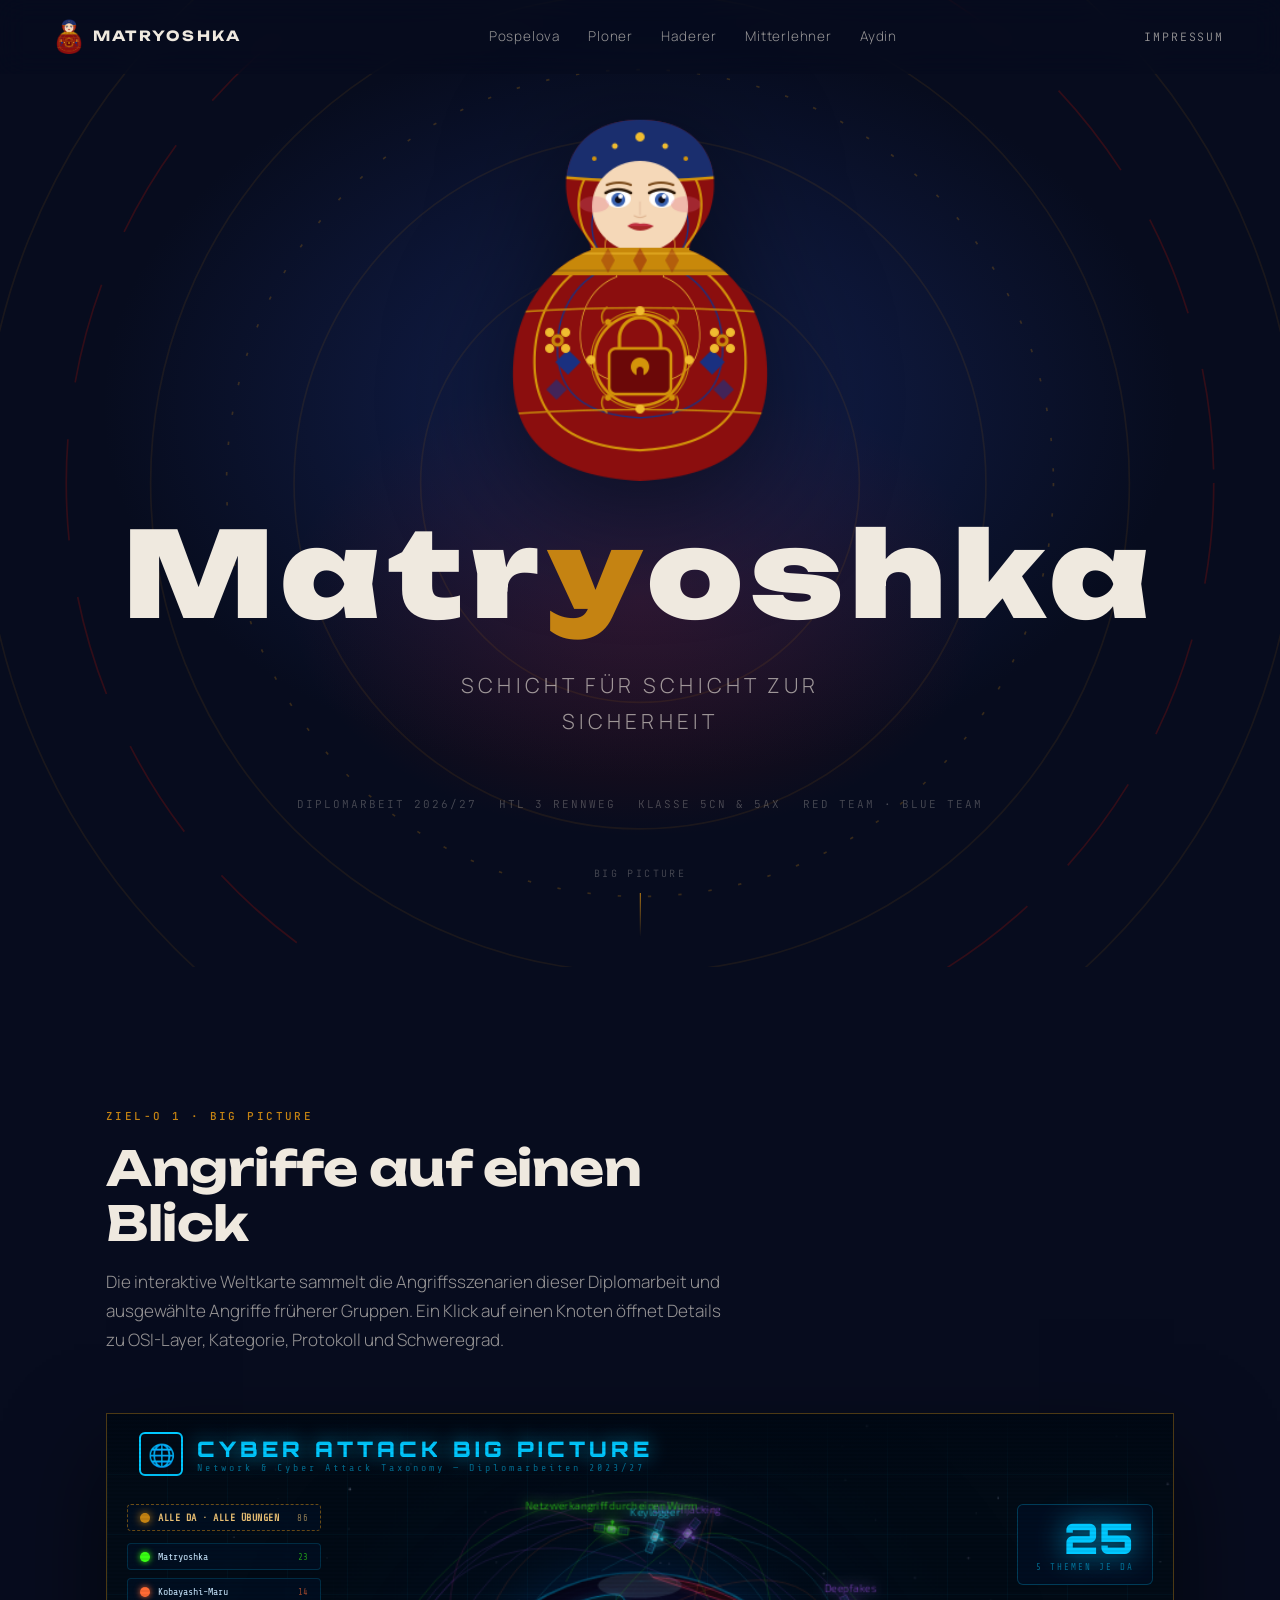
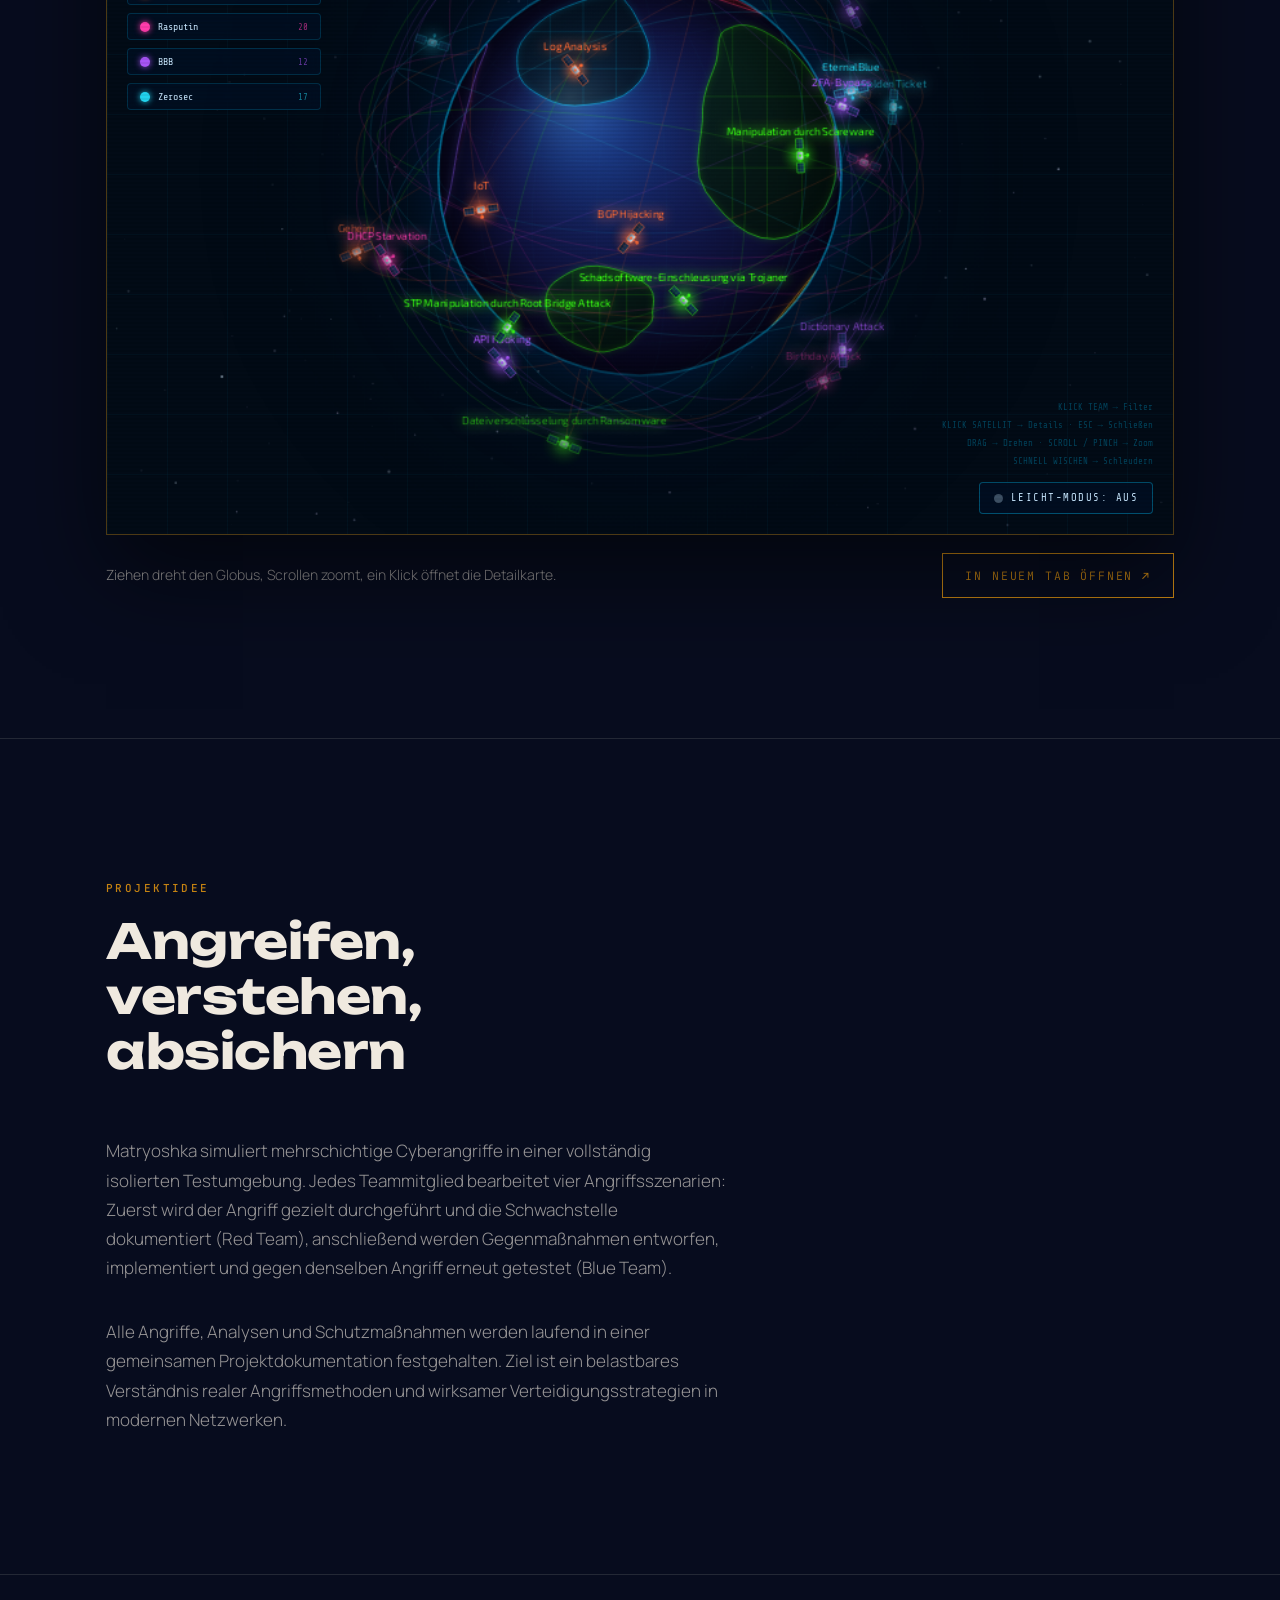
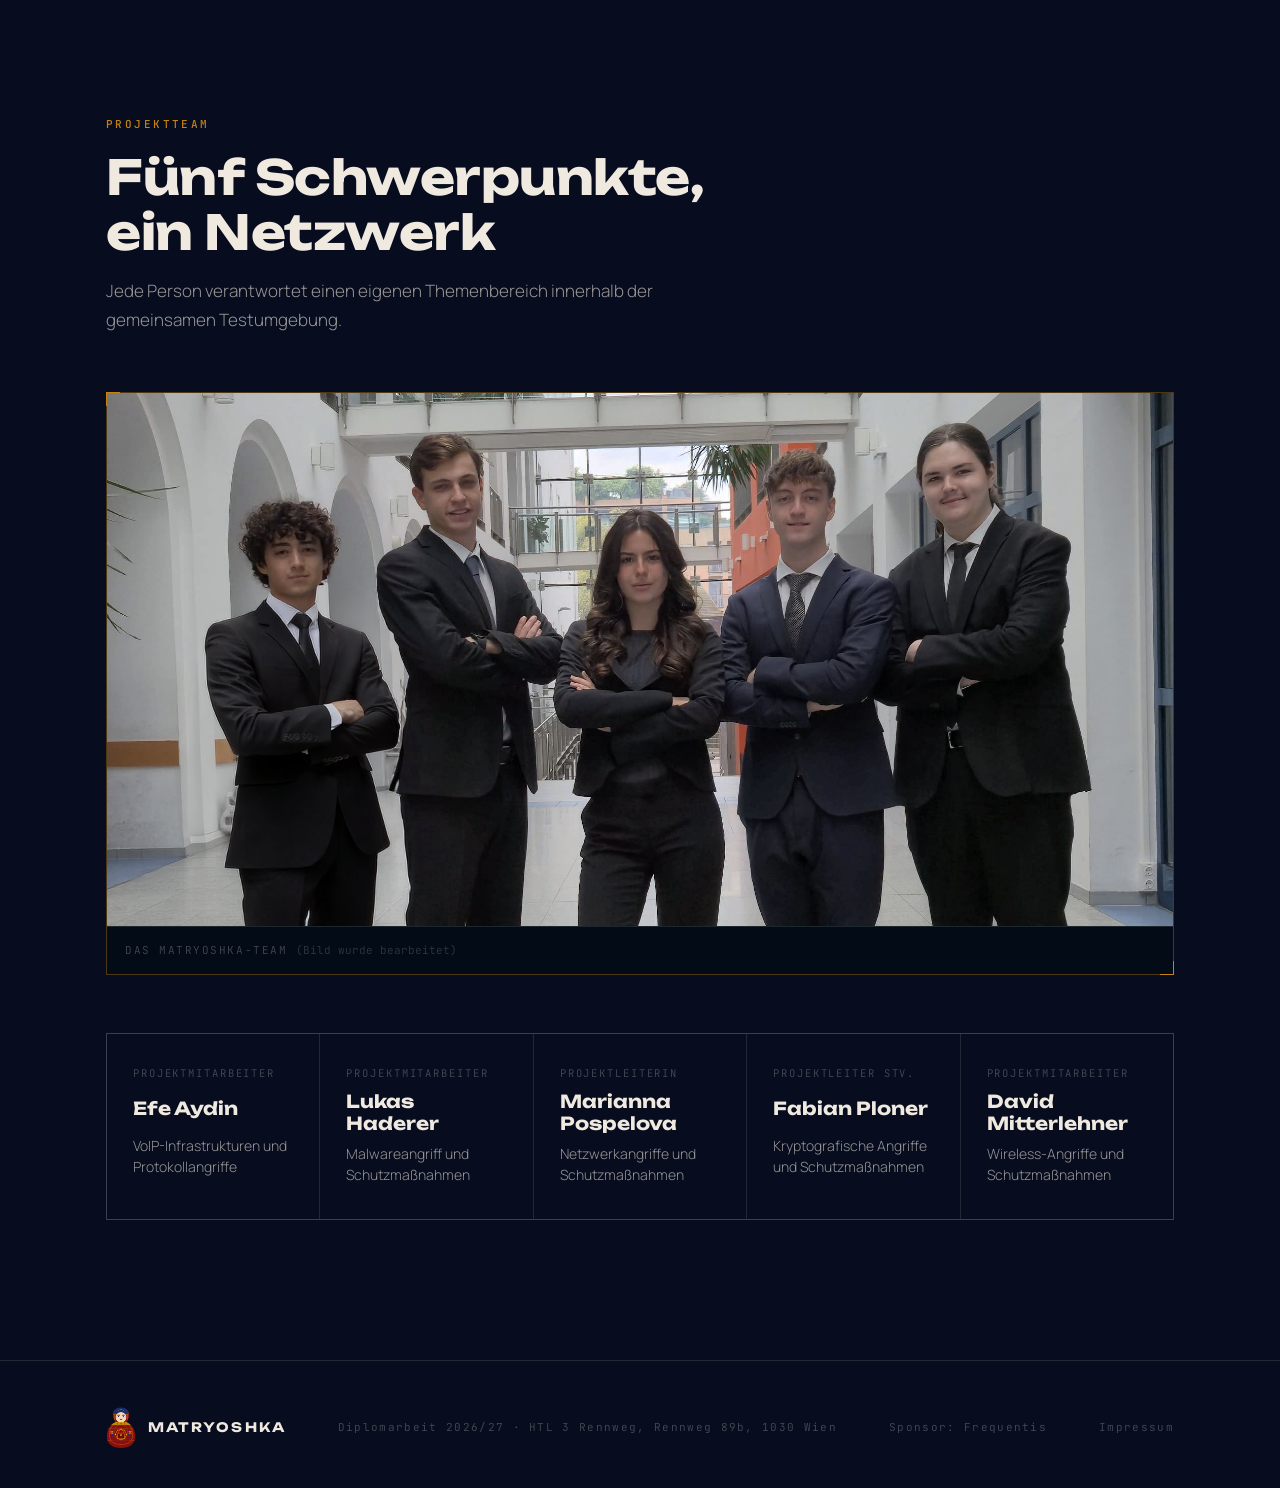
<file: index.html>
<!DOCTYPE html>
<html lang="de">
<head>
<meta charset="UTF-8">
<meta name="viewport" content="width=device-width, initial-scale=1.0">
<title>Matryoshka</title>
<meta name="description" content="Matryoshka: Diplomarbeit der HTL 3 Rennweg zur Simulation und Abwehr mehrschichtiger Cyberangriffe nach dem Red-Blue-Team-Prinzip.">
<link rel="icon" href="assets/logo-mark.png" type="image/png">
<link rel="preconnect" href="https://fonts.googleapis.com">
<link rel="preconnect" href="https://fonts.gstatic.com" crossorigin>
<link href="https://fonts.googleapis.com/css2?family=Unbounded:wght@400;700;900&family=Manrope:wght@300;400;600&family=JetBrains+Mono:wght@400;500&display=swap" rel="stylesheet">
<link rel="stylesheet" href="css/style.css">
</head>
<body>

<a class="skip-link" href="#inhalt">Zum Inhalt springen</a>

<!-- ============ Kopfzeile ============ -->
<header class="topbar">
  <a class="brand" href="index.html">
    <img src="assets/logo-mark.png" alt="Logo Matryoshka">
    <span class="brand-name">Matryoshka</span>
  </a>
  <nav class="team-nav" aria-label="Projektteam">
    <a href="pospelova/index.html">Pospelova</a>
    <a href="ploner/index.html">Ploner</a>
    <a href="haderer/index.html">Haderer</a>
    <a href="mitterlehner/index.html">Mitterlehner</a>
    <a href="aydin/index.html">Aydin</a>
  </nav>
  <a class="imprint-link" href="impressum/index.html">Impressum</a>
</header>

<main id="inhalt">

  <!-- ============ Hero ============ -->
  <section class="hero">
    <svg class="hero-rings" viewBox="0 0 800 800" aria-hidden="true" focusable="false">
      <g stroke="#c58312" stroke-opacity="0.2">
        <circle cx="400" cy="400" r="130" stroke-width="1"/>
        <circle cx="400" cy="400" r="205" stroke-width="1"/>
        <circle cx="400" cy="400" r="290" stroke-width="1"/>
        <circle cx="400" cy="400" r="390" stroke-width="1"/>
      </g>
      <g class="ring-spin">
        <circle cx="400" cy="400" r="245" stroke="#c58312" stroke-opacity="0.5"
                stroke-width="1" stroke-dasharray="2 16"/>
      </g>
      <g class="ring-spin ring-spin--rueck">
        <circle cx="400" cy="400" r="340" stroke="#8a120f" stroke-opacity="0.65"
                stroke-width="1" stroke-dasharray="60 34"/>
      </g>
    </svg>

    <div class="hero-inner">
      <img class="hero-logo" src="assets/logo-mark.png" alt="Matryoshka — Logo der Diplomarbeit">
      <h1 class="hero-title">Matr<span>y</span>oshka</h1>
      <p class="hero-claim">Schicht für Schicht zur Sicherheit</p>
      <div class="hero-meta">
        <span>Diplomarbeit 2026/27</span>
        <span>HTL 3 Rennweg</span>
        <span>Klasse 5CN &amp; 5AX</span>
        <span>Red Team · Blue Team</span>
      </div>
    </div>

    <div class="scroll-hint" aria-hidden="true">
      <span>Big Picture</span>
      <i></i>
    </div>
  </section>

  <!-- ============ Big Picture ============ -->
  <section class="section" id="bigpicture">
    <div class="container">
      <div class="section-kopf reveal">
        <span class="label">Ziel-O 1 · Big Picture</span>
        <h2>Angriffe auf einen Blick</h2>
        <p>
          Die interaktive Weltkarte sammelt die Angriffsszenarien dieser Diplomarbeit
          und ausgewählte Angriffe früherer Gruppen. Ein Klick auf einen Knoten öffnet
          Details zu OSI-Layer, Kategorie, Protokoll und Schweregrad.
        </p>
      </div>

      <div class="bigpicture-rahmen reveal">
        <iframe src="assets/bigpicture.html"
                title="Big Picture — interaktive Übersicht der Cyberangriffe"
                loading="lazy"></iframe>
      </div>

      <div class="bigpicture-fuss reveal">
        <p>Ziehen dreht den Globus, Scrollen zoomt, ein Klick öffnet die Detailkarte.</p>
        <a class="btn" href="assets/bigpicture.html" target="_blank" rel="noopener">
          In neuem Tab öffnen ↗
        </a>
      </div>
    </div>
  </section>

  <!-- ============ Projektidee ============ -->
  <section class="section section--rand" id="projekt">
    <div class="container">
      <div class="section-kopf reveal">
        <span class="label">Projektidee</span>
        <h2>Angreifen, verstehen, absichern</h2>
      </div>
      <div class="section-kopf reveal" style="margin-bottom:0">
        <p>
          Matryoshka simuliert mehrschichtige Cyberangriffe in einer vollständig isolierten
          Testumgebung. Jedes Teammitglied bearbeitet vier Angriffsszenarien: Zuerst wird
          der Angriff gezielt durchgeführt und die Schwachstelle dokumentiert (Red Team),
          anschließend werden Gegenmaßnahmen entworfen, implementiert und gegen denselben
          Angriff erneut getestet (Blue Team).
        </p>
        <p>
          Alle Angriffe, Analysen und Schutzmaßnahmen werden laufend in einer gemeinsamen
          Projektdokumentation festgehalten. Ziel ist ein belastbares Verständnis realer
          Angriffsmethoden und wirksamer Verteidigungsstrategien in modernen Netzwerken.
        </p>
      </div>
    </div>
  </section>

  <!-- ============ Team ============ -->
  <section class="section section--rand" id="team">
    <div class="container">
      <div class="section-kopf reveal">
        <span class="label">Projektteam</span>
        <h2>Fünf Schwerpunkte, ein Netzwerk</h2>
        <p>Jede Person verantwortet einen eigenen Themenbereich innerhalb der gemeinsamen Testumgebung.</p>
      </div>

      <figure class="team-foto reveal">
        <img src="assets/img/matryoshka_gurppenfoto.jpg" alt="Das Matryoshka-Projektteam der HTL 3 Rennweg">
        <figcaption>Das Matryoshka-Team <span class="foto-hinweis">(Bild wurde bearbeitet)</span></figcaption>
      </figure>

      <div class="team-grid reveal">
        <a class="team-karte" href="aydin/index.html">
          <span class="rolle">Projektmitarbeiter</span>
          <span class="name">Efe Aydin</span>
          <span class="thema">VoIP-Infrastrukturen und Protokollangriffe</span>
        </a>
        <a class="team-karte" href="haderer/index.html">
          <span class="rolle">Projektmitarbeiter</span>
          <span class="name">Lukas Haderer</span>
          <span class="thema">Malwareangriff und Schutzmaßnahmen</span>
        </a>
        <a class="team-karte" href="pospelova/index.html">
          <span class="rolle">Projektleiterin</span>
          <span class="name">Marianna Pospelova</span>
          <span class="thema">Netzwerkangriffe und Schutzmaßnahmen</span>
        </a>
        <a class="team-karte" href="ploner/index.html">
          <span class="rolle">Projektleiter Stv.</span>
          <span class="name">Fabian Ploner</span>
          <span class="thema">Kryptografische Angriffe und Schutzmaßnahmen</span>
        </a>
        <a class="team-karte" href="mitterlehner/index.html">
          <span class="rolle">Projektmitarbeiter</span>
          <span class="name">David Mitterlehner</span>
          <span class="thema">Wireless-Angriffe und Schutzmaßnahmen</span>
        </a>
      </div>
    </div>
  </section>

</main>

<!-- ============ Fußzeile ============ -->
<footer class="footer">
  <div class="container footer-inner">
    <div class="footer-marke">
      <img src="assets/logo-mark.png" alt="">
      <span>Matryoshka</span>
    </div>
    <p>Diplomarbeit 2026/27 · HTL 3 Rennweg, Rennweg 89b, 1030 Wien</p>
    <p class="footer-sponsor">Sponsor: <a href="https://www.frequentis.com/de" target="_blank" rel="noopener">Frequentis</a></p>
    <p><a href="impressum/index.html">Impressum</a></p>
  </div>
</footer>

<script src="js/main.js"></script>
</body>
</html>
</file>
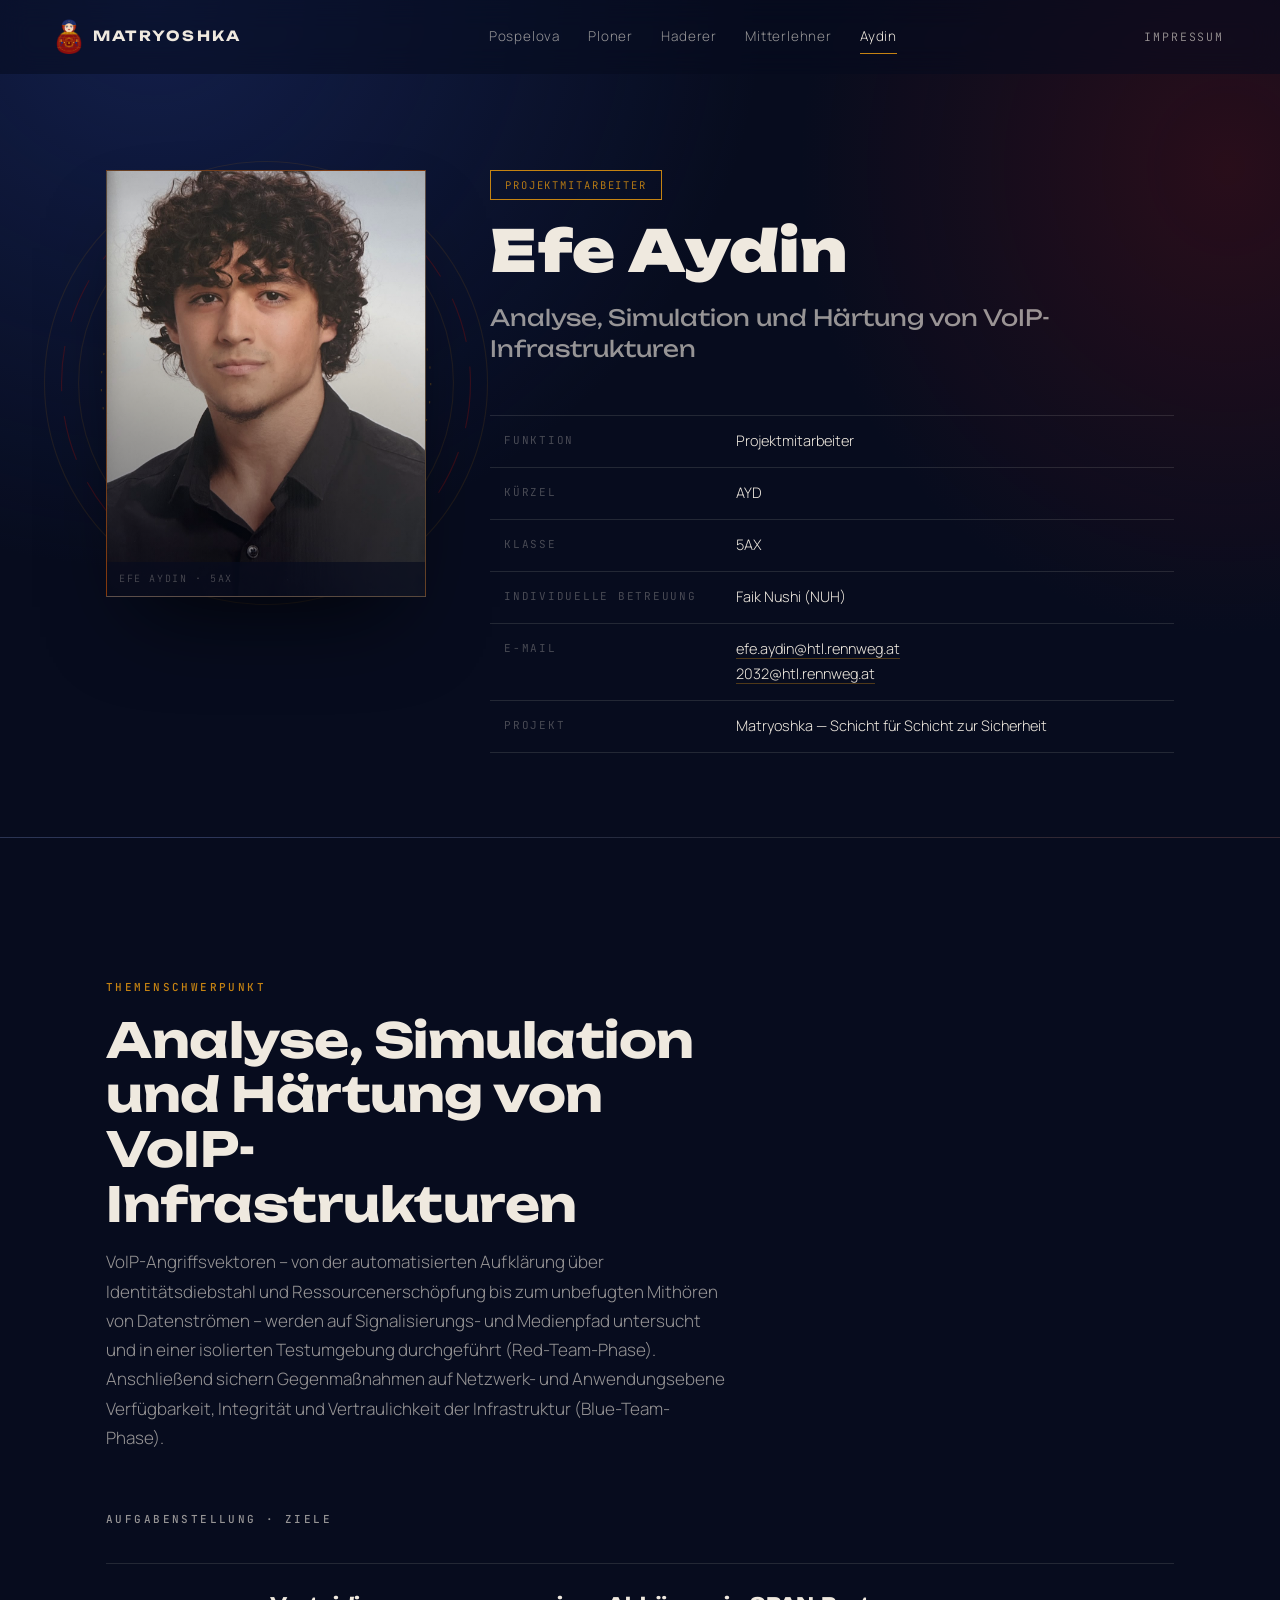
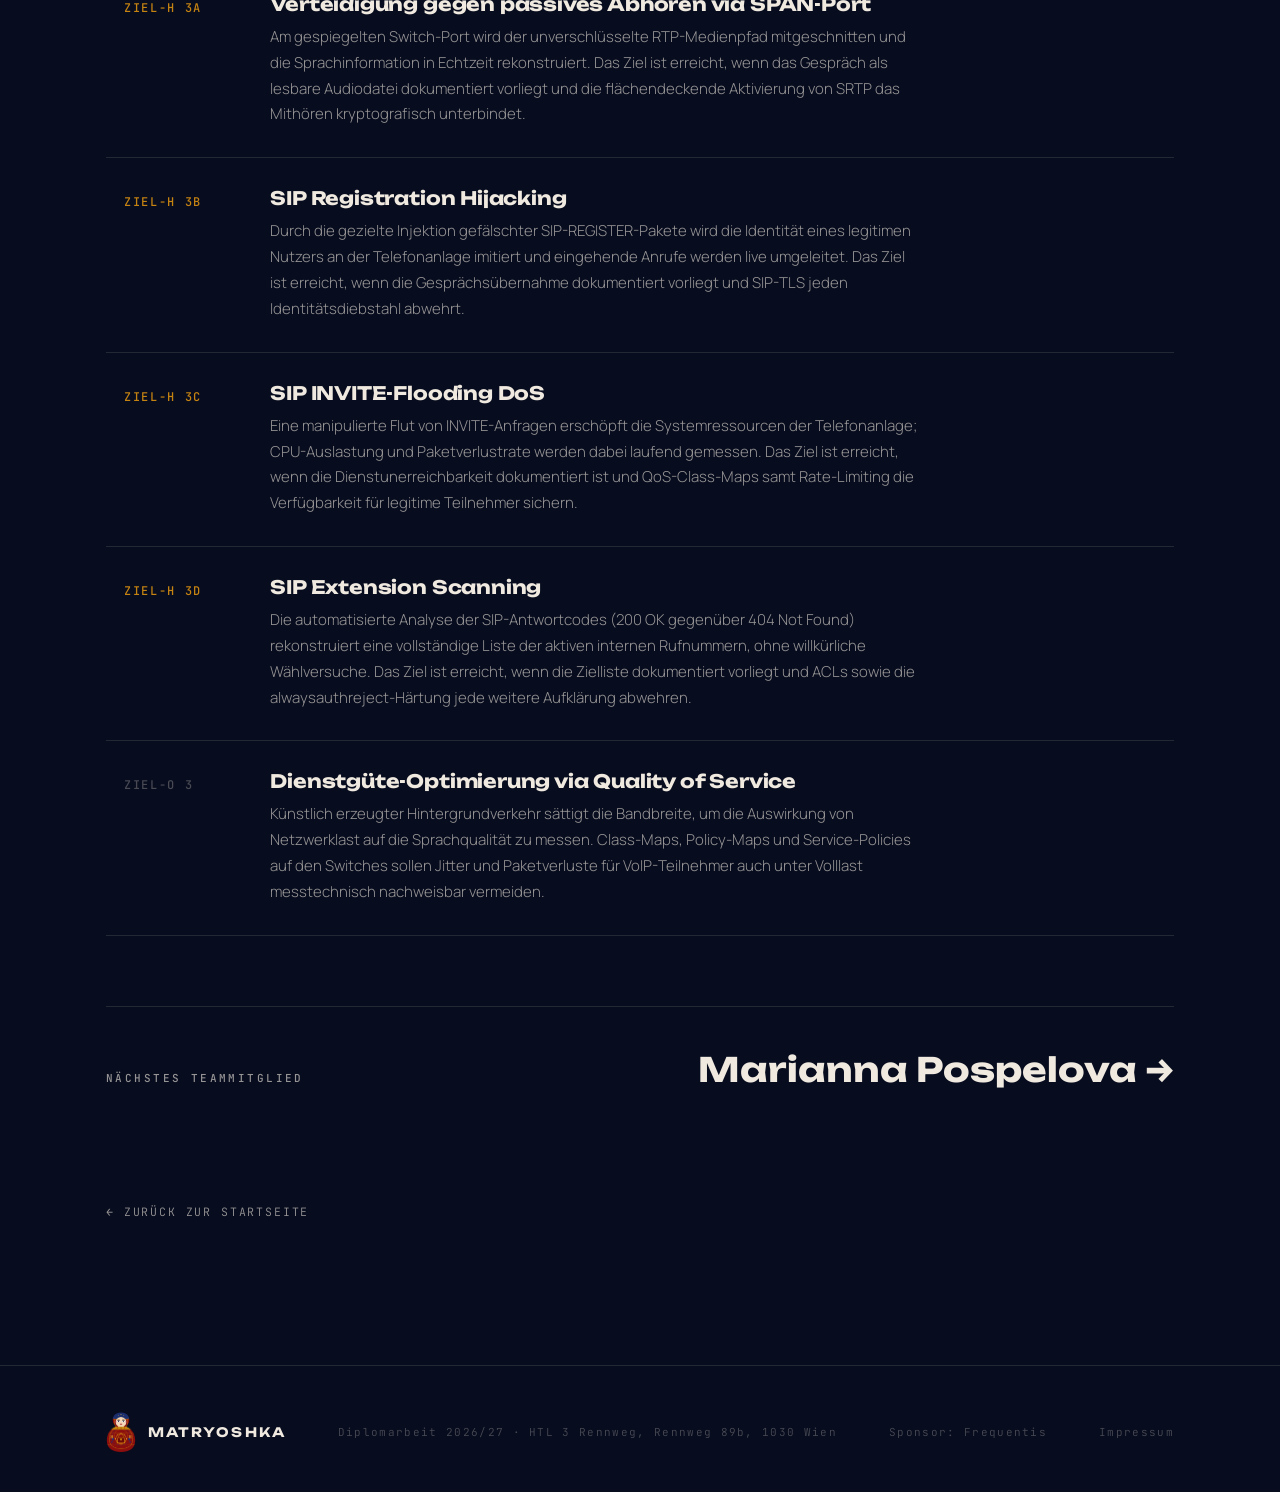
<file: aydin/index.html>
<!DOCTYPE html>
<html lang="de">
<head>
<meta charset="UTF-8">
<meta name="viewport" content="width=device-width, initial-scale=1.0">
<title>Efe Aydin — Matryoshka</title>
<meta name="description" content="Efe Aydin, Projektmitarbeiter der Diplomarbeit Matryoshka: Analyse, Simulation und Härtung von VoIP-Infrastrukturen.">
<link rel="icon" href="../assets/logo-mark.png" type="image/png">
<link rel="preconnect" href="https://fonts.googleapis.com">
<link rel="preconnect" href="https://fonts.gstatic.com" crossorigin>
<link href="https://fonts.googleapis.com/css2?family=Unbounded:wght@400;700;900&family=Manrope:wght@300;400;600&family=JetBrains+Mono:wght@400;500&display=swap" rel="stylesheet">
<link rel="stylesheet" href="../css/style.css">
</head>
<body>

<a class="skip-link" href="#inhalt">Zum Inhalt springen</a>

<header class="topbar">
  <a class="brand" href="../index.html">
    <img src="../assets/logo-mark.png" alt="Logo Matryoshka">
    <span class="brand-name">Matryoshka</span>
  </a>
  <nav class="team-nav" aria-label="Projektteam">
    <a href="../pospelova/index.html">Pospelova</a>
    <a href="../ploner/index.html">Ploner</a>
    <a href="../haderer/index.html">Haderer</a>
    <a href="../mitterlehner/index.html">Mitterlehner</a>
    <a href="../aydin/index.html" aria-current="page">Aydin</a>
  </nav>
  <a class="imprint-link" href="../impressum/index.html">Impressum</a>
</header>

<main id="inhalt">

  <!-- ============ Person ============ -->
  <section class="person-hero">
    <div class="container person-grid">

      <div class="portrait-buehne">
        <svg class="portrait-ringe" viewBox="0 0 400 400" aria-hidden="true" focusable="false">
          <g stroke="#c58312" stroke-opacity="0.2">
            <circle cx="200" cy="200" r="120" stroke-width="1"/>
            <circle cx="200" cy="200" r="165" stroke-width="1"/>
            <circle cx="200" cy="200" r="195" stroke-width="1"/>
          </g>
          <g class="ring-spin">
            <circle cx="200" cy="200" r="145" stroke="#c58312" stroke-opacity="0.55" stroke-width="1" stroke-dasharray="2 14"/>
          </g>
          <g class="ring-spin ring-spin--rueck">
            <circle cx="200" cy="200" r="180" stroke="#8a120f" stroke-opacity="0.6" stroke-width="1" stroke-dasharray="40 22"/>
          </g>
        </svg>

        <figure class="portrait">          <span class="initialen" aria-hidden="true">EA</span>
          <img src="../assets/img/aydin.jpeg" alt="Portrait von Efe Aydin"
               onerror="this.remove()">
          <figcaption>Efe Aydin · 5AX</figcaption>
        </figure>
      </div>

      <div class="person-kopf">
        <span class="person-rolle">Projektmitarbeiter</span>
        <h1>Efe Aydin</h1>
        <p class="person-schwerpunkt">Analyse, Simulation und Härtung von VoIP-Infrastrukturen</p>

        <dl class="datenblatt">
          <div class="datenblatt-zeile"><dt>Funktion</dt><dd>Projektmitarbeiter</dd></div>
          <div class="datenblatt-zeile"><dt>Kürzel</dt><dd>AYD</dd></div>
          <div class="datenblatt-zeile"><dt>Klasse</dt><dd>5AX</dd></div>
          <div class="datenblatt-zeile"><dt>Individuelle Betreuung</dt><dd>Faik Nushi (NUH)</dd></div>
          <div class="datenblatt-zeile"><dt>E-Mail</dt><dd>
            <a href="mailto:efe.aydin@htl.rennweg.at">efe.aydin@htl.rennweg.at</a><br>
            <a href="mailto:2032@htl.rennweg.at">2032@htl.rennweg.at</a>
          </dd></div>
          <div class="datenblatt-zeile"><dt>Projekt</dt><dd>Matryoshka — Schicht für Schicht zur Sicherheit</dd></div>
        </dl>
      </div>

    </div>
  </section>

  <!-- ============ Aufgabenbereich ============ -->
  <section class="section">
    <div class="container">
      <div class="section-kopf reveal">
        <span class="label">Themenschwerpunkt</span>
        <h2>Analyse, Simulation und Härtung von VoIP-Infrastrukturen</h2>
        <p>VoIP-Angriffsvektoren – von der automatisierten Aufklärung über Identitätsdiebstahl und Ressourcenerschöpfung bis zum unbefugten Mithören von Datenströmen – werden auf Signalisierungs- und Medienpfad untersucht und in einer isolierten Testumgebung durchgeführt (Red-Team-Phase). Anschließend sichern Gegenmaßnahmen auf Netzwerk- und Anwendungsebene Verfügbarkeit, Integrität und Vertraulichkeit der Infrastruktur (Blue-Team-Phase).</p>
      </div>

      <div class="section-kopf reveal" style="margin-bottom:34px">
        <span class="label label--still">Aufgabenstellung · Ziele</span>
      </div>

      <div class="schichten">
        <article class="schicht reveal">
          <span class="schicht-kennung">ZIEL-H 3A</span>
          <div>
            <h3>Verteidigung gegen passives Abhören via SPAN-Port</h3>
            <p>Am gespiegelten Switch-Port wird der unverschlüsselte RTP-Medienpfad mitgeschnitten und die Sprachinformation in Echtzeit rekonstruiert. Das Ziel ist erreicht, wenn das Gespräch als lesbare Audiodatei dokumentiert vorliegt und die flächendeckende Aktivierung von SRTP das Mithören kryptografisch unterbindet.</p>
          </div>
        </article>
        <article class="schicht reveal">
          <span class="schicht-kennung">ZIEL-H 3B</span>
          <div>
            <h3>SIP Registration Hijacking</h3>
            <p>Durch die gezielte Injektion gefälschter SIP-REGISTER-Pakete wird die Identität eines legitimen Nutzers an der Telefonanlage imitiert und eingehende Anrufe werden live umgeleitet. Das Ziel ist erreicht, wenn die Gesprächsübernahme dokumentiert vorliegt und SIP-TLS jeden Identitätsdiebstahl abwehrt.</p>
          </div>
        </article>
        <article class="schicht reveal">
          <span class="schicht-kennung">ZIEL-H 3C</span>
          <div>
            <h3>SIP INVITE-Flooding DoS</h3>
            <p>Eine manipulierte Flut von INVITE-Anfragen erschöpft die Systemressourcen der Telefonanlage; CPU-Auslastung und Paketverlustrate werden dabei laufend gemessen. Das Ziel ist erreicht, wenn die Dienstunerreichbarkeit dokumentiert ist und QoS-Class-Maps samt Rate-Limiting die Verfügbarkeit für legitime Teilnehmer sichern.</p>
          </div>
        </article>
        <article class="schicht reveal">
          <span class="schicht-kennung">ZIEL-H 3D</span>
          <div>
            <h3>SIP Extension Scanning</h3>
            <p>Die automatisierte Analyse der SIP-Antwortcodes (200 OK gegenüber 404 Not Found) rekonstruiert eine vollständige Liste der aktiven internen Rufnummern, ohne willkürliche Wählversuche. Das Ziel ist erreicht, wenn die Zielliste dokumentiert vorliegt und ACLs sowie die alwaysauthreject-Härtung jede weitere Aufklärung abwehren.</p>
          </div>
        </article>
        <article class="schicht schicht--optional reveal">
          <span class="schicht-kennung">ZIEL-O 3</span>
          <div>
            <h3>Dienstgüte-Optimierung via Quality of Service</h3>
            <p>Künstlich erzeugter Hintergrundverkehr sättigt die Bandbreite, um die Auswirkung von Netzwerklast auf die Sprachqualität zu messen. Class-Maps, Policy-Maps und Service-Policies auf den Switches sollen Jitter und Paketverluste für VoIP-Teilnehmer auch unter Volllast messtechnisch nachweisbar vermeiden.</p>
          </div>
        </article>
      </div>

      <a class="naechste" href="../pospelova/index.html">
        <span class="label label--still">Nächstes Teammitglied</span>
        <span class="name">Marianna Pospelova →</span>
      </a>

      <a class="zurueck" href="../index.html">← Zurück zur Startseite</a>
    </div>
  </section>

</main>

<!-- ============ Fußzeile ============ -->
<footer class="footer">
  <div class="container footer-inner">
    <div class="footer-marke">
      <img src="../assets/logo-mark.png" alt="">
      <span>Matryoshka</span>
    </div>
    <p>Diplomarbeit 2026/27 · HTL 3 Rennweg, Rennweg 89b, 1030 Wien</p>
    <p class="footer-sponsor">Sponsor: <a href="https://www.frequentis.com/de" target="_blank" rel="noopener">Frequentis</a></p>
    <p><a href="../impressum/index.html">Impressum</a></p>
  </div>
</footer>

<script src="../js/main.js"></script>
</body>
</html>
</file>
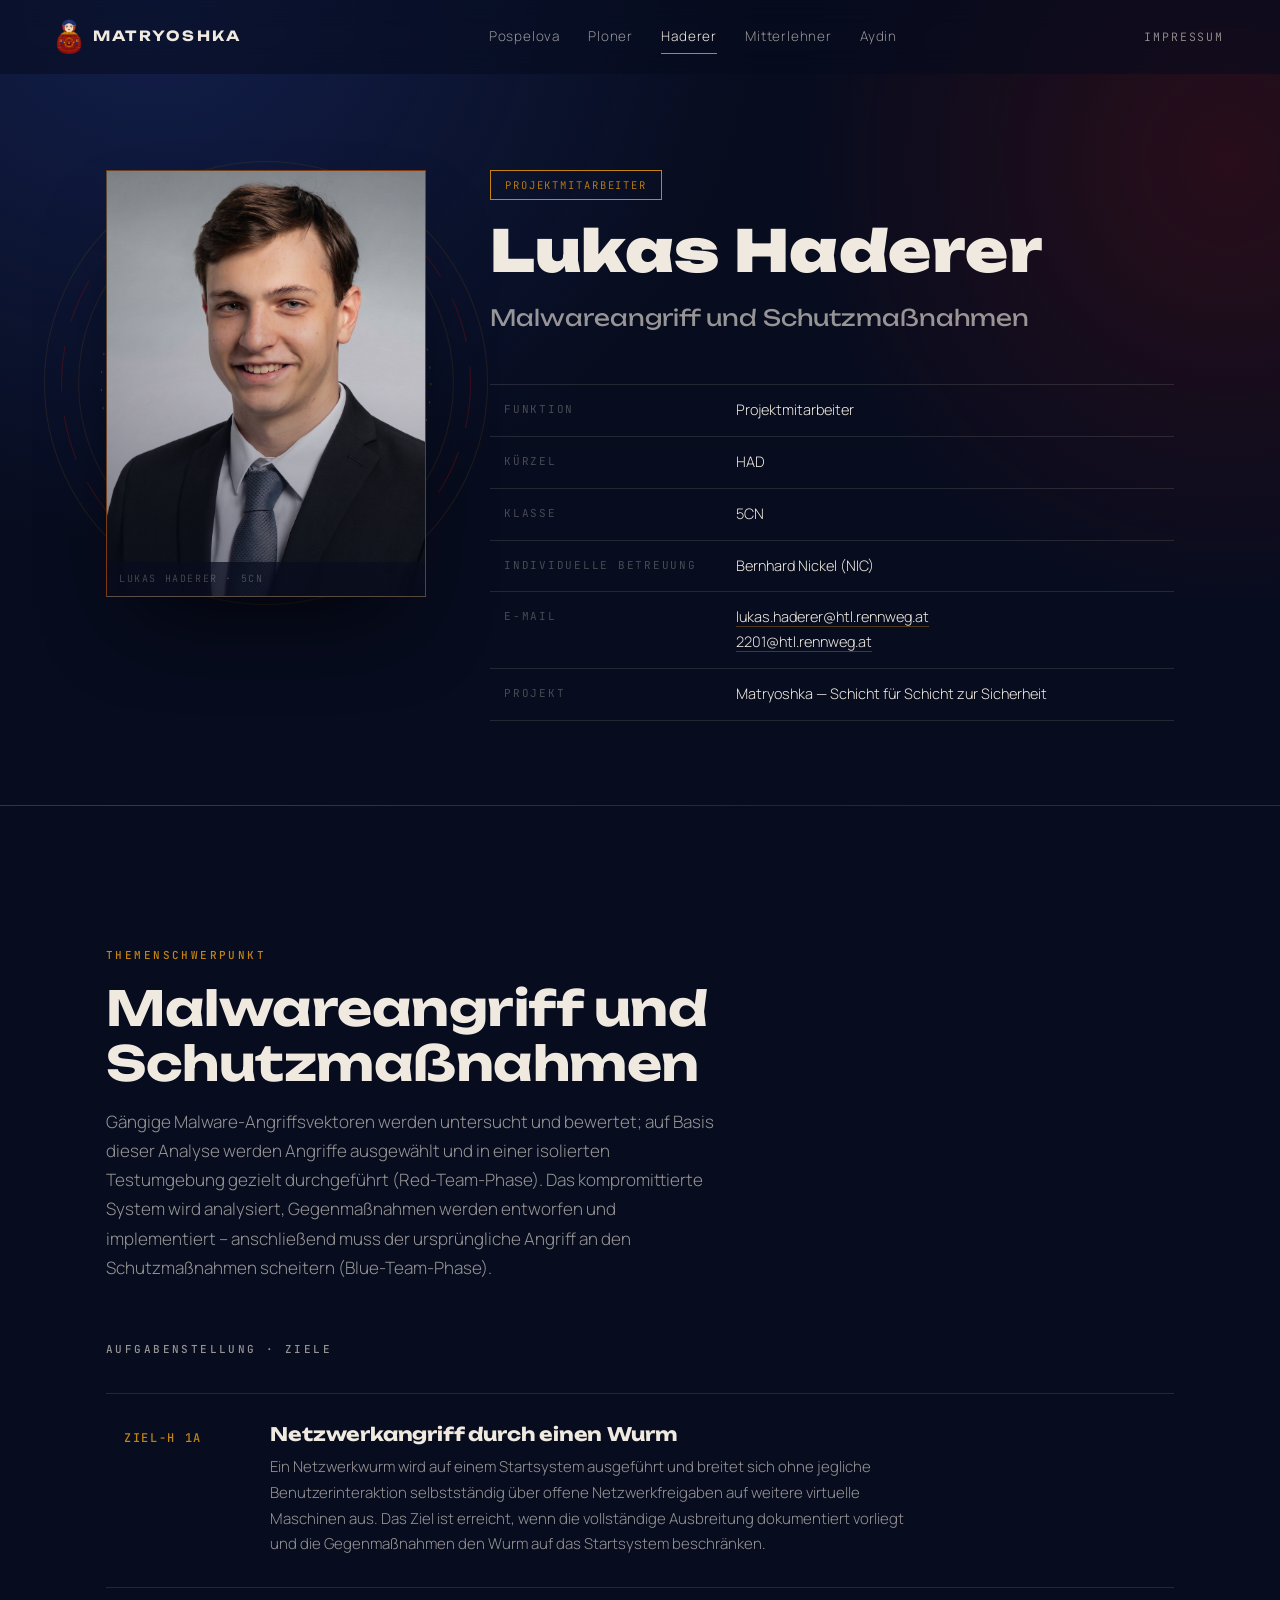
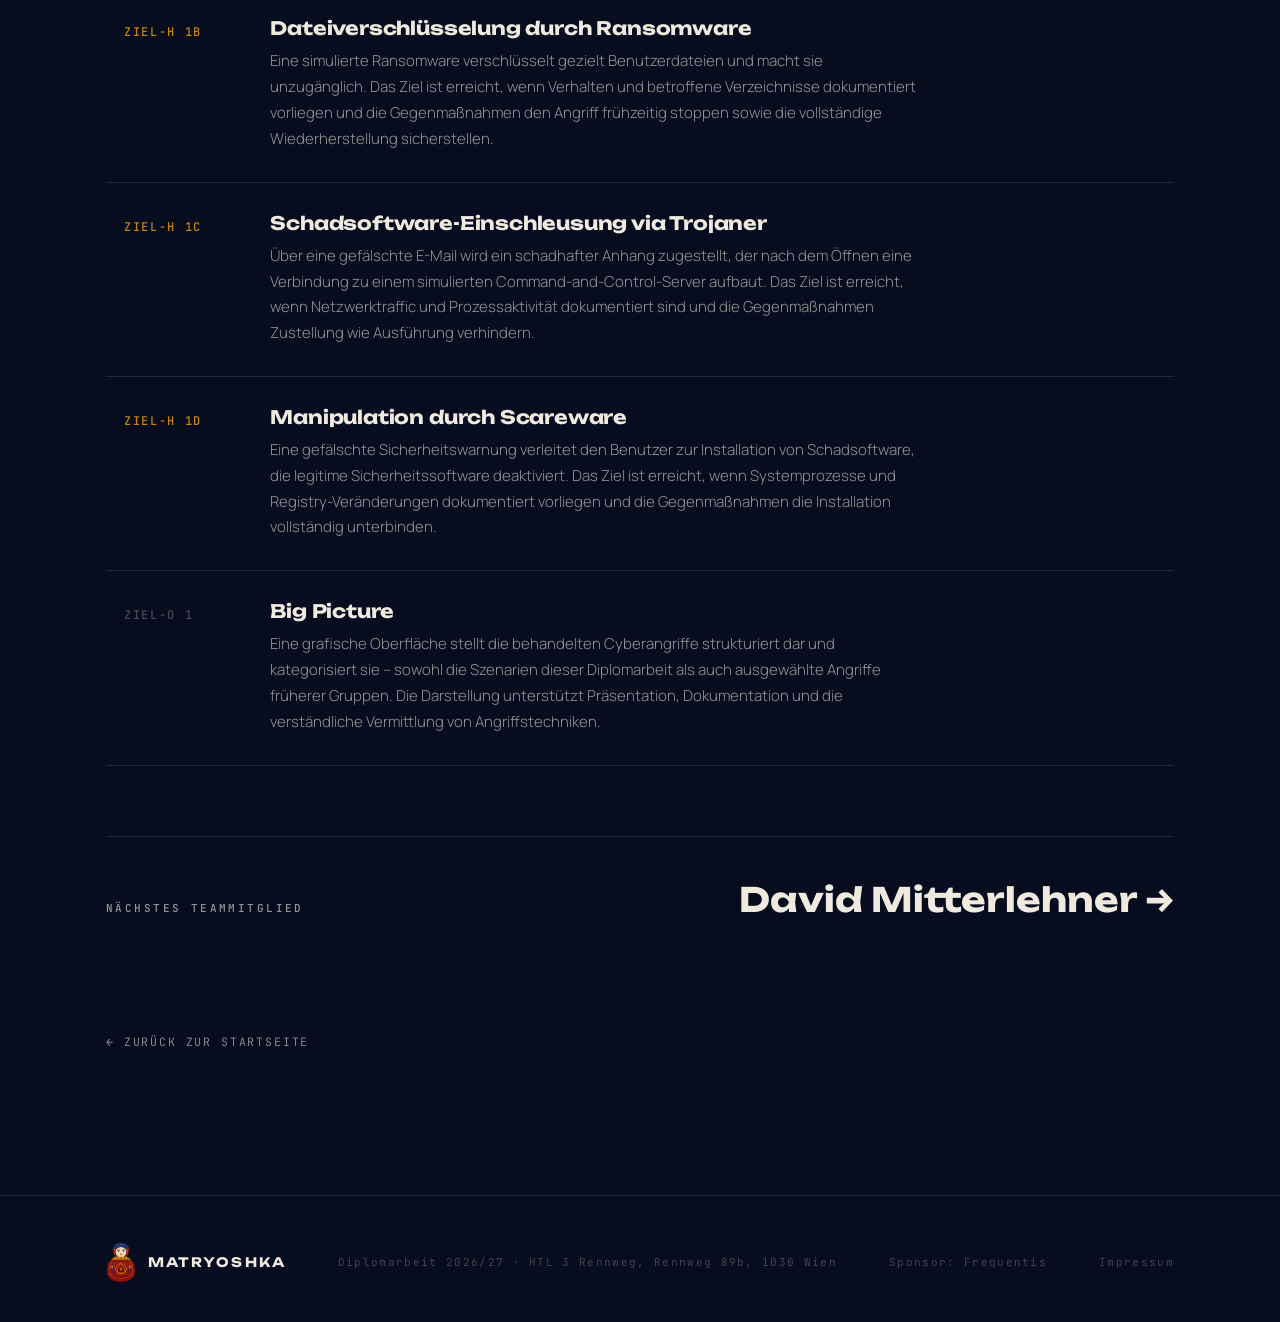
<file: haderer/index.html>
<!DOCTYPE html>
<html lang="de">
<head>
<meta charset="UTF-8">
<meta name="viewport" content="width=device-width, initial-scale=1.0">
<title>Lukas Haderer — Matryoshka</title>
<meta name="description" content="Lukas Haderer, Projektmitarbeiter der Diplomarbeit Matryoshka: Malwareangriff und Schutzmaßnahmen.">
<link rel="icon" href="../assets/logo-mark.png" type="image/png">
<link rel="preconnect" href="https://fonts.googleapis.com">
<link rel="preconnect" href="https://fonts.gstatic.com" crossorigin>
<link href="https://fonts.googleapis.com/css2?family=Unbounded:wght@400;700;900&family=Manrope:wght@300;400;600&family=JetBrains+Mono:wght@400;500&display=swap" rel="stylesheet">
<link rel="stylesheet" href="../css/style.css">
</head>
<body>

<a class="skip-link" href="#inhalt">Zum Inhalt springen</a>

<header class="topbar">
  <a class="brand" href="../index.html">
    <img src="../assets/logo-mark.png" alt="Logo Matryoshka">
    <span class="brand-name">Matryoshka</span>
  </a>
  <nav class="team-nav" aria-label="Projektteam">
    <a href="../pospelova/index.html">Pospelova</a>
    <a href="../ploner/index.html">Ploner</a>
    <a href="index.html" aria-current="page">Haderer</a>
    <a href="../mitterlehner/index.html">Mitterlehner</a>
    <a href="../aydin/index.html">Aydin</a>
  </nav>
  <a class="imprint-link" href="../impressum/index.html">Impressum</a>
</header>

<main id="inhalt">

  <!-- ============ Person ============ -->
  <section class="person-hero">
    <div class="container person-grid">

      <div class="portrait-buehne">
        <svg class="portrait-ringe" viewBox="0 0 400 400" aria-hidden="true" focusable="false">
          <g stroke="#c58312" stroke-opacity="0.2">
            <circle cx="200" cy="200" r="120" stroke-width="1"/>
            <circle cx="200" cy="200" r="165" stroke-width="1"/>
            <circle cx="200" cy="200" r="195" stroke-width="1"/>
          </g>
          <g class="ring-spin">
            <circle cx="200" cy="200" r="145" stroke="#c58312" stroke-opacity="0.55" stroke-width="1" stroke-dasharray="2 14"/>
          </g>
          <g class="ring-spin ring-spin--rueck">
            <circle cx="200" cy="200" r="180" stroke="#8a120f" stroke-opacity="0.6" stroke-width="1" stroke-dasharray="40 22"/>
          </g>
        </svg>

        <figure class="portrait">          <span class="initialen" aria-hidden="true">LH</span>
          <img src="../assets/img/haderer.jpeg" alt="Portrait von Lukas Haderer"
               onerror="this.remove()">
          <figcaption>Lukas Haderer · 5CN</figcaption>
        </figure>
      </div>

      <div class="person-kopf">
        <span class="person-rolle">Projektmitarbeiter</span>
        <h1>Lukas Haderer</h1>
        <p class="person-schwerpunkt">Malwareangriff und Schutzmaßnahmen</p>

        <dl class="datenblatt">
          <div class="datenblatt-zeile"><dt>Funktion</dt><dd>Projektmitarbeiter</dd></div>
          <div class="datenblatt-zeile"><dt>Kürzel</dt><dd>HAD</dd></div>
          <div class="datenblatt-zeile"><dt>Klasse</dt><dd>5CN</dd></div>
          <div class="datenblatt-zeile"><dt>Individuelle Betreuung</dt><dd>Bernhard Nickel (NIC)</dd></div>
          <div class="datenblatt-zeile"><dt>E-Mail</dt><dd>
            <a href="mailto:lukas.haderer@htl.rennweg.at">lukas.haderer@htl.rennweg.at</a><br>
            <a href="mailto:2201@htl.rennweg.at">2201@htl.rennweg.at</a>
          </dd></div>
          <div class="datenblatt-zeile"><dt>Projekt</dt><dd>Matryoshka — Schicht für Schicht zur Sicherheit</dd></div>
        </dl>
      </div>

    </div>
  </section>

  <!-- ============ Aufgabenbereich ============ -->
  <section class="section">
    <div class="container">
      <div class="section-kopf reveal">
        <span class="label">Themenschwerpunkt</span>
        <h2>Malwareangriff und Schutzmaßnahmen</h2>
        <p>Gängige Malware-Angriffsvektoren werden untersucht und bewertet; auf Basis dieser Analyse werden Angriffe ausgewählt und in einer isolierten Testumgebung gezielt durchgeführt (Red-Team-Phase). Das kompromittierte System wird analysiert, Gegenmaßnahmen werden entworfen und implementiert – anschließend muss der ursprüngliche Angriff an den Schutzmaßnahmen scheitern (Blue-Team-Phase).</p>
      </div>

      <div class="section-kopf reveal" style="margin-bottom:34px">
        <span class="label label--still">Aufgabenstellung · Ziele</span>
      </div>

      <div class="schichten">
        <article class="schicht reveal">
          <span class="schicht-kennung">ZIEL-H 1A</span>
          <div>
            <h3>Netzwerkangriff durch einen Wurm</h3>
            <p>Ein Netzwerkwurm wird auf einem Startsystem ausgeführt und breitet sich ohne jegliche Benutzerinteraktion selbstständig über offene Netzwerkfreigaben auf weitere virtuelle Maschinen aus. Das Ziel ist erreicht, wenn die vollständige Ausbreitung dokumentiert vorliegt und die Gegenmaßnahmen den Wurm auf das Startsystem beschränken.</p>
          </div>
        </article>
        <article class="schicht reveal">
          <span class="schicht-kennung">ZIEL-H 1B</span>
          <div>
            <h3>Dateiverschlüsselung durch Ransomware</h3>
            <p>Eine simulierte Ransomware verschlüsselt gezielt Benutzerdateien und macht sie unzugänglich. Das Ziel ist erreicht, wenn Verhalten und betroffene Verzeichnisse dokumentiert vorliegen und die Gegenmaßnahmen den Angriff frühzeitig stoppen sowie die vollständige Wiederherstellung sicherstellen.</p>
          </div>
        </article>
        <article class="schicht reveal">
          <span class="schicht-kennung">ZIEL-H 1C</span>
          <div>
            <h3>Schadsoftware-Einschleusung via Trojaner</h3>
            <p>Über eine gefälschte E-Mail wird ein schadhafter Anhang zugestellt, der nach dem Öffnen eine Verbindung zu einem simulierten Command-and-Control-Server aufbaut. Das Ziel ist erreicht, wenn Netzwerktraffic und Prozessaktivität dokumentiert sind und die Gegenmaßnahmen Zustellung wie Ausführung verhindern.</p>
          </div>
        </article>
        <article class="schicht reveal">
          <span class="schicht-kennung">ZIEL-H 1D</span>
          <div>
            <h3>Manipulation durch Scareware</h3>
            <p>Eine gefälschte Sicherheitswarnung verleitet den Benutzer zur Installation von Schadsoftware, die legitime Sicherheitssoftware deaktiviert. Das Ziel ist erreicht, wenn Systemprozesse und Registry-Veränderungen dokumentiert vorliegen und die Gegenmaßnahmen die Installation vollständig unterbinden.</p>
          </div>
        </article>
        <article class="schicht schicht--optional reveal">
          <span class="schicht-kennung">ZIEL-O 1</span>
          <div>
            <h3>Big Picture</h3>
            <p>Eine grafische Oberfläche stellt die behandelten Cyberangriffe strukturiert dar und kategorisiert sie – sowohl die Szenarien dieser Diplomarbeit als auch ausgewählte Angriffe früherer Gruppen. Die Darstellung unterstützt Präsentation, Dokumentation und die verständliche Vermittlung von Angriffstechniken.</p>
          </div>
        </article>
      </div>

      <a class="naechste" href="../mitterlehner/index.html">
        <span class="label label--still">Nächstes Teammitglied</span>
        <span class="name">David Mitterlehner →</span>
      </a>

      <a class="zurueck" href="../index.html">← Zurück zur Startseite</a>
    </div>
  </section>

</main>

<!-- ============ Fußzeile ============ -->
<footer class="footer">
  <div class="container footer-inner">
    <div class="footer-marke">
      <img src="../assets/logo-mark.png" alt="">
      <span>Matryoshka</span>
    </div>
    <p>Diplomarbeit 2026/27 · HTL 3 Rennweg, Rennweg 89b, 1030 Wien</p>
    <p class="footer-sponsor">Sponsor: <a href="https://www.frequentis.com/de" target="_blank" rel="noopener">Frequentis</a></p>
    <p><a href="../impressum/index.html">Impressum</a></p>
  </div>
</footer>

<script src="../js/main.js"></script>
</body>
</html>
</file>
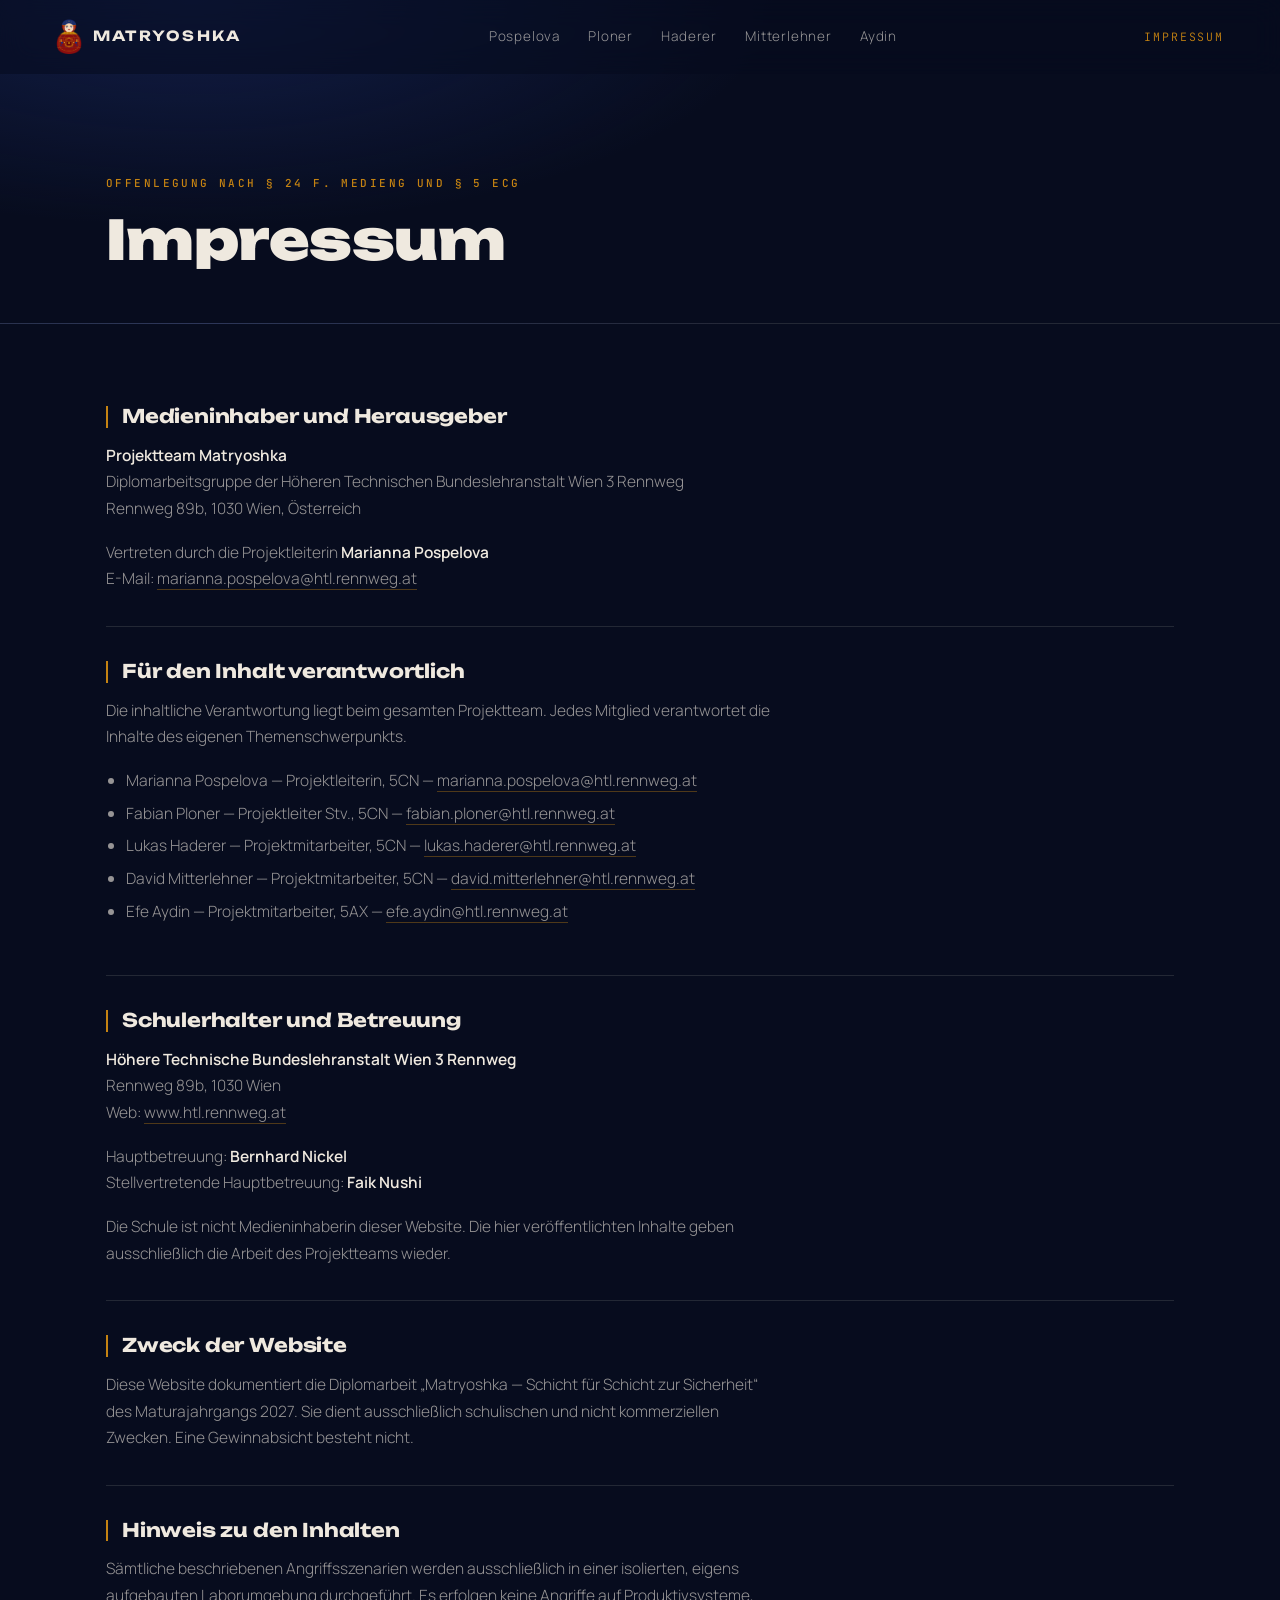
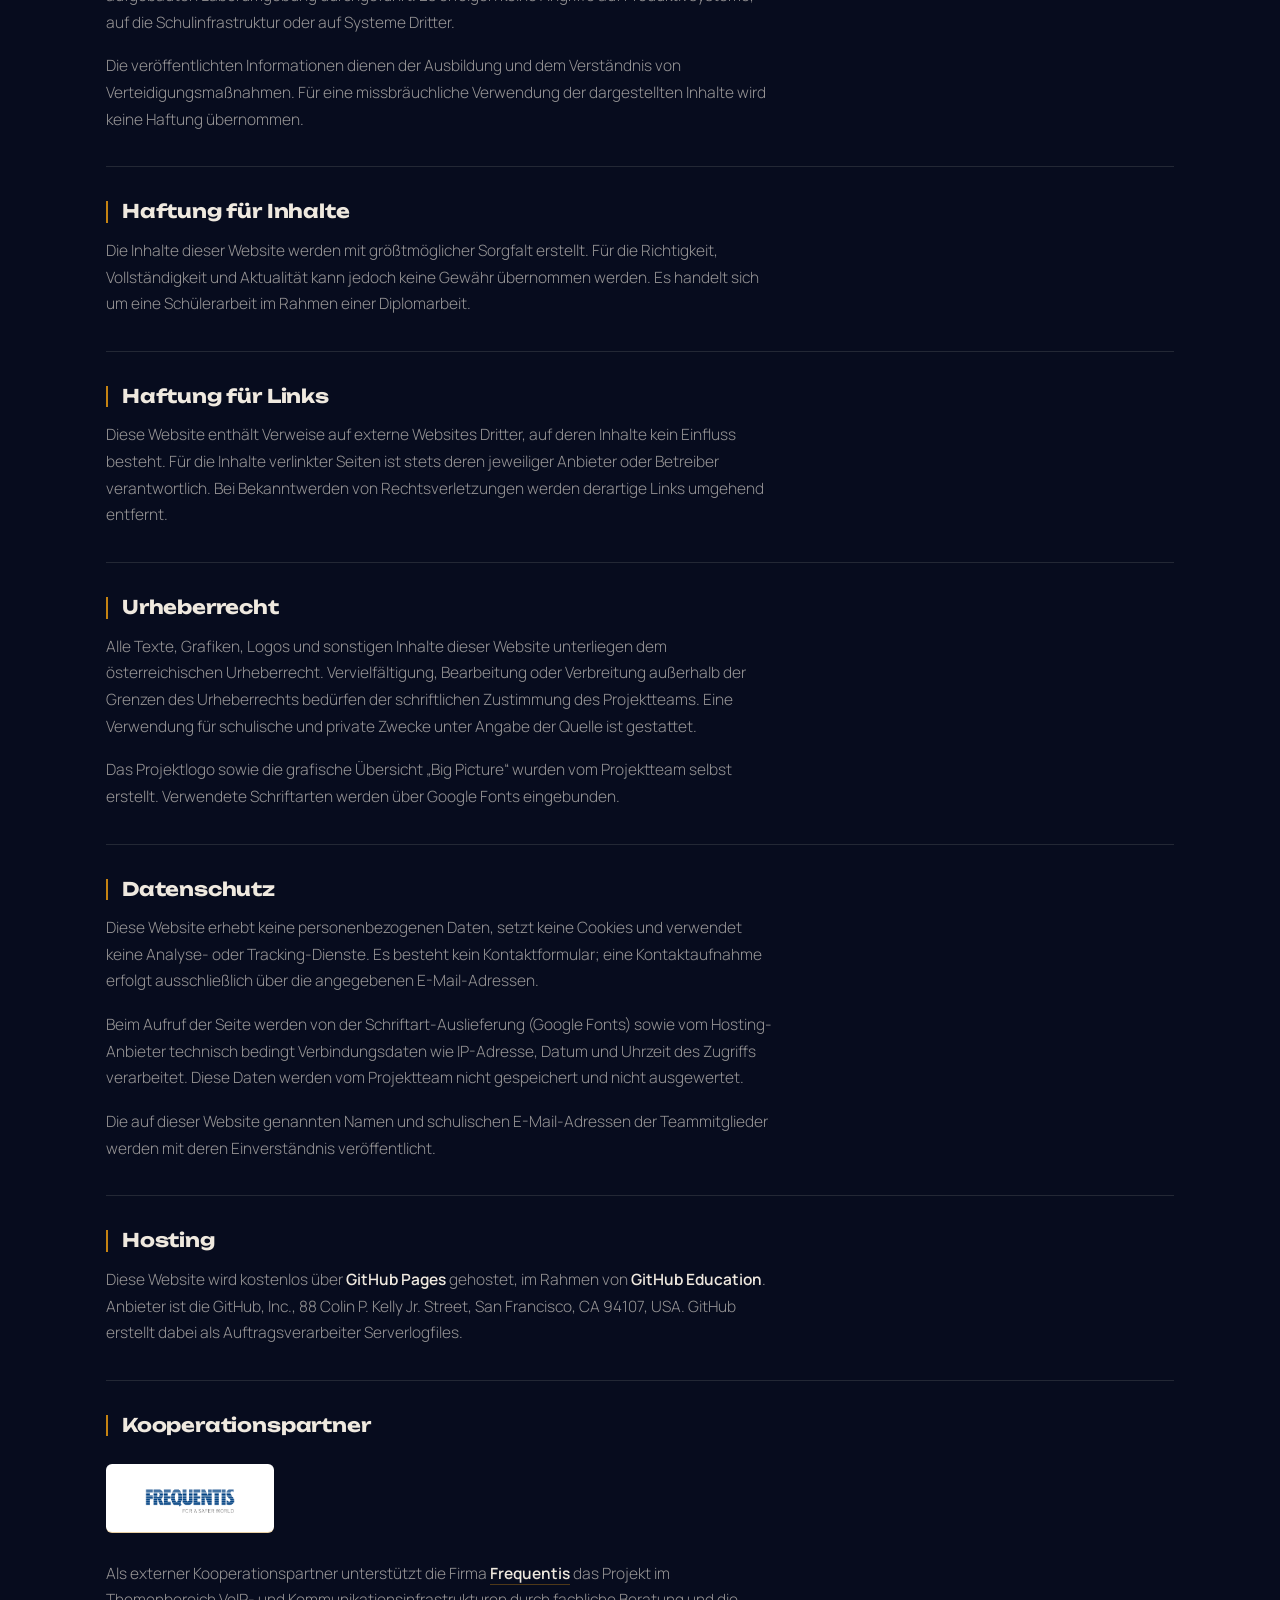
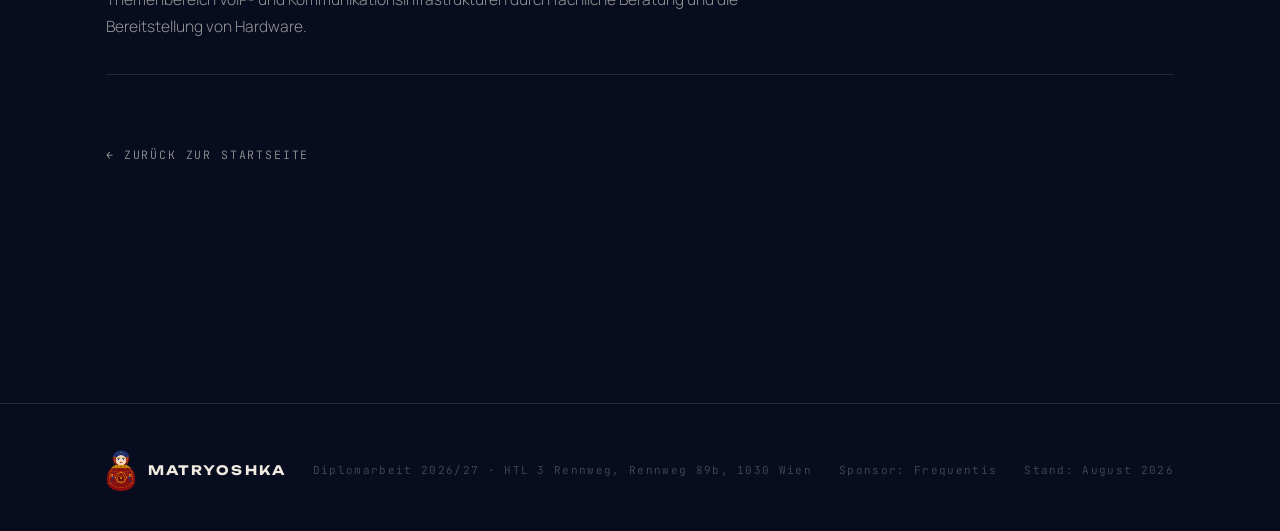
<file: impressum/index.html>
<!DOCTYPE html>
<html lang="de">
<head>
<meta charset="UTF-8">
<meta name="viewport" content="width=device-width, initial-scale=1.0">
<title>Impressum — Matryoshka</title>
<meta name="description" content="Impressum, Offenlegung und Datenschutzhinweise der Projektwebsite zur Diplomarbeit Matryoshka.">
<meta name="robots" content="noindex">
<link rel="icon" href="../assets/logo-mark.png" type="image/png">
<link rel="preconnect" href="https://fonts.googleapis.com">
<link rel="preconnect" href="https://fonts.gstatic.com" crossorigin>
<link href="https://fonts.googleapis.com/css2?family=Unbounded:wght@400;700;900&family=Manrope:wght@300;400;600&family=JetBrains+Mono:wght@400;500&display=swap" rel="stylesheet">
<link rel="stylesheet" href="../css/style.css">
</head>
<body>

<a class="skip-link" href="#inhalt">Zum Inhalt springen</a>

<header class="topbar">
  <a class="brand" href="../index.html">
    <img src="../assets/logo-mark.png" alt="Logo Matryoshka">
    <span class="brand-name">Matryoshka</span>
  </a>
  <nav class="team-nav" aria-label="Projektteam">
    <a href="../pospelova/index.html">Pospelova</a>
    <a href="../ploner/index.html">Ploner</a>
    <a href="../haderer/index.html">Haderer</a>
    <a href="../mitterlehner/index.html">Mitterlehner</a>
    <a href="../aydin/index.html">Aydin</a>
  </nav>
  <a class="imprint-link" href="index.html" aria-current="page">Impressum</a>
</header>

<main id="inhalt">

  <section class="doc-hero">
    <div class="container">
      <span class="label">Offenlegung nach § 24 f. MedienG und § 5 ECG</span>
      <h1>Impressum</h1>
    </div>
  </section>

  <section class="section section--doc">
    <div class="container doc">

      <div class="doc-block">
        <h2>Medieninhaber und Herausgeber</h2>
        <p>
          <strong>Projektteam Matryoshka</strong><br>
          Diplomarbeitsgruppe der Höheren Technischen Bundeslehranstalt Wien 3 Rennweg<br>
          Rennweg 89b, 1030 Wien, Österreich
        </p>
        <p>
          Vertreten durch die Projektleiterin <strong>Marianna Pospelova</strong><br>
          E-Mail: <a href="mailto:marianna.pospelova@htl.rennweg.at">marianna.pospelova@htl.rennweg.at</a>
        </p>
      </div>

      <div class="doc-block">
        <h2>Für den Inhalt verantwortlich</h2>
        <p>
          Die inhaltliche Verantwortung liegt beim gesamten Projektteam. Jedes Mitglied
          verantwortet die Inhalte des eigenen Themenschwerpunkts.
        </p>
        <ul>
          <li>Marianna Pospelova — Projektleiterin, 5CN — <a href="mailto:marianna.pospelova@htl.rennweg.at">marianna.pospelova@htl.rennweg.at</a></li>
          <li>Fabian Ploner — Projektleiter Stv., 5CN — <a href="mailto:fabian.ploner@htl.rennweg.at">fabian.ploner@htl.rennweg.at</a></li>
          <li>Lukas Haderer — Projektmitarbeiter, 5CN — <a href="mailto:lukas.haderer@htl.rennweg.at">lukas.haderer@htl.rennweg.at</a></li>
          <li>David Mitterlehner — Projektmitarbeiter, 5CN — <a href="mailto:david.mitterlehner@htl.rennweg.at">david.mitterlehner@htl.rennweg.at</a></li>
          <li>Efe Aydin — Projektmitarbeiter, 5AX — <a href="mailto:efe.aydin@htl.rennweg.at">efe.aydin@htl.rennweg.at</a></li>
        </ul>
      </div>

      <div class="doc-block">
        <h2>Schulerhalter und Betreuung</h2>
        <p>
          <strong>Höhere Technische Bundeslehranstalt Wien 3 Rennweg</strong><br>
          Rennweg 89b, 1030 Wien<br>
          Web: <a href="https://www.htl.rennweg.at" target="_blank" rel="noopener">www.htl.rennweg.at</a>
        </p>
        <p>
          Hauptbetreuung: <strong>Bernhard Nickel</strong><br>
          Stellvertretende Hauptbetreuung: <strong>Faik Nushi</strong>
        </p>
        <p>
          Die Schule ist nicht Medieninhaberin dieser Website. Die hier veröffentlichten
          Inhalte geben ausschließlich die Arbeit des Projektteams wieder.
        </p>
      </div>

      <div class="doc-block">
        <h2>Zweck der Website</h2>
        <p>
          Diese Website dokumentiert die Diplomarbeit „Matryoshka — Schicht für Schicht zur
          Sicherheit“ des Maturajahrgangs 2027. Sie dient ausschließlich schulischen und
          nicht kommerziellen Zwecken. Eine Gewinnabsicht besteht nicht.
        </p>
      </div>

      <div class="doc-block">
        <h2>Hinweis zu den Inhalten</h2>
        <p>
          Sämtliche beschriebenen Angriffsszenarien werden ausschließlich in einer isolierten,
          eigens aufgebauten Laborumgebung durchgeführt. Es erfolgen keine Angriffe auf
          Produktivsysteme, auf die Schulinfrastruktur oder auf Systeme Dritter.
        </p>
        <p>
          Die veröffentlichten Informationen dienen der Ausbildung und dem Verständnis von
          Verteidigungsmaßnahmen. Für eine missbräuchliche Verwendung der dargestellten
          Inhalte wird keine Haftung übernommen.
        </p>
      </div>

      <div class="doc-block">
        <h2>Haftung für Inhalte</h2>
        <p>
          Die Inhalte dieser Website werden mit größtmöglicher Sorgfalt erstellt. Für die
          Richtigkeit, Vollständigkeit und Aktualität kann jedoch keine Gewähr übernommen
          werden. Es handelt sich um eine Schülerarbeit im Rahmen einer Diplomarbeit.
        </p>
      </div>

      <div class="doc-block">
        <h2>Haftung für Links</h2>
        <p>
          Diese Website enthält Verweise auf externe Websites Dritter, auf deren Inhalte kein
          Einfluss besteht. Für die Inhalte verlinkter Seiten ist stets deren jeweiliger
          Anbieter oder Betreiber verantwortlich. Bei Bekanntwerden von Rechtsverletzungen
          werden derartige Links umgehend entfernt.
        </p>
      </div>

      <div class="doc-block">
        <h2>Urheberrecht</h2>
        <p>
          Alle Texte, Grafiken, Logos und sonstigen Inhalte dieser Website unterliegen dem
          österreichischen Urheberrecht. Vervielfältigung, Bearbeitung oder Verbreitung
          außerhalb der Grenzen des Urheberrechts bedürfen der schriftlichen Zustimmung des
          Projektteams. Eine Verwendung für schulische und private Zwecke unter Angabe der
          Quelle ist gestattet.
        </p>
        <p>
          Das Projektlogo sowie die grafische Übersicht „Big Picture“ wurden vom Projektteam
          selbst erstellt. Verwendete Schriftarten werden über Google Fonts eingebunden.
        </p>
      </div>

      <div class="doc-block">
        <h2>Datenschutz</h2>
        <p>
          Diese Website erhebt keine personenbezogenen Daten, setzt keine Cookies und
          verwendet keine Analyse- oder Tracking-Dienste. Es besteht kein Kontaktformular;
          eine Kontaktaufnahme erfolgt ausschließlich über die angegebenen E-Mail-Adressen.
        </p>
        <p>
          Beim Aufruf der Seite werden von der Schriftart-Auslieferung (Google Fonts) sowie
          vom Hosting-Anbieter technisch bedingt Verbindungsdaten wie IP-Adresse, Datum und
          Uhrzeit des Zugriffs verarbeitet. Diese Daten werden vom Projektteam nicht
          gespeichert und nicht ausgewertet.
        </p>
        <p>
          Die auf dieser Website genannten Namen und schulischen E-Mail-Adressen der
          Teammitglieder werden mit deren Einverständnis veröffentlicht.
        </p>
      </div>

      <div class="doc-block">
        <h2>Hosting</h2>
        <p>
          Diese Website wird kostenlos über <strong>GitHub Pages</strong> gehostet, im Rahmen
          von <strong>GitHub Education</strong>. Anbieter ist die GitHub, Inc., 88 Colin P.
          Kelly Jr. Street, San Francisco, CA 94107, USA. GitHub erstellt dabei als
          Auftragsverarbeiter Serverlogfiles.
        </p>
      </div>

      <div class="doc-block">
        <h2>Kooperationspartner</h2>
        <a class="partner-logo" href="https://www.frequentis.com/de" target="_blank" rel="noopener">
          <img src="../assets/FrequentisLogo.png" alt="Logo Frequentis">
        </a>
        <p>
          Als externer Kooperationspartner unterstützt die Firma
          <a href="https://www.frequentis.com/de" target="_blank" rel="noopener"><strong>Frequentis</strong></a>
          das Projekt im Themenbereich VoIP- und Kommunikationsinfrastrukturen durch
          fachliche Beratung und die Bereitstellung von Hardware.
        </p>
      </div>

      <a class="zurueck" href="../index.html">← Zurück zur Startseite</a>

    </div>
  </section>

</main>

<footer class="footer">
  <div class="container footer-inner">
    <div class="footer-marke">
      <img src="../assets/logo-mark.png" alt="">
      <span>Matryoshka</span>
    </div>
    <p>Diplomarbeit 2026/27 · HTL 3 Rennweg, Rennweg 89b, 1030 Wien</p>
    <p class="footer-sponsor">Sponsor: <a href="https://www.frequentis.com/de" target="_blank" rel="noopener">Frequentis</a></p>
    <p>Stand: August 2026</p>
  </div>
</footer>

<script src="../js/main.js"></script>
</body>
</html>
</file>
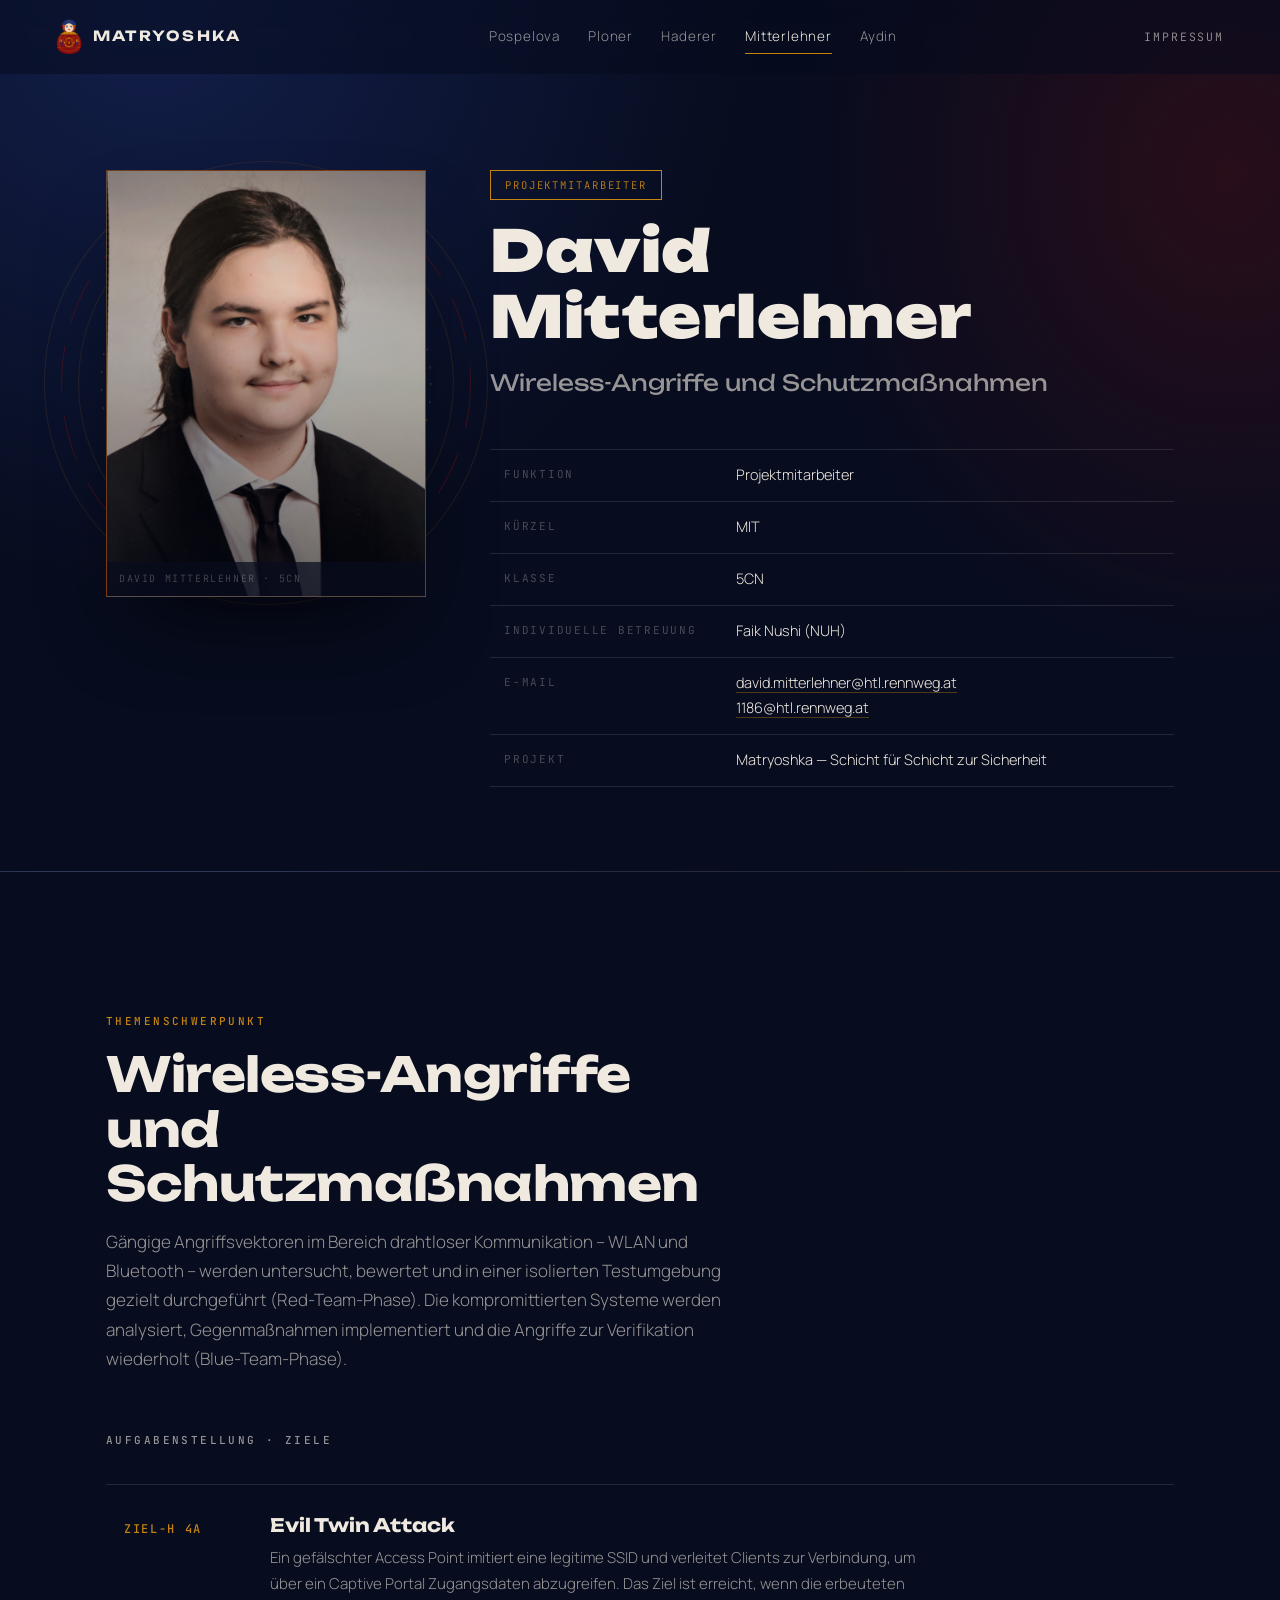
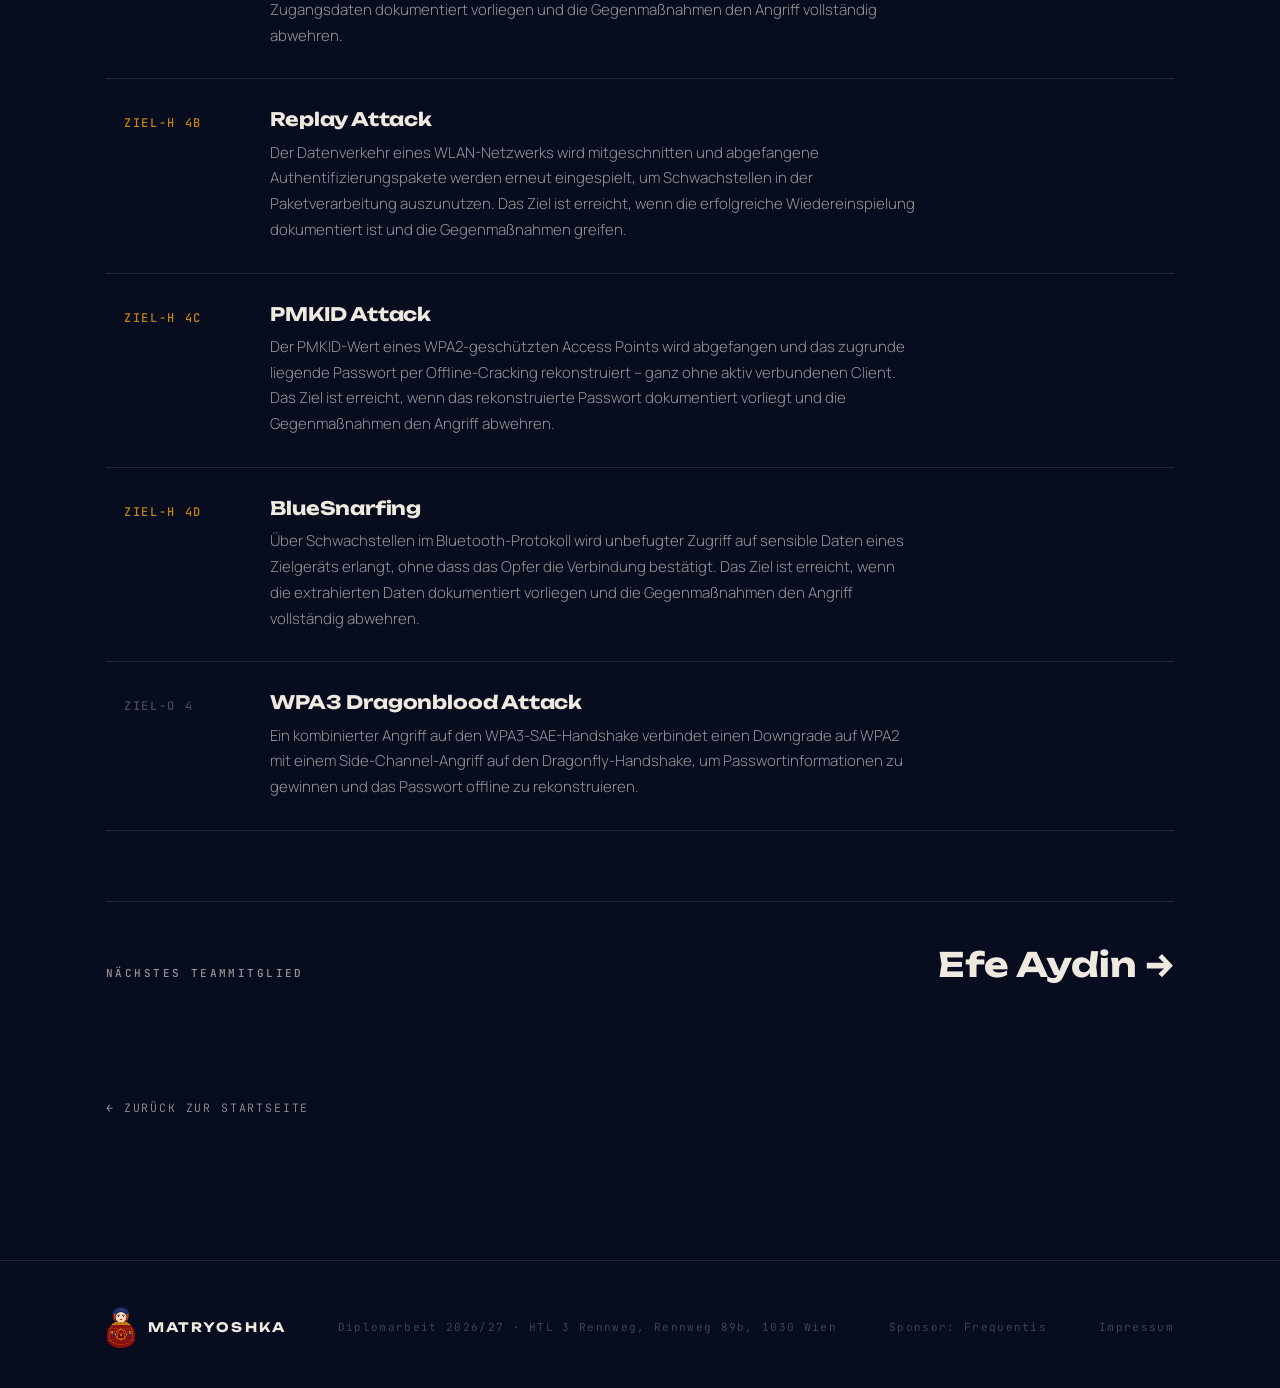
<file: mitterlehner/index.html>
<!DOCTYPE html>
<html lang="de">
<head>
<meta charset="UTF-8">
<meta name="viewport" content="width=device-width, initial-scale=1.0">
<title>David Mitterlehner — Matryoshka</title>
<meta name="description" content="David Mitterlehner, Projektmitarbeiter der Diplomarbeit Matryoshka: Wireless-Angriffe und Schutzmaßnahmen.">
<link rel="icon" href="../assets/logo-mark.png" type="image/png">
<link rel="preconnect" href="https://fonts.googleapis.com">
<link rel="preconnect" href="https://fonts.gstatic.com" crossorigin>
<link href="https://fonts.googleapis.com/css2?family=Unbounded:wght@400;700;900&family=Manrope:wght@300;400;600&family=JetBrains+Mono:wght@400;500&display=swap" rel="stylesheet">
<link rel="stylesheet" href="../css/style.css">
</head>
<body>

<a class="skip-link" href="#inhalt">Zum Inhalt springen</a>

<header class="topbar">
  <a class="brand" href="../index.html">
    <img src="../assets/logo-mark.png" alt="Logo Matryoshka">
    <span class="brand-name">Matryoshka</span>
  </a>
  <nav class="team-nav" aria-label="Projektteam">
    <a href="../pospelova/index.html">Pospelova</a>
    <a href="../ploner/index.html">Ploner</a>
    <a href="../haderer/index.html">Haderer</a>
    <a href="../mitterlehner/index.html" aria-current="page">Mitterlehner</a>
    <a href="../aydin/index.html">Aydin</a>
  </nav>
  <a class="imprint-link" href="../impressum/index.html">Impressum</a>
</header>

<main id="inhalt">

  <!-- ============ Person ============ -->
  <section class="person-hero">
    <div class="container person-grid">

      <div class="portrait-buehne">
        <svg class="portrait-ringe" viewBox="0 0 400 400" aria-hidden="true" focusable="false">
          <g stroke="#c58312" stroke-opacity="0.2">
            <circle cx="200" cy="200" r="120" stroke-width="1"/>
            <circle cx="200" cy="200" r="165" stroke-width="1"/>
            <circle cx="200" cy="200" r="195" stroke-width="1"/>
          </g>
          <g class="ring-spin">
            <circle cx="200" cy="200" r="145" stroke="#c58312" stroke-opacity="0.55" stroke-width="1" stroke-dasharray="2 14"/>
          </g>
          <g class="ring-spin ring-spin--rueck">
            <circle cx="200" cy="200" r="180" stroke="#8a120f" stroke-opacity="0.6" stroke-width="1" stroke-dasharray="40 22"/>
          </g>
        </svg>

        <figure class="portrait">          <span class="initialen" aria-hidden="true">DM</span>
          <img src="../assets/img/mitterlehner.jpeg" alt="Portrait von David Mitterlehner"
               onerror="this.remove()">
          <figcaption>David Mitterlehner · 5CN</figcaption>
        </figure>
      </div>

      <div class="person-kopf">
        <span class="person-rolle">Projektmitarbeiter</span>
        <h1>David Mitterlehner</h1>
        <p class="person-schwerpunkt">Wireless-Angriffe und Schutzmaßnahmen</p>

        <dl class="datenblatt">
          <div class="datenblatt-zeile"><dt>Funktion</dt><dd>Projektmitarbeiter</dd></div>
          <div class="datenblatt-zeile"><dt>Kürzel</dt><dd>MIT</dd></div>
          <div class="datenblatt-zeile"><dt>Klasse</dt><dd>5CN</dd></div>
          <div class="datenblatt-zeile"><dt>Individuelle Betreuung</dt><dd>Faik Nushi (NUH)</dd></div>
          <div class="datenblatt-zeile"><dt>E-Mail</dt><dd>
            <a href="mailto:david.mitterlehner@htl.rennweg.at">david.mitterlehner@htl.rennweg.at</a><br>
            <a href="mailto:1186@htl.rennweg.at">1186@htl.rennweg.at</a>
          </dd></div>
          <div class="datenblatt-zeile"><dt>Projekt</dt><dd>Matryoshka — Schicht für Schicht zur Sicherheit</dd></div>
        </dl>
      </div>

    </div>
  </section>

  <!-- ============ Aufgabenbereich ============ -->
  <section class="section">
    <div class="container">
      <div class="section-kopf reveal">
        <span class="label">Themenschwerpunkt</span>
        <h2>Wireless-Angriffe und Schutzmaßnahmen</h2>
        <p>Gängige Angriffsvektoren im Bereich drahtloser Kommunikation – WLAN und Bluetooth – werden untersucht, bewertet und in einer isolierten Testumgebung gezielt durchgeführt (Red-Team-Phase). Die kompromittierten Systeme werden analysiert, Gegenmaßnahmen implementiert und die Angriffe zur Verifikation wiederholt (Blue-Team-Phase).</p>
      </div>

      <div class="section-kopf reveal" style="margin-bottom:34px">
        <span class="label label--still">Aufgabenstellung · Ziele</span>
      </div>

      <div class="schichten">
        <article class="schicht reveal">
          <span class="schicht-kennung">ZIEL-H 4A</span>
          <div>
            <h3>Evil Twin Attack</h3>
            <p>Ein gefälschter Access Point imitiert eine legitime SSID und verleitet Clients zur Verbindung, um über ein Captive Portal Zugangsdaten abzugreifen. Das Ziel ist erreicht, wenn die erbeuteten Zugangsdaten dokumentiert vorliegen und die Gegenmaßnahmen den Angriff vollständig abwehren.</p>
          </div>
        </article>
        <article class="schicht reveal">
          <span class="schicht-kennung">ZIEL-H 4B</span>
          <div>
            <h3>Replay Attack</h3>
            <p>Der Datenverkehr eines WLAN-Netzwerks wird mitgeschnitten und abgefangene Authentifizierungspakete werden erneut eingespielt, um Schwachstellen in der Paketverarbeitung auszunutzen. Das Ziel ist erreicht, wenn die erfolgreiche Wiedereinspielung dokumentiert ist und die Gegenmaßnahmen greifen.</p>
          </div>
        </article>
        <article class="schicht reveal">
          <span class="schicht-kennung">ZIEL-H 4C</span>
          <div>
            <h3>PMKID Attack</h3>
            <p>Der PMKID-Wert eines WPA2-geschützten Access Points wird abgefangen und das zugrunde liegende Passwort per Offline-Cracking rekonstruiert – ganz ohne aktiv verbundenen Client. Das Ziel ist erreicht, wenn das rekonstruierte Passwort dokumentiert vorliegt und die Gegenmaßnahmen den Angriff abwehren.</p>
          </div>
        </article>
        <article class="schicht reveal">
          <span class="schicht-kennung">ZIEL-H 4D</span>
          <div>
            <h3>BlueSnarfing</h3>
            <p>Über Schwachstellen im Bluetooth-Protokoll wird unbefugter Zugriff auf sensible Daten eines Zielgeräts erlangt, ohne dass das Opfer die Verbindung bestätigt. Das Ziel ist erreicht, wenn die extrahierten Daten dokumentiert vorliegen und die Gegenmaßnahmen den Angriff vollständig abwehren.</p>
          </div>
        </article>
        <article class="schicht schicht--optional reveal">
          <span class="schicht-kennung">ZIEL-O 4</span>
          <div>
            <h3>WPA3 Dragonblood Attack</h3>
            <p>Ein kombinierter Angriff auf den WPA3-SAE-Handshake verbindet einen Downgrade auf WPA2 mit einem Side-Channel-Angriff auf den Dragonfly-Handshake, um Passwortinformationen zu gewinnen und das Passwort offline zu rekonstruieren.</p>
          </div>
        </article>
      </div>

      <a class="naechste" href="../aydin/index.html">
        <span class="label label--still">Nächstes Teammitglied</span>
        <span class="name">Efe Aydin →</span>
      </a>

      <a class="zurueck" href="../index.html">← Zurück zur Startseite</a>
    </div>
  </section>

</main>

<!-- ============ Fußzeile ============ -->
<footer class="footer">
  <div class="container footer-inner">
    <div class="footer-marke">
      <img src="../assets/logo-mark.png" alt="">
      <span>Matryoshka</span>
    </div>
    <p>Diplomarbeit 2026/27 · HTL 3 Rennweg, Rennweg 89b, 1030 Wien</p>
    <p class="footer-sponsor">Sponsor: <a href="https://www.frequentis.com/de" target="_blank" rel="noopener">Frequentis</a></p>
    <p><a href="../impressum/index.html">Impressum</a></p>
  </div>
</footer>

<script src="../js/main.js"></script>
</body>
</html>
</file>
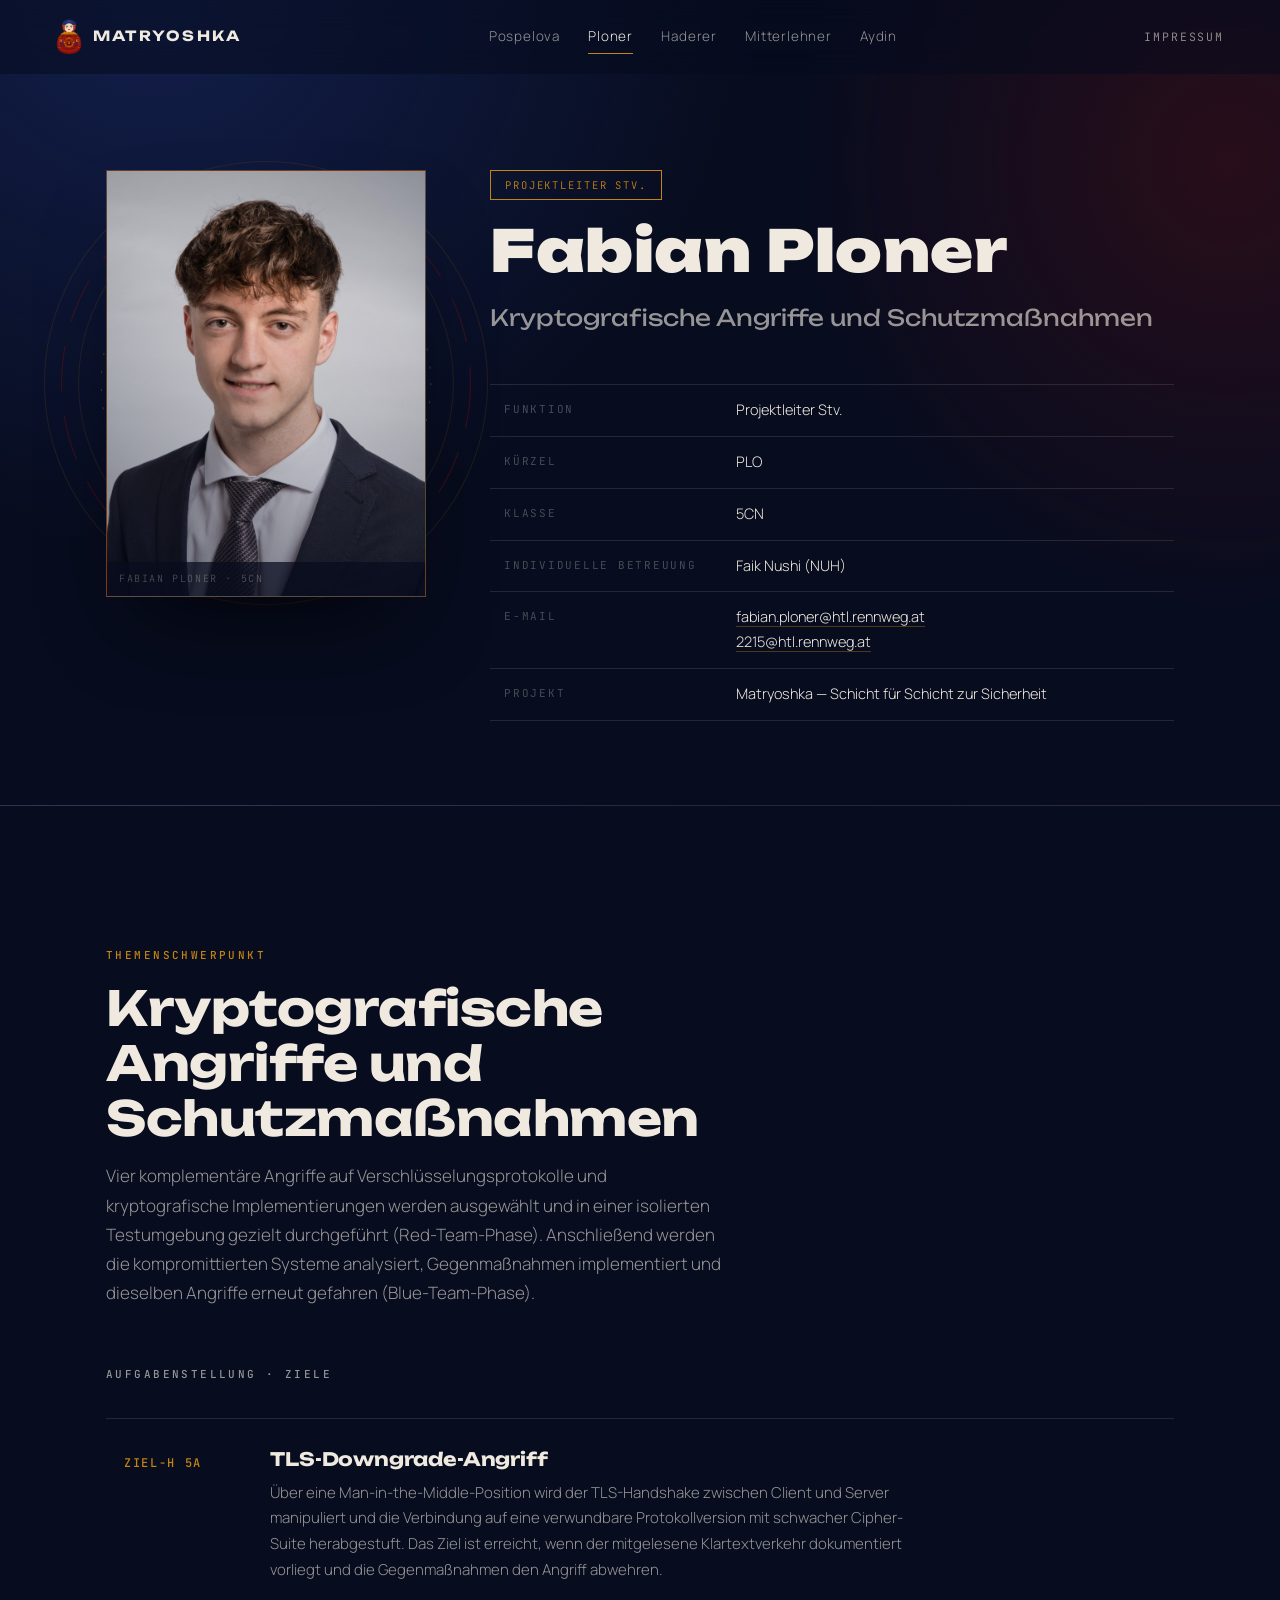
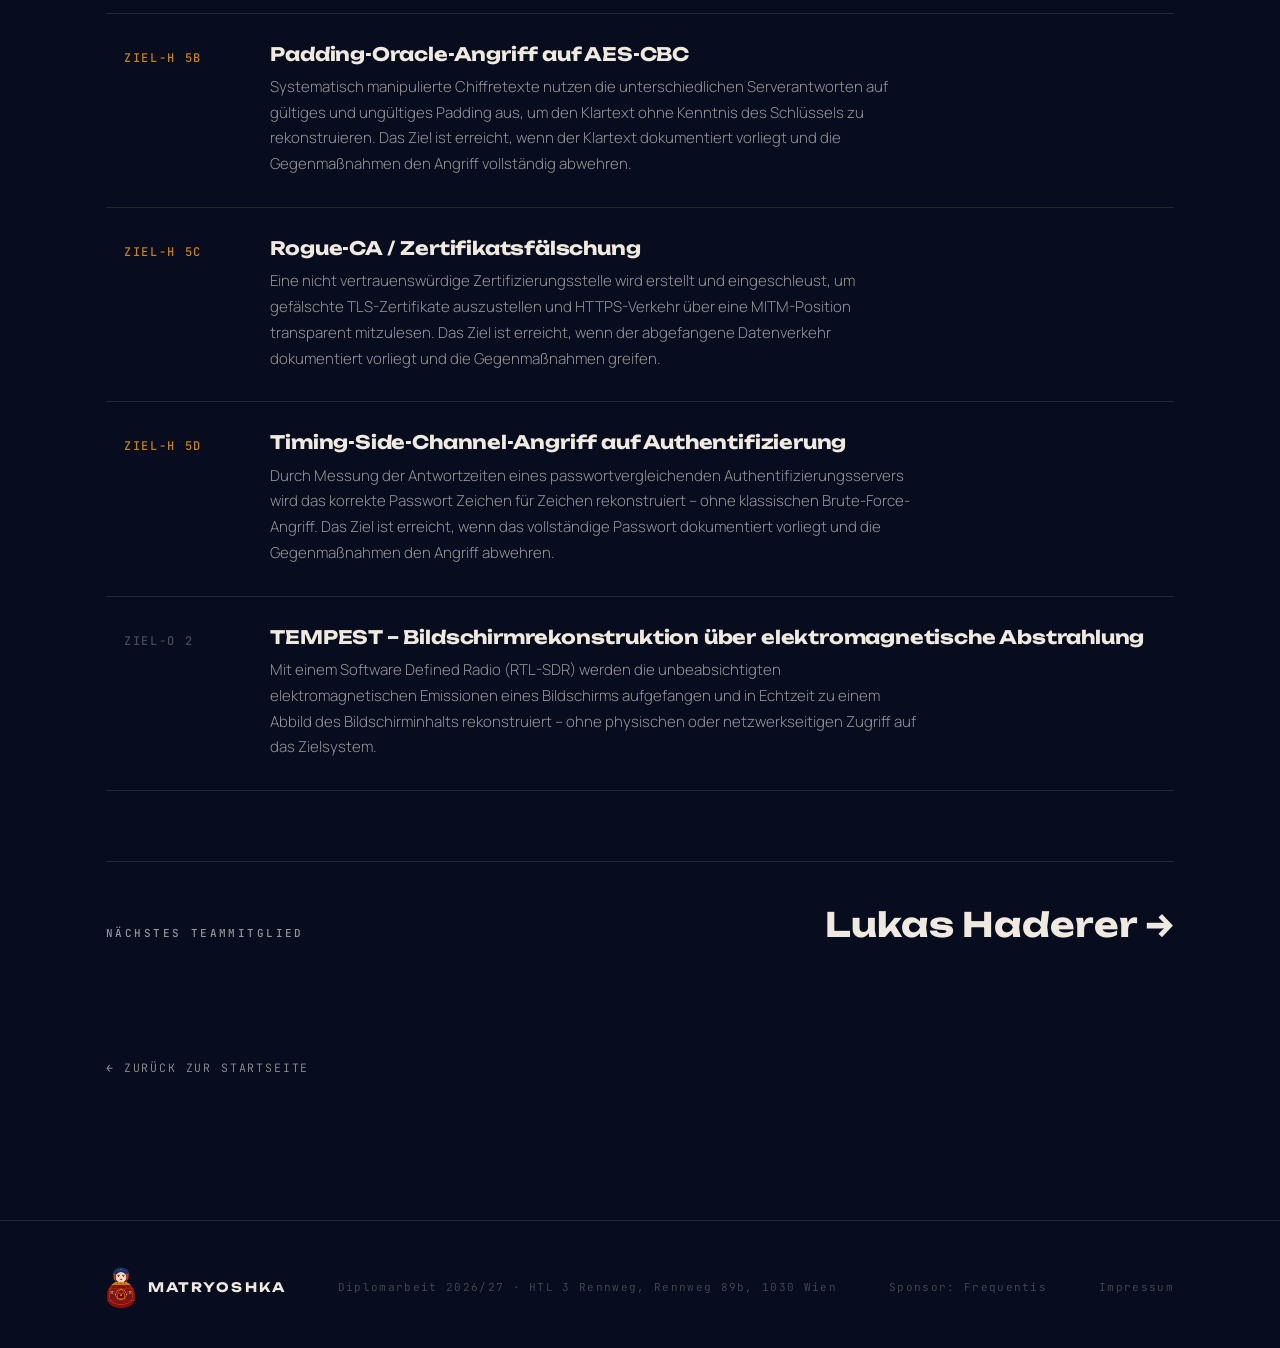
<file: ploner/index.html>
<!DOCTYPE html>
<html lang="de">
<head>
<meta charset="UTF-8">
<meta name="viewport" content="width=device-width, initial-scale=1.0">
<title>Fabian Ploner — Matryoshka</title>
<meta name="description" content="Fabian Ploner, Projektleiter Stv. der Diplomarbeit Matryoshka: Kryptografische Angriffe und Schutzmaßnahmen.">
<link rel="icon" href="../assets/logo-mark.png" type="image/png">
<link rel="preconnect" href="https://fonts.googleapis.com">
<link rel="preconnect" href="https://fonts.gstatic.com" crossorigin>
<link href="https://fonts.googleapis.com/css2?family=Unbounded:wght@400;700;900&family=Manrope:wght@300;400;600&family=JetBrains+Mono:wght@400;500&display=swap" rel="stylesheet">
<link rel="stylesheet" href="../css/style.css">
</head>
<body>

<a class="skip-link" href="#inhalt">Zum Inhalt springen</a>

<header class="topbar">
  <a class="brand" href="../index.html">
    <img src="../assets/logo-mark.png" alt="Logo Matryoshka">
    <span class="brand-name">Matryoshka</span>
  </a>
  <nav class="team-nav" aria-label="Projektteam">
    <a href="../pospelova/index.html">Pospelova</a>
    <a href="../ploner/index.html" aria-current="page">Ploner</a>
    <a href="../haderer/index.html">Haderer</a>
    <a href="../mitterlehner/index.html">Mitterlehner</a>
    <a href="../aydin/index.html">Aydin</a>
  </nav>
  <a class="imprint-link" href="../impressum/index.html">Impressum</a>
</header>

<main id="inhalt">

  <!-- ============ Person ============ -->
  <section class="person-hero">
    <div class="container person-grid">

      <div class="portrait-buehne">
        <svg class="portrait-ringe" viewBox="0 0 400 400" aria-hidden="true" focusable="false">
          <g stroke="#c58312" stroke-opacity="0.2">
            <circle cx="200" cy="200" r="120" stroke-width="1"/>
            <circle cx="200" cy="200" r="165" stroke-width="1"/>
            <circle cx="200" cy="200" r="195" stroke-width="1"/>
          </g>
          <g class="ring-spin">
            <circle cx="200" cy="200" r="145" stroke="#c58312" stroke-opacity="0.55" stroke-width="1" stroke-dasharray="2 14"/>
          </g>
          <g class="ring-spin ring-spin--rueck">
            <circle cx="200" cy="200" r="180" stroke="#8a120f" stroke-opacity="0.6" stroke-width="1" stroke-dasharray="40 22"/>
          </g>
        </svg>

        <figure class="portrait">          <span class="initialen" aria-hidden="true">FP</span>
          <img src="../assets/img/ploner.jpeg" alt="Portrait von Fabian Ploner"
               onerror="this.remove()">
          <figcaption>Fabian Ploner · 5CN</figcaption>
        </figure>
      </div>

      <div class="person-kopf">
        <span class="person-rolle">Projektleiter Stv.</span>
        <h1>Fabian Ploner</h1>
        <p class="person-schwerpunkt">Kryptografische Angriffe und Schutzmaßnahmen</p>

        <dl class="datenblatt">
          <div class="datenblatt-zeile"><dt>Funktion</dt><dd>Projektleiter Stv.</dd></div>
          <div class="datenblatt-zeile"><dt>Kürzel</dt><dd>PLO</dd></div>
          <div class="datenblatt-zeile"><dt>Klasse</dt><dd>5CN</dd></div>
          <div class="datenblatt-zeile"><dt>Individuelle Betreuung</dt><dd>Faik Nushi (NUH)</dd></div>
          <div class="datenblatt-zeile"><dt>E-Mail</dt><dd>
            <a href="mailto:fabian.ploner@htl.rennweg.at">fabian.ploner@htl.rennweg.at</a><br>
            <a href="mailto:2215@htl.rennweg.at">2215@htl.rennweg.at</a>
          </dd></div>
          <div class="datenblatt-zeile"><dt>Projekt</dt><dd>Matryoshka — Schicht für Schicht zur Sicherheit</dd></div>
        </dl>
      </div>

    </div>
  </section>

  <!-- ============ Aufgabenbereich ============ -->
  <section class="section">
    <div class="container">
      <div class="section-kopf reveal">
        <span class="label">Themenschwerpunkt</span>
        <h2>Kryptografische Angriffe und Schutzmaßnahmen</h2>
        <p>Vier komplementäre Angriffe auf Verschlüsselungsprotokolle und kryptografische Implementierungen werden ausgewählt und in einer isolierten Testumgebung gezielt durchgeführt (Red-Team-Phase). Anschließend werden die kompromittierten Systeme analysiert, Gegenmaßnahmen implementiert und dieselben Angriffe erneut gefahren (Blue-Team-Phase).</p>
      </div>

      <div class="section-kopf reveal" style="margin-bottom:34px">
        <span class="label label--still">Aufgabenstellung · Ziele</span>
      </div>

      <div class="schichten">
        <article class="schicht reveal">
          <span class="schicht-kennung">ZIEL-H 5A</span>
          <div>
            <h3>TLS-Downgrade-Angriff</h3>
            <p>Über eine Man-in-the-Middle-Position wird der TLS-Handshake zwischen Client und Server manipuliert und die Verbindung auf eine verwundbare Protokollversion mit schwacher Cipher-Suite herabgestuft. Das Ziel ist erreicht, wenn der mitgelesene Klartextverkehr dokumentiert vorliegt und die Gegenmaßnahmen den Angriff abwehren.</p>
          </div>
        </article>
        <article class="schicht reveal">
          <span class="schicht-kennung">ZIEL-H 5B</span>
          <div>
            <h3>Padding-Oracle-Angriff auf AES-CBC</h3>
            <p>Systematisch manipulierte Chiffretexte nutzen die unterschiedlichen Serverantworten auf gültiges und ungültiges Padding aus, um den Klartext ohne Kenntnis des Schlüssels zu rekonstruieren. Das Ziel ist erreicht, wenn der Klartext dokumentiert vorliegt und die Gegenmaßnahmen den Angriff vollständig abwehren.</p>
          </div>
        </article>
        <article class="schicht reveal">
          <span class="schicht-kennung">ZIEL-H 5C</span>
          <div>
            <h3>Rogue-CA / Zertifikatsfälschung</h3>
            <p>Eine nicht vertrauenswürdige Zertifizierungsstelle wird erstellt und eingeschleust, um gefälschte TLS-Zertifikate auszustellen und HTTPS-Verkehr über eine MITM-Position transparent mitzulesen. Das Ziel ist erreicht, wenn der abgefangene Datenverkehr dokumentiert vorliegt und die Gegenmaßnahmen greifen.</p>
          </div>
        </article>
        <article class="schicht reveal">
          <span class="schicht-kennung">ZIEL-H 5D</span>
          <div>
            <h3>Timing-Side-Channel-Angriff auf Authentifizierung</h3>
            <p>Durch Messung der Antwortzeiten eines passwortvergleichenden Authentifizierungsservers wird das korrekte Passwort Zeichen für Zeichen rekonstruiert – ohne klassischen Brute-Force-Angriff. Das Ziel ist erreicht, wenn das vollständige Passwort dokumentiert vorliegt und die Gegenmaßnahmen den Angriff abwehren.</p>
          </div>
        </article>
        <article class="schicht schicht--optional reveal">
          <span class="schicht-kennung">ZIEL-O 2</span>
          <div>
            <h3>TEMPEST – Bildschirmrekonstruktion über elektromagnetische Abstrahlung</h3>
            <p>Mit einem Software Defined Radio (RTL-SDR) werden die unbeabsichtigten elektromagnetischen Emissionen eines Bildschirms aufgefangen und in Echtzeit zu einem Abbild des Bildschirminhalts rekonstruiert – ohne physischen oder netzwerkseitigen Zugriff auf das Zielsystem.</p>
          </div>
        </article>
      </div>

      <a class="naechste" href="../haderer/index.html">
        <span class="label label--still">Nächstes Teammitglied</span>
        <span class="name">Lukas Haderer →</span>
      </a>

      <a class="zurueck" href="../index.html">← Zurück zur Startseite</a>
    </div>
  </section>

</main>

<!-- ============ Fußzeile ============ -->
<footer class="footer">
  <div class="container footer-inner">
    <div class="footer-marke">
      <img src="../assets/logo-mark.png" alt="">
      <span>Matryoshka</span>
    </div>
    <p>Diplomarbeit 2026/27 · HTL 3 Rennweg, Rennweg 89b, 1030 Wien</p>
    <p class="footer-sponsor">Sponsor: <a href="https://www.frequentis.com/de" target="_blank" rel="noopener">Frequentis</a></p>
    <p><a href="../impressum/index.html">Impressum</a></p>
  </div>
</footer>

<script src="../js/main.js"></script>
</body>
</html>
</file>
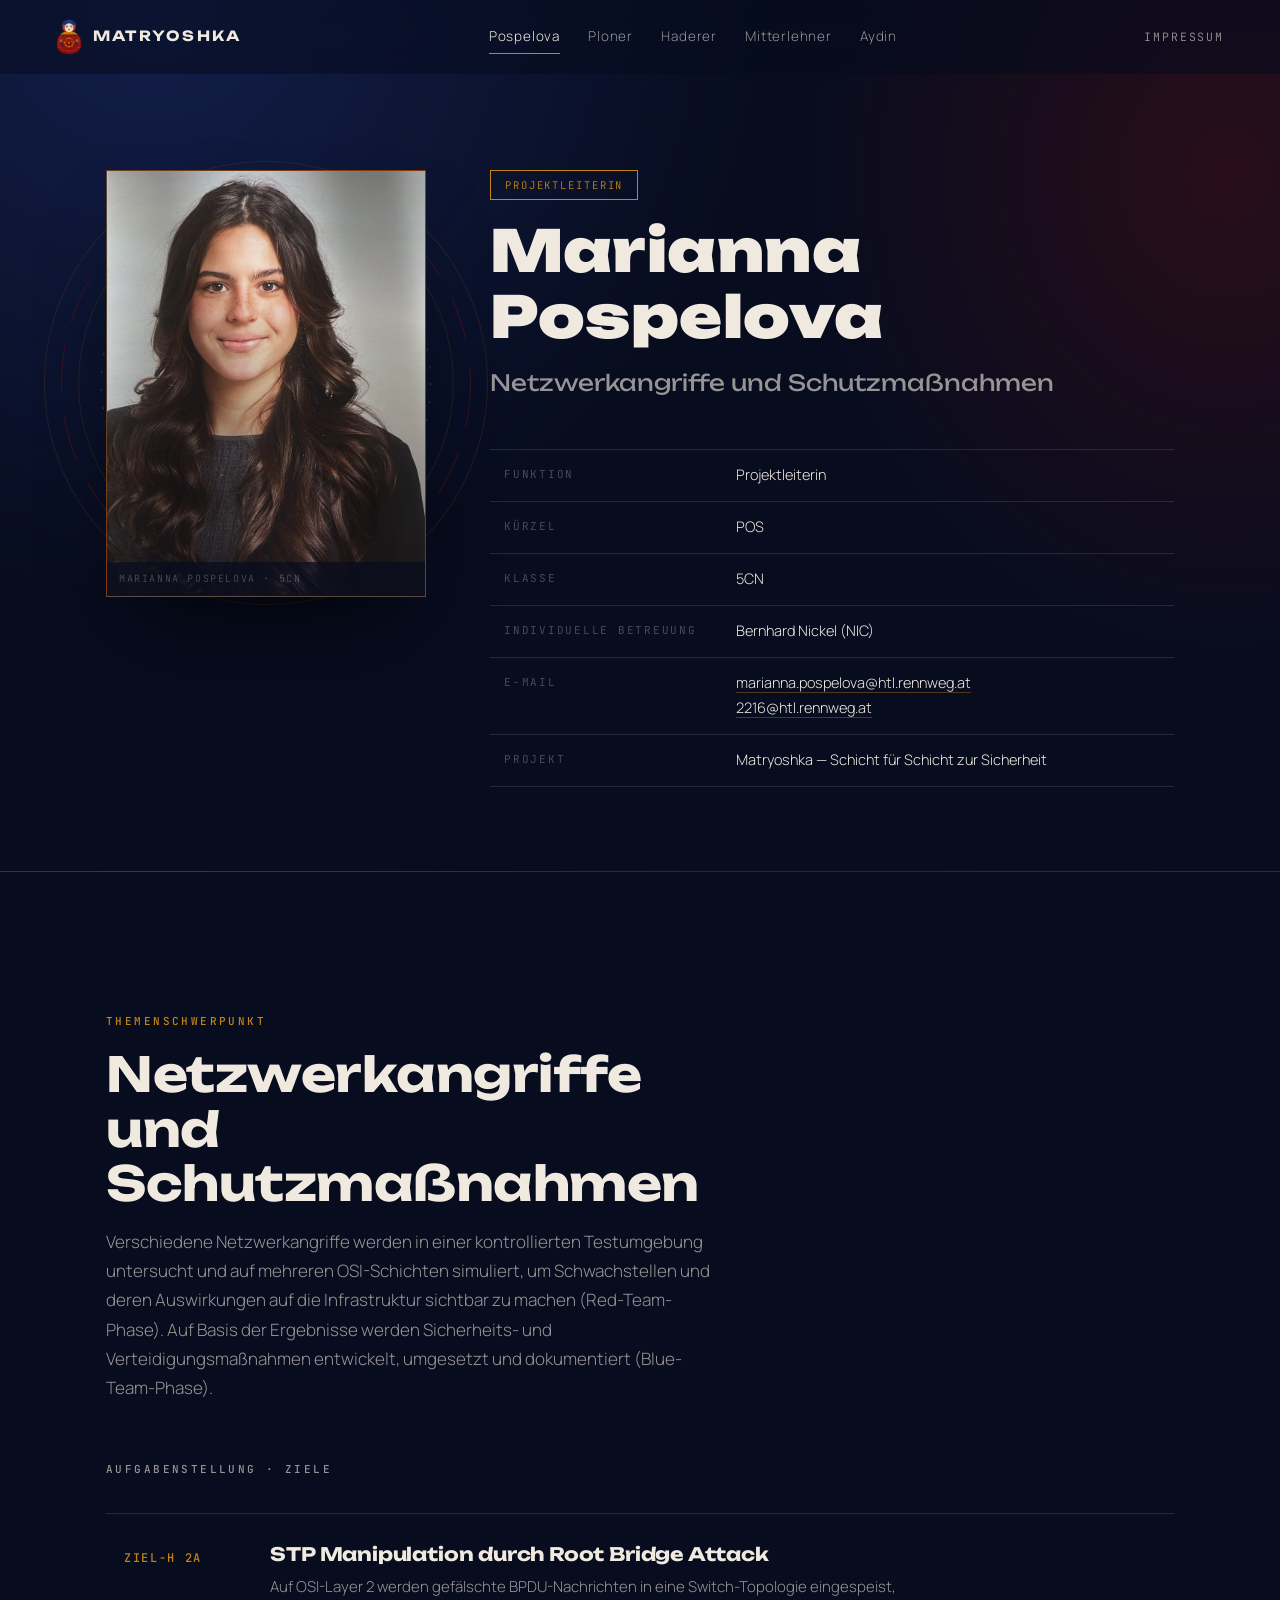
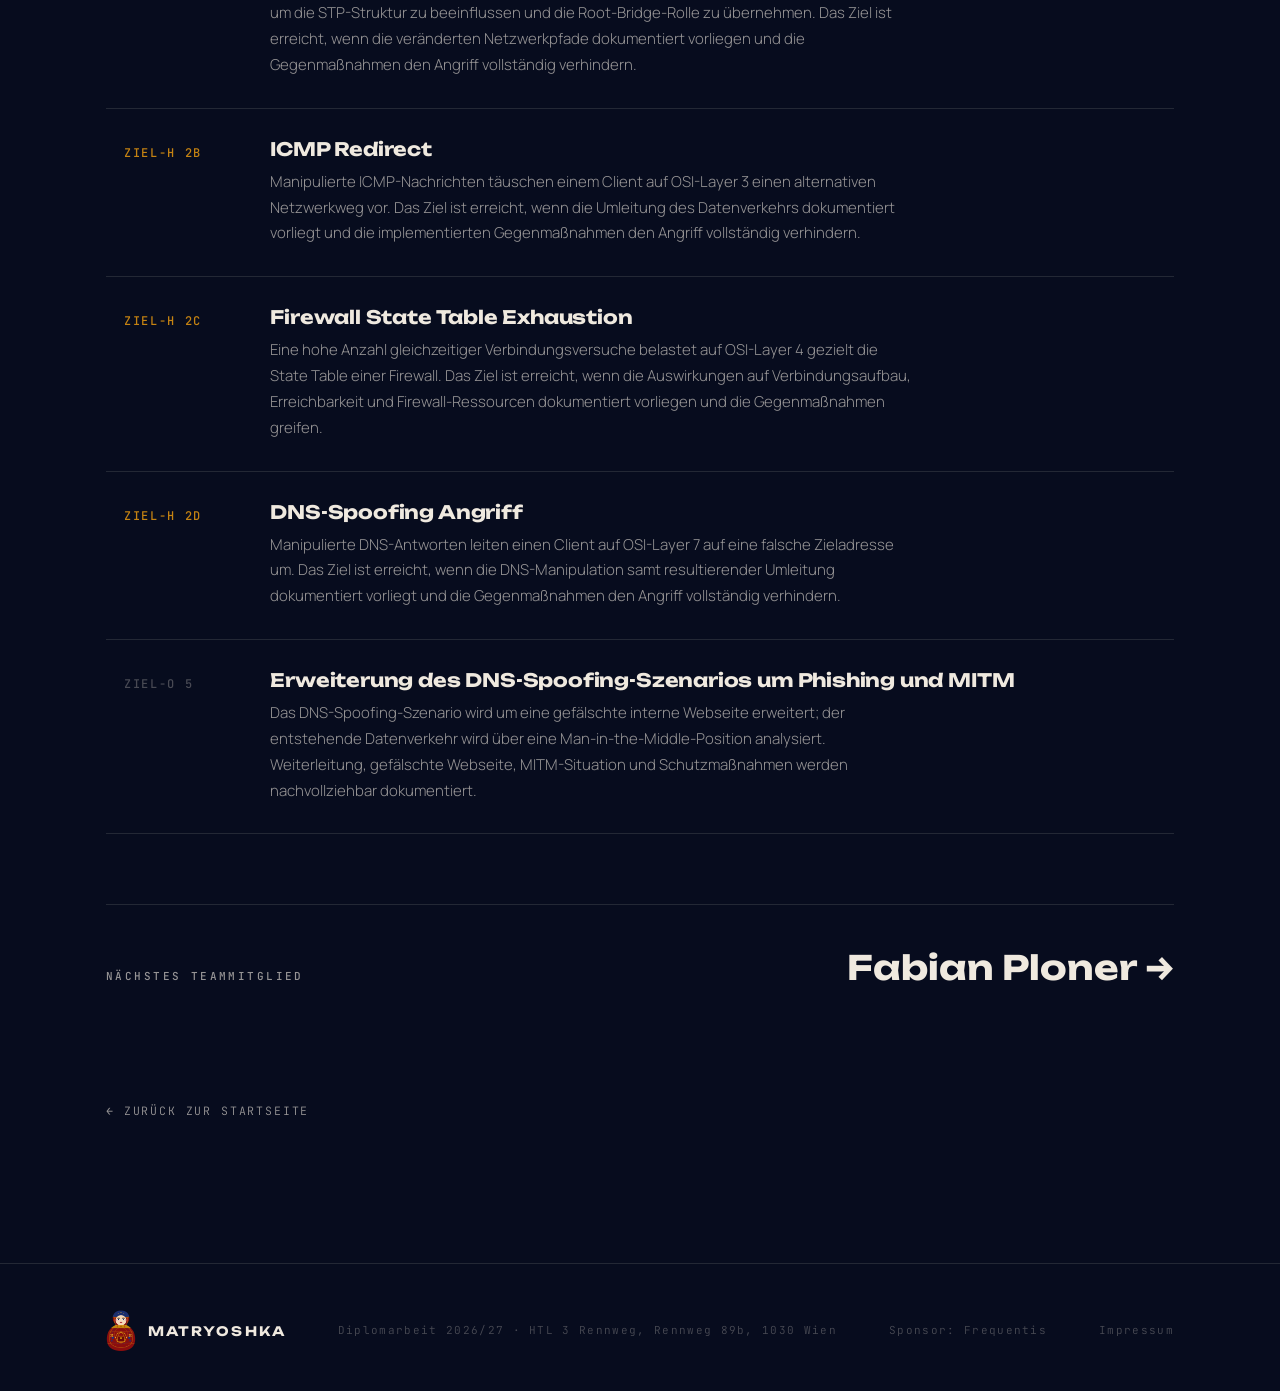
<file: pospelova/index.html>
<!DOCTYPE html>
<html lang="de">
<head>
<meta charset="UTF-8">
<meta name="viewport" content="width=device-width, initial-scale=1.0">
<title>Marianna Pospelova — Matryoshka</title>
<meta name="description" content="Marianna Pospelova, Projektleiterin der Diplomarbeit Matryoshka: Netzwerkangriffe und Schutzmaßnahmen.">
<link rel="icon" href="../assets/logo-mark.png" type="image/png">
<link rel="preconnect" href="https://fonts.googleapis.com">
<link rel="preconnect" href="https://fonts.gstatic.com" crossorigin>
<link href="https://fonts.googleapis.com/css2?family=Unbounded:wght@400;700;900&family=Manrope:wght@300;400;600&family=JetBrains+Mono:wght@400;500&display=swap" rel="stylesheet">
<link rel="stylesheet" href="../css/style.css">
</head>
<body>

<a class="skip-link" href="#inhalt">Zum Inhalt springen</a>

<header class="topbar">
  <a class="brand" href="../index.html">
    <img src="../assets/logo-mark.png" alt="Logo Matryoshka">
    <span class="brand-name">Matryoshka</span>
  </a>
  <nav class="team-nav" aria-label="Projektteam">
    <a href="index.html" aria-current="page">Pospelova</a>
    <a href="../ploner/index.html">Ploner</a>
    <a href="../haderer/index.html">Haderer</a>
    <a href="../mitterlehner/index.html">Mitterlehner</a>
    <a href="../aydin/index.html">Aydin</a>
  </nav>
  <a class="imprint-link" href="../impressum/index.html">Impressum</a>
</header>

<main id="inhalt">

  <!-- ============ Person ============ -->
  <section class="person-hero">
    <div class="container person-grid">

      <div class="portrait-buehne">
        <svg class="portrait-ringe" viewBox="0 0 400 400" aria-hidden="true" focusable="false">
          <g stroke="#c58312" stroke-opacity="0.2">
            <circle cx="200" cy="200" r="120" stroke-width="1"/>
            <circle cx="200" cy="200" r="165" stroke-width="1"/>
            <circle cx="200" cy="200" r="195" stroke-width="1"/>
          </g>
          <g class="ring-spin">
            <circle cx="200" cy="200" r="145" stroke="#c58312" stroke-opacity="0.55" stroke-width="1" stroke-dasharray="2 14"/>
          </g>
          <g class="ring-spin ring-spin--rueck">
            <circle cx="200" cy="200" r="180" stroke="#8a120f" stroke-opacity="0.6" stroke-width="1" stroke-dasharray="40 22"/>
          </g>
        </svg>

        <figure class="portrait">          <span class="initialen" aria-hidden="true">MP</span>
          <img src="../assets/img/pospelova.jpeg" alt="Portrait von Marianna Pospelova"
               onerror="this.remove()">
          <figcaption>Marianna Pospelova · 5CN</figcaption>
        </figure>
      </div>

      <div class="person-kopf">
        <span class="person-rolle">Projektleiterin</span>
        <h1>Marianna Pospelova</h1>
        <p class="person-schwerpunkt">Netzwerkangriffe und Schutzmaßnahmen</p>

        <dl class="datenblatt">
          <div class="datenblatt-zeile"><dt>Funktion</dt><dd>Projektleiterin</dd></div>
          <div class="datenblatt-zeile"><dt>Kürzel</dt><dd>POS</dd></div>
          <div class="datenblatt-zeile"><dt>Klasse</dt><dd>5CN</dd></div>
          <div class="datenblatt-zeile"><dt>Individuelle Betreuung</dt><dd>Bernhard Nickel (NIC)</dd></div>
          <div class="datenblatt-zeile"><dt>E-Mail</dt><dd>
            <a href="mailto:marianna.pospelova@htl.rennweg.at">marianna.pospelova@htl.rennweg.at</a><br>
            <a href="mailto:2216@htl.rennweg.at">2216@htl.rennweg.at</a>
          </dd></div>
          <div class="datenblatt-zeile"><dt>Projekt</dt><dd>Matryoshka — Schicht für Schicht zur Sicherheit</dd></div>
        </dl>
      </div>

    </div>
  </section>

  <!-- ============ Aufgabenbereich ============ -->
  <section class="section">
    <div class="container">
      <div class="section-kopf reveal">
        <span class="label">Themenschwerpunkt</span>
        <h2>Netzwerkangriffe und Schutzmaßnahmen</h2>
        <p>Verschiedene Netzwerkangriffe werden in einer kontrollierten Testumgebung untersucht und auf mehreren OSI-Schichten simuliert, um Schwachstellen und deren Auswirkungen auf die Infrastruktur sichtbar zu machen (Red-Team-Phase). Auf Basis der Ergebnisse werden Sicherheits- und Verteidigungsmaßnahmen entwickelt, umgesetzt und dokumentiert (Blue-Team-Phase).</p>
      </div>

      <div class="section-kopf reveal" style="margin-bottom:34px">
        <span class="label label--still">Aufgabenstellung · Ziele</span>
      </div>

      <div class="schichten">
        <article class="schicht reveal">
          <span class="schicht-kennung">ZIEL-H 2A</span>
          <div>
            <h3>STP Manipulation durch Root Bridge Attack</h3>
            <p>Auf OSI-Layer 2 werden gefälschte BPDU-Nachrichten in eine Switch-Topologie eingespeist, um die STP-Struktur zu beeinflussen und die Root-Bridge-Rolle zu übernehmen. Das Ziel ist erreicht, wenn die veränderten Netzwerkpfade dokumentiert vorliegen und die Gegenmaßnahmen den Angriff vollständig verhindern.</p>
          </div>
        </article>
        <article class="schicht reveal">
          <span class="schicht-kennung">ZIEL-H 2B</span>
          <div>
            <h3>ICMP Redirect</h3>
            <p>Manipulierte ICMP-Nachrichten täuschen einem Client auf OSI-Layer 3 einen alternativen Netzwerkweg vor. Das Ziel ist erreicht, wenn die Umleitung des Datenverkehrs dokumentiert vorliegt und die implementierten Gegenmaßnahmen den Angriff vollständig verhindern.</p>
          </div>
        </article>
        <article class="schicht reveal">
          <span class="schicht-kennung">ZIEL-H 2C</span>
          <div>
            <h3>Firewall State Table Exhaustion</h3>
            <p>Eine hohe Anzahl gleichzeitiger Verbindungsversuche belastet auf OSI-Layer 4 gezielt die State Table einer Firewall. Das Ziel ist erreicht, wenn die Auswirkungen auf Verbindungsaufbau, Erreichbarkeit und Firewall-Ressourcen dokumentiert vorliegen und die Gegenmaßnahmen greifen.</p>
          </div>
        </article>
        <article class="schicht reveal">
          <span class="schicht-kennung">ZIEL-H 2D</span>
          <div>
            <h3>DNS-Spoofing Angriff</h3>
            <p>Manipulierte DNS-Antworten leiten einen Client auf OSI-Layer 7 auf eine falsche Zieladresse um. Das Ziel ist erreicht, wenn die DNS-Manipulation samt resultierender Umleitung dokumentiert vorliegt und die Gegenmaßnahmen den Angriff vollständig verhindern.</p>
          </div>
        </article>
        <article class="schicht schicht--optional reveal">
          <span class="schicht-kennung">ZIEL-O 5</span>
          <div>
            <h3>Erweiterung des DNS-Spoofing-Szenarios um Phishing und MITM</h3>
            <p>Das DNS-Spoofing-Szenario wird um eine gefälschte interne Webseite erweitert; der entstehende Datenverkehr wird über eine Man-in-the-Middle-Position analysiert. Weiterleitung, gefälschte Webseite, MITM-Situation und Schutzmaßnahmen werden nachvollziehbar dokumentiert.</p>
          </div>
        </article>
      </div>

      <a class="naechste" href="../ploner/index.html">
        <span class="label label--still">Nächstes Teammitglied</span>
        <span class="name">Fabian Ploner →</span>
      </a>

      <a class="zurueck" href="../index.html">← Zurück zur Startseite</a>
    </div>
  </section>

</main>

<!-- ============ Fußzeile ============ -->
<footer class="footer">
  <div class="container footer-inner">
    <div class="footer-marke">
      <img src="../assets/logo-mark.png" alt="">
      <span>Matryoshka</span>
    </div>
    <p>Diplomarbeit 2026/27 · HTL 3 Rennweg, Rennweg 89b, 1030 Wien</p>
    <p class="footer-sponsor">Sponsor: <a href="https://www.frequentis.com/de" target="_blank" rel="noopener">Frequentis</a></p>
    <p><a href="../impressum/index.html">Impressum</a></p>
  </div>
</footer>

<script src="../js/main.js"></script>
</body>
</html>
</file>
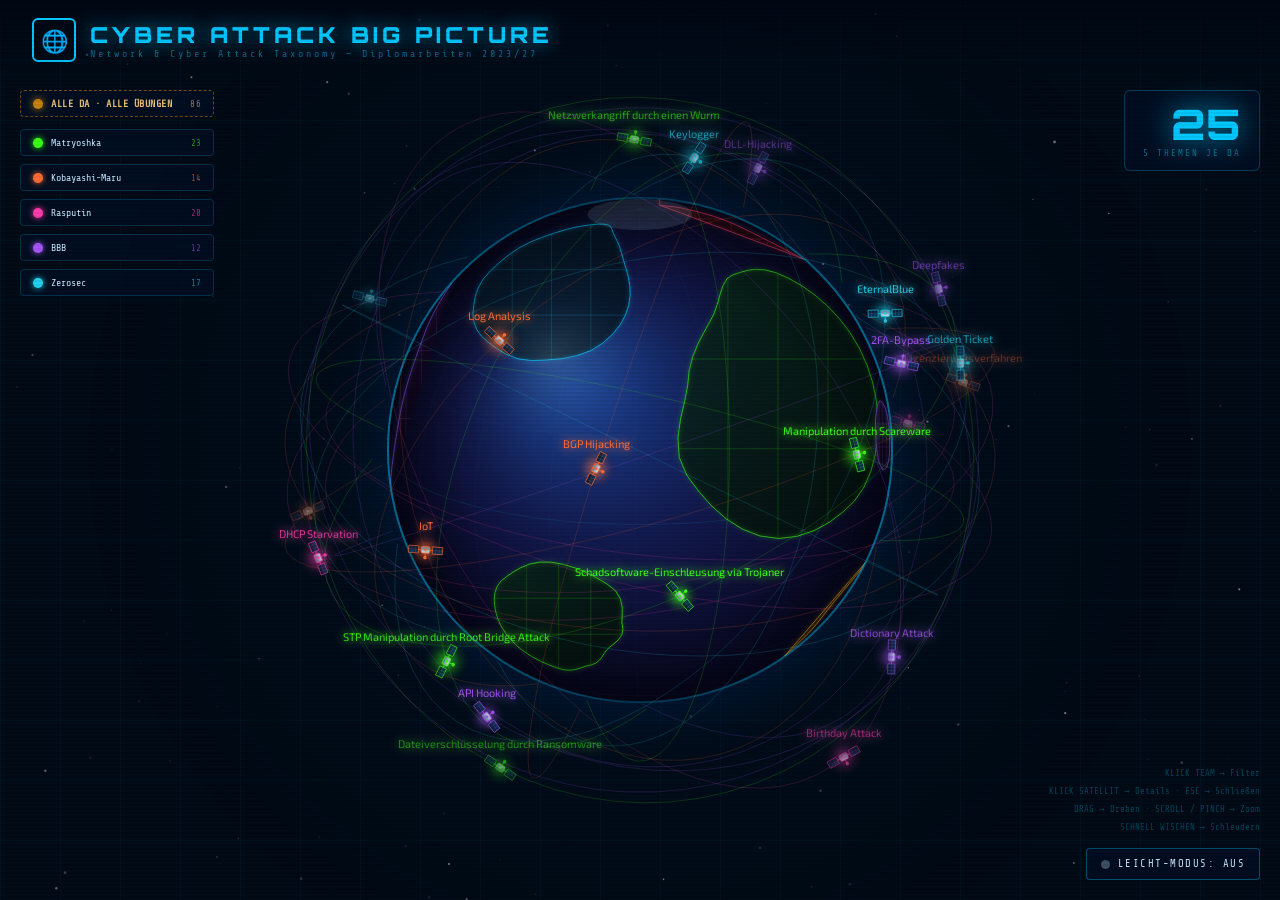
<file: assets/bigpicture.html>
<!DOCTYPE html>
<html lang="de">
<head>
<meta charset="UTF-8">
<meta name="viewport" content="width=device-width, initial-scale=1.0">
<title>Cyber Attack Big Picture</title>
<style>
  @import url('https://fonts.googleapis.com/css2?family=Share+Tech+Mono&family=Orbitron:wght@400;700;900&family=Exo+2:wght@300;400;600&display=swap');

  :root {
    --bg: #020b16;
    --accent: #00c8ff;
    --accent2: #ff3c6e;
    --gold: #c58312;
    --glow: 0 0 20px rgba(0,200,255,0.5);
  }
  * { margin:0; padding:0; box-sizing:border-box; }
  body {
    background: var(--bg);
    font-family: 'Exo 2', sans-serif;
    color: #c8e8ff;
    overflow: hidden;
    height: 100vh; width: 100vw;
  }
  body::before {
    content:''; position:fixed; inset:0;
    background: repeating-linear-gradient(0deg, transparent, transparent 2px, rgba(0,0,0,0.06) 2px, rgba(0,0,0,0.06) 4px);
    pointer-events:none; z-index:9999;
  }
  body::after {
    content:''; position:fixed; inset:0;
    background-image: linear-gradient(rgba(0,200,255,0.04) 1px, transparent 1px), linear-gradient(90deg, rgba(0,200,255,0.04) 1px, transparent 1px);
    background-size: 60px 60px; pointer-events:none; z-index:0;
  }
  #canvas-wrapper { position:fixed; inset:0; z-index:1; }
  canvas { display:block; touch-action:none; }

  /* Großbild-Skalierung: --ui wird im Script aus der Viewport-Größe berechnet
     (Full HD = 1, 4K UHD = 2), damit die Bedienelemente auf dem
     86"-4K-Display (iiyama ProLite TE8603MIS) nicht winzig bleiben. */
  #header, #teams, #counter, #detail-panel, #hint, #lite-toggle { zoom: var(--ui, 1); }

  /* Leicht-Modus: keine Live-Unschärfe hinter Bedienelementen (die müsste über dem
     bewegten Globus in jedem Bild neu berechnet werden), kein Vollbild-Scanline-Overlay,
     keine Endlos-Animation. Fast deckende Hintergründe erhalten den Look. */
  body.lite::before { display:none; }
  body.lite .logo-icon { animation:none; box-shadow:0 0 18px rgba(0,200,255,0.6); }
  body.lite .team-badge,
  body.lite .count-box,
  body.lite #detail-panel { backdrop-filter:none; -webkit-backdrop-filter:none; }
  body.lite .team-badge { background:rgba(0,14,32,0.94); transition:border-color 0.2s, opacity 0.2s; }
  body.lite .team-badge.is-active { background:rgba(0,30,55,0.97); }
  body.lite .count-box { background:rgba(0,14,32,0.95); }
  body.lite #detail-panel { background:rgba(0,10,25,0.985); }

  /* Leicht-Modus-Schalter unten rechts */
  #lite-toggle {
    position:fixed; bottom:20px; right:20px; z-index:110;
    display:flex; align-items:center; gap:8px;
    padding:9px 14px; border-radius:4px; cursor:pointer;
    font-family:'Share Tech Mono', monospace; font-size:10.5px; letter-spacing:1.5px;
    color:#c8e8ff; background:rgba(0,15,35,0.85);
    border:1px solid rgba(0,200,255,0.35);
    transition: border-color 0.2s, box-shadow 0.2s, background 0.2s;
  }
  #lite-toggle:hover { border-color:var(--accent); box-shadow:var(--glow); }
  #lite-toggle .lt-dot { width:9px; height:9px; border-radius:50%; background:rgba(200,232,255,0.3); flex-shrink:0; }
  #lite-toggle.is-on { border-color:var(--gold); color:#ffd98a; background:rgba(197,131,18,0.16); }
  #lite-toggle.is-on .lt-dot { background:var(--gold); }
  #lite-toggle:focus-visible { outline:2px solid var(--accent); outline-offset:2px; }

  #header {
    position:fixed; top:0; left:0; right:0; z-index:100;
    padding: 18px 32px;
    display:flex; align-items:center; gap:14px;
    background: linear-gradient(180deg, rgba(0,8,20,0.97) 0%, transparent 100%);
  }
  .logo-icon {
    width:44px; height:44px;
    border: 2px solid var(--accent); border-radius:6px;
    display:flex; align-items:center; justify-content:center; font-size:22px;
    animation: pulse-border 2s ease-in-out infinite;
  }
  @keyframes pulse-border {
    0%,100% { box-shadow: 0 0 10px rgba(0,200,255,0.4); }
    50%      { box-shadow: 0 0 30px rgba(0,200,255,0.9); }
  }
  h1 {
    font-family:'Orbitron', monospace; font-size:clamp(13px,2vw,22px); font-weight:900;
    letter-spacing:4px; text-transform:uppercase; color: var(--accent);
    text-shadow: 0 0 20px rgba(0,200,255,0.7);
  }
  .subtitle { font-family:'Share Tech Mono', monospace; font-size:10px; color: rgba(0,200,255,0.5); letter-spacing:3px; }

  #teams {
    position:fixed; top:90px; left:20px; z-index:100;
    display:flex; flex-direction:column; gap:8px;
  }
  .team-badge {
    display:flex; align-items:center; gap:8px;
    background: rgba(0,15,35,0.82); border: 1px solid rgba(0,200,255,0.18);
    border-radius:4px; padding: 7px 12px;
    font-family:'Share Tech Mono', monospace; font-size:10px; color:#c8e8ff;
    backdrop-filter: blur(6px); transition: all 0.2s;
    cursor:pointer; text-align:left; width:100%;
  }
  .team-badge:hover { border-color: var(--accent); box-shadow: var(--glow); transform: translateX(2px); }
  .team-badge.is-active {
    background: rgba(0,30,55,0.92);
    box-shadow: var(--glow);
  }
  .team-badge.is-dimmed { opacity: 0.35; }
  .mode-badge { border-style: dashed; margin-bottom: 4px; }

  /* "Alle Diplomarbeiten" – Gold-Button */
  #show-all {
    border-color: rgba(197,131,18,0.55);
    color: #e9c074; letter-spacing: 0.5px;
  }
  #show-all .ba-label { color: #e9c074; font-weight: 600; }
  #show-all .team-dot { background: var(--gold); box-shadow: 0 0 8px var(--gold); }
  #show-all:hover {
    border-color: var(--gold);
    box-shadow: 0 0 18px rgba(197,131,18,0.55);
  }
  #show-all.is-active {
    background: rgba(197,131,18,0.18);
    border-color: var(--gold);
    box-shadow: 0 0 22px rgba(197,131,18,0.55);
  }
  #show-all.is-active .ba-label { color: #ffd98a; }
  .team-dot { width:10px; height:10px; border-radius:50%; flex-shrink:0; box-shadow: 0 0 6px currentColor; }
  .team-count {
    margin-left:auto; font-size:9px; opacity:0.6; padding-left:10px;
  }

  #filter-reset {
    display:flex; align-items:center; gap:6px;
    margin-top:2px; padding:6px 12px;
    border:1px dashed rgba(0,200,255,0.35); border-radius:4px;
    font-family:'Share Tech Mono', monospace; font-size:9.5px; letter-spacing:1px;
    color: rgba(0,200,255,0.75); cursor:pointer; background:rgba(0,15,35,0.6);
    transition: all 0.2s; display:none;
  }
  #filter-reset.visible { display:flex; }
  #filter-reset:hover { color:#fff; border-color:var(--accent); box-shadow: var(--glow); }

  #counter {
    position:fixed; top:90px; right:20px; z-index:100; text-align:right;
  }
  .count-box {
    background: rgba(0,15,35,0.85); border: 1px solid rgba(0,200,255,0.25);
    border-radius:6px; padding:12px 18px; backdrop-filter:blur(8px);
    transition: border-color 0.3s, box-shadow 0.3s;
  }
  .count-num {
    font-family:'Orbitron', monospace; font-size:42px; font-weight:900;
    color: var(--accent); text-shadow: 0 0 30px rgba(0,200,255,0.8); line-height:1;
    transition: color 0.3s, text-shadow 0.3s;
  }
  .count-label { font-family:'Share Tech Mono', monospace; font-size:9px; letter-spacing:2px; color: rgba(0,200,255,0.5); margin-top:3px; }

  #detail-panel {
    position:fixed; bottom:20px; left:50%; transform:translateX(-50%);
    z-index:200; width:min(580px, 92vw);
    background: rgba(0,10,25,0.96); border: 1px solid var(--accent);
    border-radius:10px; padding:20px 24px; backdrop-filter: blur(18px);
    box-shadow: 0 0 50px rgba(0,200,255,0.2), inset 0 0 40px rgba(0,200,255,0.03);
    display:none; animation: slide-up 0.3s ease;
  }
  @keyframes slide-up {
    from { transform: translateX(-50%) translateY(20px); opacity:0; }
    to   { transform: translateX(-50%) translateY(0);    opacity:1; }
  }
  #detail-panel.visible { display:block; }
  .panel-header { display:flex; align-items:flex-start; justify-content:space-between; margin-bottom:12px; gap:10px; }
  .panel-title { font-family:'Orbitron', monospace; font-size:15px; font-weight:700; color: var(--accent); text-shadow: 0 0 10px rgba(0,200,255,0.5); }
  .panel-team { font-family:'Share Tech Mono', monospace; font-size:10px; padding:3px 9px; border-radius:20px; border:1px solid; white-space:nowrap; flex-shrink:0; }
  .panel-follow {
    font-family:'Share Tech Mono', monospace; font-size:10px; letter-spacing:1px;
    padding:3px 9px; border-radius:20px; white-space:nowrap; flex-shrink:0; cursor:pointer;
    color:var(--accent); background:rgba(0,200,255,0.12); border:1px solid var(--accent);
    box-shadow:0 0 10px rgba(0,200,255,0.35); transition:all 0.2s;
  }
  .panel-follow.is-off { color:rgba(0,200,255,0.55); background:transparent; border-style:dashed; box-shadow:none; }
  .panel-follow:hover { color:#fff; }
  .panel-close { background:none; border:none; color:rgba(0,200,255,0.5); font-size:18px; cursor:pointer; padding:0 0 0 8px; transition: color 0.2s; }
  .panel-close:hover { color: var(--accent2); }
  .panel-grid { display:grid; grid-template-columns:1fr 1fr; gap:8px; margin-bottom:12px; }
  .panel-field { background: rgba(0,30,60,0.5); border-radius:5px; padding:8px 10px; border-left:2px solid; }
  .field-label { font-family:'Share Tech Mono', monospace; font-size:8px; letter-spacing:2px; color: rgba(0,200,255,0.45); text-transform:uppercase; margin-bottom:3px; }
  .field-val { font-size:12px; font-weight:600; color: #e0f4ff; }
  .panel-desc { font-size:12px; line-height:1.65; color: rgba(200,232,255,0.8); border-top:1px solid rgba(0,200,255,0.12); padding-top:10px; }

  #debug-box {
    position:fixed; left:50%; top:50%; transform:translate(-50%,-50%); z-index:10000;
    max-width:86vw; padding:14px 18px; white-space:pre-wrap; word-break:break-word;
    font-family:'Share Tech Mono', monospace; font-size:clamp(13px,1.3vw,30px); line-height:1.6;
    color:#e8f6ff; background:rgba(2,11,22,0.92); border:1px solid #c58312; border-radius:6px;
    pointer-events:none;
  }

  #hint {
    position:fixed; bottom:64px; right:20px; z-index:100;
    font-family:'Share Tech Mono', monospace; font-size:9px;
    color:rgba(0,200,255,0.3); text-align:right; line-height:2;
  }

  /* ── Handy ─────────────────────────────────────────────────────────── */
  @media (max-width: 720px) {
    body { height:100dvh; }

    /* kompakter Kopf, einzeilig */
    #header { padding:10px 14px; gap:10px; }
    #header > div:last-child { min-width:0; }
    .logo-icon { width:32px; height:32px; font-size:16px; flex-shrink:0; }
    h1 { font-size:11px; letter-spacing:1.5px; white-space:nowrap; overflow:hidden; text-overflow:ellipsis; }
    .subtitle { font-size:8px; letter-spacing:1px; white-space:nowrap; overflow:hidden; text-overflow:ellipsis; }

    /* Team-Filter als horizontal wischbare Chip-Leiste statt Spalte über dem Globus */
    #teams {
      top:56px; left:0; right:0; max-width:none;
      flex-direction:row; align-items:center; gap:6px;
      padding:2px 12px 8px;
      overflow-x:auto; overscroll-behavior-x:contain;
      -webkit-overflow-scrolling:touch; scrollbar-width:none;
    }
    #teams::-webkit-scrollbar { display:none; }
    .team-badge { width:auto; flex:0 0 auto; white-space:nowrap; font-size:10px; padding:9px 12px; }
    .team-badge:hover { transform:none; }
    .mode-badge { margin-bottom:0; }
    .team-count { margin-left:4px; padding-left:2px; }
    #filter-reset { flex:0 0 auto; white-space:nowrap; margin-top:0; padding:9px 12px; }

    /* Zähler klein nach unten links, Hinweistext ausblenden */
    #counter { top:auto; bottom:12px; left:12px; right:auto; text-align:left; }
    .count-box { padding:7px 11px; }
    .count-num { font-size:22px; }
    .count-label { font-size:8px; letter-spacing:1px; }
    #hint { display:none; }
    #lite-toggle { bottom:12px; right:12px; padding:10px 12px; font-size:9.5px; letter-spacing:1px; }

    /* Detailkarte: volle Breite, begrenzte Höhe, scrollbar */
    #detail-panel {
      bottom:10px; width:calc(100vw - 20px);
      padding:14px 16px; max-height:52dvh; overflow-y:auto;
    }
    .panel-title { font-size:13px; }
    .panel-grid { gap:6px; margin-bottom:10px; }
    .panel-field { padding:6px 8px; }
    .field-val { font-size:11.5px; }
    .panel-desc { font-size:11.5px; line-height:1.55; }
    .panel-close { font-size:20px; padding:4px 2px 4px 10px; }
  }
</style>
</head>
<body>
<div id="canvas-wrapper"><canvas id="globe"></canvas></div>

<header id="header">
  <div class="logo-icon">🌐</div>
  <div>
    <h1>Cyber Attack Big Picture</h1>
    <div class="subtitle">Network &amp; Cyber Attack Taxonomy — Diplomarbeiten 2023/27</div>
  </div>
</header>

<div id="teams"></div>

<div id="counter">
  <div class="count-box">
    <div class="count-num" id="count-num">0</div>
    <div class="count-label" id="count-label">ATTACK SCENARIOS</div>
  </div>
</div>

<div id="detail-panel">
  <div class="panel-header">
    <div><div class="panel-title" id="p-title">—</div></div>
    <div style="display:flex;align-items:center;gap:8px">
      <button class="panel-follow" id="p-follow" type="button" title="Ansicht folgt dem gewählten Satelliten – Ziehen beendet das Verfolgen">◉ VERFOLGT</button>
      <div class="panel-team" id="p-team">—</div>
      <button class="panel-close" onclick="closePanel()">✕</button>
    </div>
  </div>
  <div class="panel-grid">
    <div class="panel-field" id="pf-layer"><div class="field-label">OSI Layer</div><div class="field-val" id="p-layer">—</div></div>
    <div class="panel-field" id="pf-cat"><div class="field-label">Kategorie</div><div class="field-val" id="p-cat">—</div></div>
    <div class="panel-field" id="pf-sev"><div class="field-label">Schweregrad</div><div class="field-val" id="p-sev">—</div></div>
    <div class="panel-field" id="pf-proto"><div class="field-label">Protokoll</div><div class="field-val" id="p-proto">—</div></div>
  </div>
  <div class="panel-desc" id="p-desc">—</div>
</div>

<div id="hint">KLICK TEAM → Filter<br>KLICK SATELLIT → Details · ESC → Schließen<br>DRAG → Drehen · SCROLL / PINCH → Zoom<br>SCHNELL WISCHEN → Schleudern</div>

<button id="lite-toggle" type="button" aria-pressed="false" title="Weniger Effekte für schwache Geräte – Bedienung bleibt gleich">
  <span class="lt-dot"></span><span class="lt-label">LEICHT-MODUS: AUS</span>
</button>

<script>
// ─── TEAMS (DA-Gruppen) ─────────────────────────────────────────────────────
const TEAMS = {
  'Kobayashi-Maru': { color:'#ff6b35', glow:'rgba(255,107,53,0.7)' },
  'Rasputin':        { color:'#ff3cac', glow:'rgba(255,60,172,0.7)' },
  'BBB':            { color:'#a855f7', glow:'rgba(168,85,247,0.7)' },
  'Zerosec':        { color:'#22d3ee', glow:'rgba(34,211,238,0.7)' },
  'Matryoshka':     { color:'#39ff14', glow:'rgba(57,255,20,0.7)'  },
};
const TEAM_ORDER = ['Matryoshka','Kobayashi-Maru','Rasputin','BBB','Zerosec'];

// Shape per category for node icons
const SHAPES = {
  'Routing Attack':          'diamond',
  'Code Injection':          'hexagon',
  'KI-gestützte Täuschung':  'triangle',
  'Spyware / Malware':       'square',
  'Social Engineering':      'triangle',
  'Network Manipulation':    'diamond',
  'VoIP Attack':             'hexagon',
  'WLAN Attack':             'square',
  'Kryptografischer Angriff':'diamond',
  'DoS/DDoS':                'triangle',
  'Web Attack':              'hexagon',
  'Exploitation':            'square',
  'Privilege Escalation':    'diamond',
  'IoT Attack':              'square',
  'Password Attack':         'hexagon',
  'Forensik & Analyse':      'circle',
  'Steganographie':          'triangle',
  'Physischer Angriff':      'square',
  'Side-Channel':            'hexagon',
  'Sonstiges':               'circle',
};

function getCatEmoji(cat){
  const m={
    'Routing Attack':'⇄','Code Injection':'⌥','KI-gestützte Täuschung':'◈',
    'Spyware / Malware':'⚠','Social Engineering':'◉','Network Manipulation':'⬡',
    'VoIP Attack':'☎','WLAN Attack':'⌁','Kryptografischer Angriff':'⚿',
    'DoS/DDoS':'⚡','Web Attack':'⬡','Exploitation':'⚔','Privilege Escalation':'▲',
    'IoT Attack':'📡','Password Attack':'🔑','Forensik & Analyse':'🔍',
    'Steganographie':'🖼','Physischer Angriff':'🛰','Side-Channel':'📈','Sonstiges':'🔒',
  };
  return m[cat]||'●';
}

// ─── ANGRIFFSDATEN (aus assets/da.txt) ─────────────────────────────────────
// showcase:true markiert das einzige Thema einer fremden DA, das standardmäßig
// (ohne aktiven Filter) zusätzlich zu allen Matryoshka-Themen sichtbar ist.
const ATTACKS_RAW = [
  // ── Matryoshka — alle Themen immer sichtbar ─────────────────────────────
  { name:'Netzwerkangriff durch einen Wurm', team:'Matryoshka', layer:'Layer 3–7', cat:'Spyware / Malware', sev:'🔴 KRITISCH', proto:'TCP/IP',
    desc:'Selbstverbreitende Schadsoftware, die sich eigenständig über Netzwerkschwachstellen von System zu System ausbreitet.' },
  { name:'Dateiverschlüsselung durch Ransomware', team:'Matryoshka', layer:'Layer 7 – Application', cat:'Spyware / Malware', sev:'🔴 KRITISCH', proto:'Dateisystem',
    desc:'Verschlüsselung lokaler und freigegebener Dateien durch Schadsoftware mit anschließender Lösegeldforderung.' },
  { name:'Schadsoftware-Einschleusung via Trojaner', team:'Matryoshka', layer:'Layer 7 – Application', cat:'Spyware / Malware', sev:'🔴 KRITISCH', proto:'Dropper',
    desc:'Tarnung von Schadcode als nützliche Anwendung, um ihn unbemerkt auf dem Zielsystem auszuführen.' },
  { name:'Manipulation durch Scareware', team:'Matryoshka', layer:'Layer 7 – Application', cat:'Social Engineering', sev:'🟡 MITTEL', proto:'HTTP/Browser',
    desc:'Täuschende Sicherheitswarnungen verleiten Nutzer zur Installation von Malware. Manipulation durch Angst und künstliche Dringlichkeit.' },
  { name:'STP Manipulation durch Root Bridge Attack', team:'Matryoshka', layer:'Layer 2 – Data Link', cat:'Network Manipulation', sev:'🔴 KRITISCH', proto:'STP / 802.1D',
    desc:'Gefälschte BPDU-Pakete mit niedriger Bridge-ID übernehmen die Root-Bridge-Rolle. Ermöglicht vollständiges Mitsniffen des Ethernet-Traffics im LAN-Segment.' },
  { name:'ICMP Redirect', team:'Matryoshka', layer:'Layer 3 – Network', cat:'Network Manipulation', sev:'🟠 HOCH', proto:'ICMP',
    desc:'Versenden gefälschter ICMP-Redirect-Nachrichten, um Opfer dazu zu bringen, Datenverkehr über ein vom Angreifer kontrolliertes Gateway zu leiten.' },
  { name:'Firewall State Table Exhaustion', team:'Matryoshka', layer:'Layer 3–4', cat:'DoS/DDoS', sev:'🟠 HOCH', proto:'TCP/UDP',
    desc:'Überlastung der Zustandstabelle einer Stateful Firewall durch massenhafte Verbindungen, bis legitimer Verkehr nicht mehr verarbeitet wird.' },
  { name:'DNS-Spoofing Angriff', team:'Matryoshka', layer:'Layer 7 – Application', cat:'Network Manipulation', sev:'🔴 KRITISCH', proto:'DNS/UDP',
    desc:'Fälschen von DNS-Antworten, um Nutzer unbemerkt auf bösartige Server statt der angeforderten Adresse zu leiten.' },
  { name:'Passives Abhören via SPAN-Port', team:'Matryoshka', layer:'Layer 2', cat:'Forensik & Analyse', sev:'🟡 MITTEL', proto:'SPAN/Mirror',
    desc:'Missbrauch eines gespiegelten Switch-Ports, um unbemerkt den gesamten Netzwerkverkehr eines Segments mitzuschneiden.' },
  { name:'SIP Registration Hijacking', team:'Matryoshka', layer:'Layer 5–7', cat:'VoIP Attack', sev:'🔴 KRITISCH', proto:'SIP / UDP',
    desc:'Übernahme einer SIP-Registrierung durch Replay- oder Brute-Force-Angriffe. Ermöglicht unautorisierte VoIP-Nutzung, Gesprächsabhoraktion und Gebührenbetrug.' },
  { name:'SIP INVITE-Flooding DoS', team:'Matryoshka', layer:'Layer 5–7', cat:'VoIP Attack', sev:'🟠 HOCH', proto:'SIP/UDP',
    desc:'Überflutung eines SIP-Servers mit massenhaften INVITE-Anfragen, um die VoIP-Infrastruktur lahmzulegen.' },
  { name:'SIP Extension Scanning', team:'Matryoshka', layer:'Layer 5–7', cat:'VoIP Attack', sev:'🟡 MITTEL', proto:'SIP/UDP',
    desc:'Systematisches Durchprobieren von SIP-Nebenstellen, um gültige Teilnehmer für weiterführende Angriffe zu identifizieren.' },
  { name:'Evil Twin Attack', team:'Matryoshka', layer:'Layer 1–2', cat:'WLAN Attack', sev:'🔴 KRITISCH', proto:'IEEE 802.11',
    desc:'Bösartiger Access Point mit identischer SSID wie ein legitimes Netzwerk. Clients verbinden sich automatisch und der gesamte Datenverkehr wird über den Angreifer geleitet.' },
  { name:'Replay Attack', team:'Matryoshka', layer:'Layer 4–7', cat:'Network Manipulation', sev:'🟠 HOCH', proto:'Diverse',
    desc:'Erneutes Einspielen zuvor aufgezeichneter, gültiger Datenpakete, um Authentifizierungen oder Transaktionen unautorisiert zu wiederholen.' },
  { name:'PMKID Attack', team:'Matryoshka', layer:'Layer 1–2', cat:'WLAN Attack', sev:'🟠 HOCH', proto:'IEEE 802.11 / WPA2',
    desc:'Offline-Angriff auf WPA2-Passwörter durch Auslesen des PMKID-Werts, ohne dass ein vollständiger 4-Way-Handshake nötig ist.' },
  { name:'BlueSnarfing', team:'Matryoshka', layer:'Layer 1–2', cat:'Physischer Angriff', sev:'🟠 HOCH', proto:'Bluetooth OBEX',
    desc:'Unautorisierter Zugriff auf Daten eines Bluetooth-Geräts über Schwachstellen im OBEX-Protokoll ohne Kopplung des Angreifers.' },
  { name:'TLS-Downgrade-Angriff', team:'Matryoshka', layer:'Layer 6 – Presentation', cat:'Kryptografischer Angriff', sev:'🔴 KRITISCH', proto:'TLS',
    desc:'Erzwingen einer schwächeren, veralteten TLS-Version oder Cipher-Suite, um die Verschlüsselung einer Verbindung angreifbar zu machen.' },
  { name:'Rogue-CA / Zertifikatsfälschung', team:'Matryoshka', layer:'Layer 6 – Presentation', cat:'Kryptografischer Angriff', sev:'🔴 KRITISCH', proto:'X.509/PKI',
    desc:'Ausstellen gefälschter, scheinbar vertrauenswürdiger Zertifikate über eine kompromittierte oder untergeschobene Zertifizierungsstelle.' },
  { name:'Padding-Oracle-Angriff auf AES-CBC', team:'Matryoshka', layer:'Layer 6 – Presentation', cat:'Kryptografischer Angriff', sev:'🔴 KRITISCH', proto:'AES-CBC',
    desc:'Ausnutzung von Padding-Validierungsfehlern in CBC-verschlüsselten Nachrichten. Der Klartext kann Byte-für-Byte durch wiederholtes Senden manipulierter Blöcke entschlüsselt werden.' },
  { name:'Timing-Side-Channel-Angriff auf Authentifizierung', team:'Matryoshka', layer:'Layer 7 – Application', cat:'Side-Channel', sev:'🟠 HOCH', proto:'HTTP/Auth',
    desc:'Ableitung geheimer Informationen aus minimalen Laufzeitunterschieden einer Authentifizierungsroutine.' },
  { name:'TEMPEST-Angriff', team:'Matryoshka', layer:'Layer 1 / Physisch', cat:'Physischer Angriff', sev:'🟡 MITTEL', proto:'Elektromagnetisch',
    desc:'Abhören kompromittierender elektromagnetischer Abstrahlung von Geräten, um verarbeitete Daten aus der Ferne zu rekonstruieren.' },
  { name:'WPA3 Dragonblood Attack', team:'Matryoshka', layer:'Layer 1–2', cat:'WLAN Attack', sev:'🔴 KRITISCH', proto:'IEEE 802.11 / WPA3',
    desc:'Ausnutzung von Seitenkanal- und Downgrade-Schwachstellen im SAE-Handshake von WPA3 zur Wiederherstellung des Passworts.' },
  { name:'DNS-Spoofing mit Phishing und MITM-Komponenten', team:'Matryoshka', layer:'Layer 7 – Application', cat:'Network Manipulation', sev:'🔴 KRITISCH', proto:'DNS/HTTP',
    desc:'Kombinierter Angriff aus DNS-Spoofing, Phishing-Inhalten und Man-in-the-Middle, um Zugangsdaten vollautomatisiert abzugreifen.' },

  // ── Kobayashi-Maru ───────────────────────────────────────────────────────
  { name:'BGP Hijacking', team:'Kobayashi-Maru', layer:'Layer 3 – Network', cat:'Routing Attack', sev:'🔴 KRITISCH', proto:'BGP', showcase:true,
    desc:'Manipulation von BGP-Routing-Tabellen, um Netzwerkverkehr umzuleiten oder abzufangen. Angreifer kündigen fremde IP-Präfixe an und übernehmen so den Datenfluss ganzer Netzwerksegmente.' },
  { name:'Geheim', team:'Kobayashi-Maru', layer:'Vertraulich', cat:'Sonstiges', sev:'⚪ VERTRAULICH', proto:'—',
    desc:'Thema ist im Rahmen der Diplomarbeit als vertraulich eingestuft und wird hier nicht im Detail veröffentlicht.' },
  { name:'IoT', team:'Kobayashi-Maru', layer:'Layer 7 / Embedded', cat:'IoT Attack', sev:'🟠 HOCH', proto:'MQTT/CoAP',
    desc:'Ausnutzung unsicherer Standardkonfigurationen und ungepatchter Firmware vernetzter Geräte, um Zugriff auf IoT-Infrastrukturen zu erlangen.' },
  { name:'Lizenzierungsverfahren', team:'Kobayashi-Maru', layer:'Layer 7 – Application', cat:'Exploitation', sev:'🟡 MITTEL', proto:'Software-Lizenz',
    desc:'Analyse und Umgehung von Software-Lizenzprüfungen, etwa durch Reverse Engineering von Aktivierungsmechanismen.' },
  { name:'Log Analysis', team:'Kobayashi-Maru', layer:'Layer 7 / Forensik', cat:'Forensik & Analyse', sev:'🟢 NIEDRIG', proto:'Syslog',
    desc:'Systematische Auswertung von Server- und Systemprotokollen zur Erkennung von Angriffsspuren und Anomalien.' },
  { name:'Memory Analysis', team:'Kobayashi-Maru', layer:'OS / RAM', cat:'Forensik & Analyse', sev:'🟡 MITTEL', proto:'RAM-Dump',
    desc:'Forensische Untersuchung von Arbeitsspeicher-Abbildern, um flüchtige Spuren von Malware und Angreiferaktivität zu rekonstruieren.' },
  { name:'Man-in-the-Middle (MiTM)', team:'Kobayashi-Maru', layer:'Layer 2–3', cat:'Network Manipulation', sev:'🔴 KRITISCH', proto:'ARP/TCP',
    desc:'Unbemerktes Einschleusen in die Kommunikation zweier Parteien, um Datenverkehr mitzulesen oder zu manipulieren.' },
  { name:'Network Analysis', team:'Kobayashi-Maru', layer:'Layer 2–4', cat:'Forensik & Analyse', sev:'🟢 NIEDRIG', proto:'PCAP',
    desc:'Aufzeichnung und Auswertung von Netzwerkverkehr zur Identifikation von Schwachstellen und verdächtigem Verhalten.' },
  { name:'Network Sniffing', team:'Kobayashi-Maru', layer:'Layer 2', cat:'Forensik & Analyse', sev:'🟡 MITTEL', proto:'Promiscuous Mode',
    desc:'Passives Mitschneiden des Datenverkehrs in einem Netzwerksegment, häufig zur Erbeutung unverschlüsselter Zugangsdaten.' },
  { name:'Pass-the-Hash', team:'Kobayashi-Maru', layer:'Layer 7 – Application', cat:'Exploitation', sev:'🟠 HOCH', proto:'NTLM / SMB',
    desc:'Nutzung eines erbeuteten NTLM-Passwort-Hashes zur Authentifizierung ohne Kenntnis des Klartextpassworts. Weit verbreitet bei lateraler Bewegung in Active-Directory-Umgebungen.' },
  { name:'SQL Injection', team:'Kobayashi-Maru', layer:'Layer 7 – Application', cat:'Web Attack', sev:'🔴 KRITISCH', proto:'HTTP/SQL',
    desc:'Einschleusen von SQL-Code in Datenbankabfragen über unzureichend validierte Eingabefelder. Ermöglicht Datenbankzugriff, Datenexfiltration und vollständige Systemkompromittierung.' },
  { name:'Steganographie', team:'Kobayashi-Maru', layer:'Layer 7 – Application', cat:'Steganographie', sev:'🟢 NIEDRIG', proto:'Bild/Audio',
    desc:'Verstecken geheimer Informationen innerhalb unauffälliger Trägerdateien wie Bildern oder Audiodateien.' },
  { name:'VLAN-Hopping', team:'Kobayashi-Maru', layer:'Layer 2 – Data Link', cat:'Network Manipulation', sev:'🟠 HOCH', proto:'802.1Q',
    desc:'Überwinden der VLAN-Segmentierung durch Double-Tagging oder Switch-Spoofing, um auf eigentlich isolierte Netzwerksegmente zuzugreifen.' },
  { name:'Webserver', team:'Kobayashi-Maru', layer:'Layer 7 – Application', cat:'Web Attack', sev:'🟠 HOCH', proto:'HTTP/HTTPS',
    desc:'Angriffe auf Fehlkonfigurationen und Schwachstellen von Webserver-Software zur Erlangung von Kontrolle über den Host.' },

  // ── Rasputin ──────────────────────────────────────────────────────────────
  { name:'Birthday Attack', team:'Rasputin', layer:'Layer 6 – Presentation', cat:'Kryptografischer Angriff', sev:'🟡 MITTEL', proto:'Hashfunktionen',
    desc:'Ausnutzung des Geburtstagsparadoxons, um Hash-Kollisionen schneller als durch Brute-Force zu finden.' },
  { name:'Birthday Attack Extended', team:'Rasputin', layer:'Layer 6 – Presentation', cat:'Kryptografischer Angriff', sev:'🟡 MITTEL', proto:'Hashfunktionen',
    desc:'Erweiterte Variante der Geburtstagsattacke mit optimierten Kollisionsstrategien gegen moderne Hashfunktionen.' },
  { name:'Botnet', team:'Rasputin', layer:'Layer 7 / Netzwerk', cat:'Spyware / Malware', sev:'🔴 KRITISCH', proto:'C2 / IRC',
    desc:'Fernsteuerung eines Netzwerks kompromittierter Geräte über eine Command-and-Control-Infrastruktur für koordinierte Angriffe.' },
  { name:'DHCP Starvation', team:'Rasputin', layer:'Layer 2–3', cat:'Network Manipulation', sev:'🟠 HOCH', proto:'DHCP',
    desc:'Erschöpfung des DHCP-Adresspools durch massenhafte gefälschte Anfragen, um neue Clients lahmzulegen oder umzuleiten.' },
  { name:'DNS Cache Poisoning', team:'Rasputin', layer:'Layer 7 – Application', cat:'Network Manipulation', sev:'🔴 KRITISCH', proto:'DNS/UDP', showcase:true,
    desc:'Einschleusen gefälschter DNS-Antworten in den Cache eines Resolvers, um Nutzer unbemerkt auf bösartige Server umzuleiten.' },
  { name:'DNS Flood', team:'Rasputin', layer:'Layer 3–4', cat:'DoS/DDoS', sev:'🟠 HOCH', proto:'DNS/UDP',
    desc:'Überlastung eines DNS-Servers durch massenhafte Anfragen, bis legitime Namensauflösungen nicht mehr bearbeitet werden können.' },
  { name:'DNS Volumetric', team:'Rasputin', layer:'Layer 3–4', cat:'DoS/DDoS', sev:'🔴 KRITISCH', proto:'DNS/UDP',
    desc:'Volumenbasierter Angriff über DNS-Infrastruktur, der die verfügbare Bandbreite des Ziels vollständig auslastet.' },
  { name:'DSA', team:'Rasputin', layer:'Layer 6 – Presentation', cat:'Kryptografischer Angriff', sev:'🟡 MITTEL', proto:'DSA',
    desc:'Untersuchung von Implementierungsschwächen des Digital Signature Algorithm, etwa bei wiederverwendeten Zufallswerten.' },
  { name:'E-Mail-Spoofing', team:'Rasputin', layer:'Layer 7 – Application', cat:'Social Engineering', sev:'🟠 HOCH', proto:'SMTP',
    desc:'Fälschen der Absenderadresse einer E-Mail, um Vertrauen vorzutäuschen und Empfänger zu täuschen.' },
  { name:'Homophone-Chiffre', team:'Rasputin', layer:'Layer 6 – Presentation', cat:'Kryptografischer Angriff', sev:'🟢 NIEDRIG', proto:'Klassische Kryptografie',
    desc:'Kryptoanalyse einer homophonen Chiffre, bei der mehrere Geheimtextzeichen für denselben Klartextbuchstaben stehen.' },
  { name:'Passwort-Cracking', team:'Rasputin', layer:'Layer 7 – Application', cat:'Password Attack', sev:'🟠 HOCH', proto:'Hash/Brute-Force',
    desc:'Systematisches Erraten oder Berechnen von Passwörtern aus gestohlenen Hashwerten mittels Wörterbuch- oder Brute-Force-Methoden.' },
  { name:'Phishing', team:'Rasputin', layer:'Social Engineering', cat:'Social Engineering', sev:'🟠 HOCH', proto:'E-Mail/HTTP',
    desc:'Versand gefälschter Nachrichten, die Empfänger zur Preisgabe von Zugangsdaten oder zur Ausführung von Schadcode verleiten.' },
  { name:'Ping Flood', team:'Rasputin', layer:'Layer 3 – Network', cat:'DoS/DDoS', sev:'🟡 MITTEL', proto:'ICMP',
    desc:'Überflutung eines Ziels mit ICMP-Echo-Requests, um dessen Netzwerkanbindung oder Rechenleistung zu erschöpfen.' },
  { name:'Reconnaissance', team:'Rasputin', layer:'Vorbereitung', cat:'Forensik & Analyse', sev:'🟢 NIEDRIG', proto:'Diverse',
    desc:'Systematisches Sammeln öffentlich verfügbarer Informationen über ein Ziel als Vorbereitung für weiterführende Angriffe.' },
  { name:'Rogue DHCP', team:'Rasputin', layer:'Layer 2–3', cat:'Network Manipulation', sev:'🟠 HOCH', proto:'DHCP',
    desc:'Betrieb eines nicht autorisierten DHCP-Servers, um Clients falsche Netzwerkeinstellungen und Gateways unterzuschieben.' },
  { name:'RSA', team:'Rasputin', layer:'Layer 6 – Presentation', cat:'Kryptografischer Angriff', sev:'🟡 MITTEL', proto:'RSA',
    desc:'Analyse von Schwachstellen bei fehlerhafter RSA-Schlüsselerzeugung, etwa durch gemeinsame Primfaktoren oder zu kleine Moduli.' },
  { name:'Spear-Phishing', team:'Rasputin', layer:'Social Engineering', cat:'Social Engineering', sev:'🟠 HOCH', proto:'E-Mail',
    desc:'Gezielte, individuell zugeschnittene Phishing-Angriffe auf ausgewählte Personen oder Organisationen.' },
  { name:'Steganografie Audio', team:'Rasputin', layer:'Layer 7 – Application', cat:'Steganographie', sev:'🟢 NIEDRIG', proto:'Audio',
    desc:'Verstecken geheimer Daten in Audiodateien durch minimale, für das menschliche Gehör nicht wahrnehmbare Veränderungen.' },
  { name:'Steganografie Video', team:'Rasputin', layer:'Layer 7 – Application', cat:'Steganographie', sev:'🟢 NIEDRIG', proto:'Video',
    desc:'Einbetten verdeckter Informationen in Videodateien, verteilt über einzelne Frames oder Kompressionsdaten.' },
  { name:'TCP SYN Flood', team:'Rasputin', layer:'Layer 4 – Transport', cat:'DoS/DDoS', sev:'🔴 KRITISCH', proto:'TCP',
    desc:'Überflutung eines Servers mit halboffenen TCP-Verbindungen, um dessen Verbindungs-Backlog zu erschöpfen.' },

  // ── BBB ───────────────────────────────────────────────────────────────────
  { name:'2FA-Bypass', team:'BBB', layer:'Layer 7 – Application', cat:'Exploitation', sev:'🟠 HOCH', proto:'OTP/OAuth',
    desc:'Umgehung der Zwei-Faktor-Authentifizierung, etwa durch Session-Hijacking, Social Engineering oder Schwächen im Fallback-Mechanismus.' },
  { name:'API Hooking', team:'BBB', layer:'Layer 7 – Application', cat:'Code Injection', sev:'🟠 HOCH', proto:'Win32 API', showcase:true,
    desc:'Abfangen und Umleiten von API-Aufrufen im Betriebssystem. Durch IAT-Patching oder Inline-Hooks werden Systemfunktionen manipuliert, um Daten zu extrahieren oder Prozesse zu kontrollieren.' },
  { name:'Deepfakes', team:'BBB', layer:'Social Engineering', cat:'KI-gestützte Täuschung', sev:'🟠 HOCH', proto:'ML/AI',
    desc:'Einsatz von KI-generierten synthetischen Medien zur Identitätstäuschung. Deepfakes ermöglichen Vishing, CEO-Fraud und gezielte Desinformationskampagnen.' },
  { name:'Dictionary Attack', team:'BBB', layer:'Layer 7 – Application', cat:'Password Attack', sev:'🟡 MITTEL', proto:'Hash/Wordlist',
    desc:'Passwort-Erraten mittels vorab erstellter Wortlisten häufig verwendeter Begriffe und bekannter Passwörter.' },
  { name:'DLL-Hijacking', team:'BBB', layer:'OS / Windows', cat:'Exploitation', sev:'🟠 HOCH', proto:'Win32 DLL',
    desc:'Platzieren einer bösartigen DLL an einem Ort, der vom Suchpfad einer Anwendung bevorzugt geladen wird, um eigenen Code auszuführen.' },
  { name:'Flipper', team:'BBB', layer:'Layer 1 / Physisch', cat:'Physischer Angriff', sev:'🟠 HOCH', proto:'RFID/Sub-GHz',
    desc:'Einsatz eines Flipper-Zero-Geräts zum Auslesen, Klonen oder Stören von RFID-, NFC- und Funksignalen.' },
  { name:'Metadatenmanipulation', team:'BBB', layer:'Layer 7 – Application', cat:'Forensik & Analyse', sev:'🟡 MITTEL', proto:'EXIF/Dateisystem',
    desc:'Verändern oder Entfernen von Datei-Metadaten, um Herkunft, Zeitstempel oder Urheberschaft zu verschleiern.' },
  { name:'Netzwerkforensik', team:'BBB', layer:'Layer 2–4', cat:'Forensik & Analyse', sev:'🟢 NIEDRIG', proto:'PCAP',
    desc:'Rekonstruktion von Angriffsverläufen durch detaillierte Analyse aufgezeichneten Netzwerkverkehrs.' },
  { name:'PHI', team:'BBB', layer:'Layer 7 – Application', cat:'Exploitation', sev:'🟠 HOCH', proto:'Daten-Exfiltration',
    desc:'Angriffe mit dem Ziel, besonders schützenswerte personenbezogene Gesundheitsdaten (Protected Health Information) zu entwenden.' },
  { name:'Phishing', team:'BBB', layer:'Social Engineering', cat:'Social Engineering', sev:'🟠 HOCH', proto:'E-Mail/HTTP',
    desc:'Versand gefälschter Nachrichten, die Empfänger zur Preisgabe von Zugangsdaten oder zur Ausführung von Schadcode verleiten.' },
  { name:'Ransomware', team:'BBB', layer:'Layer 7 – Application', cat:'Spyware / Malware', sev:'🔴 KRITISCH', proto:'Dateisystem',
    desc:'Verschlüsselung von Nutzerdaten durch Schadsoftware mit anschließender Lösegeldforderung für die Wiederherstellung.' },
  { name:'RAT-Trojaner', team:'BBB', layer:'Layer 7 – Application', cat:'Spyware / Malware', sev:'🔴 KRITISCH', proto:'C2',
    desc:'Schadsoftware, die einem Angreifer dauerhaften Fernzugriff und volle Kontrolle über ein infiziertes System gewährt.' },

  // ── Zerosec ───────────────────────────────────────────────────────────────
  { name:'EternalBlue', team:'Zerosec', layer:'Layer 7 / OS', cat:'Exploitation', sev:'🔴 KRITISCH', proto:'SMBv1',
    desc:'Ausnutzung einer kritischen Schwachstelle im SMBv1-Protokoll zur Remotecode-Ausführung, bekannt aus WannaCry und NotPetya.' },
  { name:'Local File Inclusion (LFI)', team:'Zerosec', layer:'Layer 7 – Application', cat:'Web Attack', sev:'🟠 HOCH', proto:'HTTP',
    desc:'Einschleusen von Pfadangaben in Webanwendungen, um beliebige lokale Dateien des Servers einzubinden und auszuführen.' },
  { name:'Festplattenanalyse', team:'Zerosec', layer:'OS / Storage', cat:'Forensik & Analyse', sev:'🟢 NIEDRIG', proto:'Disk Image',
    desc:'Forensische Untersuchung von Datenträger-Abbildern zur Rekonstruktion gelöschter oder versteckter Daten.' },
  { name:'Golden Ticket', team:'Zerosec', layer:'Layer 7 / Active Directory', cat:'Privilege Escalation', sev:'🔴 KRITISCH', proto:'Kerberos',
    desc:'Fälschung eines Kerberos-Ticket-Granting-Tickets mittels gestohlenem KRBTGT-Hash für uneingeschränkten Domänenzugriff.' },
  { name:'Keylogger', team:'Zerosec', layer:'Layer 7 – Application', cat:'Spyware / Malware', sev:'🟠 HOCH', proto:'OS-Kernel', showcase:true,
    desc:'Software- oder Hardware-basierte Aufzeichnung von Tastatureingaben. Keylogger operieren häufig auf Kernel-Ebene und exfiltrieren Passwörter und vertrauliche Informationen.' },
  { name:'Vigenère-Verschlüsselung', team:'Zerosec', layer:'Layer 6 – Presentation', cat:'Kryptografischer Angriff', sev:'🟢 NIEDRIG', proto:'Klassische Kryptografie',
    desc:'Kryptoanalyse der polyalphabetischen Vigenère-Chiffre mittels Kasiski-Methode oder Friedman-Test zur Schlüssellängenbestimmung.' },
  { name:'LOG4J', team:'Zerosec', layer:'Layer 7 – Application', cat:'Code Injection', sev:'🔴 KRITISCH', proto:'JNDI/LDAP',
    desc:'Ausnutzung der Log4Shell-Schwachstelle, bei der manipulierte Log-Einträge über JNDI-Lookups Remotecode-Ausführung ermöglichen.' },
  { name:'Morris DOS', team:'Zerosec', layer:'Layer 3–4', cat:'DoS/DDoS', sev:'🟠 HOCH', proto:'TCP/IP',
    desc:'Historisch inspirierter, sich selbst replizierender Angriff, der Systemressourcen durch unkontrollierte Ausbreitung erschöpft.' },
  { name:'Ping of Flood', team:'Zerosec', layer:'Layer 3 – Network', cat:'DoS/DDoS', sev:'🟡 MITTEL', proto:'ICMP',
    desc:'Überlastung eines Zielsystems durch eine große Menge übergroßer oder häufiger ICMP-Pakete.' },
  { name:'RIP Spoofing', team:'Zerosec', layer:'Layer 3 – Network', cat:'Routing Attack', sev:'🟡 MITTEL', proto:'RIPv1/v2',
    desc:'Einspeisung gefälschter RIP-Updates in ein Netzwerk, um Routing-Tabellen zu verfälschen. Ermöglicht Man-in-the-Middle-Angriffe und Denial-of-Service.' },
  { name:'Steganographie – Affine Chiffre', team:'Zerosec', layer:'Layer 6 – Presentation', cat:'Steganographie', sev:'🟢 NIEDRIG', proto:'Klassische Kryptografie',
    desc:'Kombination aus affiner Verschlüsselung und Steganographie zum doppelt abgesicherten Verstecken von Nachrichten.' },
  { name:'Steganographie – Bacon Chiffre', team:'Zerosec', layer:'Layer 6 – Presentation', cat:'Steganographie', sev:'🟢 NIEDRIG', proto:'Klassische Kryptografie',
    desc:'Verstecken von Botschaften mittels der Bacon-Chiffre, die Buchstaben durch binäre Muster in Formatierungsmerkmalen codiert.' },
  { name:'Steganographie – Bilddateien', team:'Zerosec', layer:'Layer 7 – Application', cat:'Steganographie', sev:'🟢 NIEDRIG', proto:'Bilddateien',
    desc:'Einbetten geheimer Informationen in den niederwertigen Bits von Bilddateien (LSB-Steganographie).' },
  { name:'Steganographie – Caesar-Chiffre', team:'Zerosec', layer:'Layer 6 – Presentation', cat:'Steganographie', sev:'🟢 NIEDRIG', proto:'Klassische Kryptografie',
    desc:'Verstecken und Kryptoanalyse von Nachrichten, die mit der einfachen Caesar-Verschiebechiffre codiert wurden.' },
  { name:'WLAN Brute-Force', team:'Zerosec', layer:'Layer 1–2', cat:'WLAN Attack', sev:'🟠 HOCH', proto:'IEEE 802.11 / WPA2',
    desc:'Systematisches Durchprobieren von Passwörtern gegen einen abgefangenen WPA2-Handshake zur Wiederherstellung des WLAN-Schlüssels.' },
  { name:'Datenträgerverschlüsselung', team:'Zerosec', layer:'OS / Storage', cat:'Kryptografischer Angriff', sev:'🟡 MITTEL', proto:'AES/BitLocker',
    desc:'Analyse von Stärken und Schwächen gängiger Verfahren zur vollständigen Verschlüsselung von Datenträgern.' },
  { name:'Moderne Kryptographie', team:'Zerosec', layer:'Layer 6 – Presentation', cat:'Kryptografischer Angriff', sev:'🟡 MITTEL', proto:'AES/RSA/ECC',
    desc:'Untersuchung aktueller symmetrischer und asymmetrischer Verschlüsselungsverfahren und ihrer bekannten Angriffsflächen.' },
];

// Gleichmäßige Verteilung der Knoten auf der Kugel (Fibonacci-Sphere),
// damit die Weltkarte unabhängig von der Themenanzahl aufgeräumt aussieht.
const GOLDEN_ANGLE = Math.PI * (3 - Math.sqrt(5));
function sphereLatLon(i, total){
  const y = (1 - (i/(total-1))*2) * 0.82;
  const radius = Math.sqrt(Math.max(0, 1 - y*y));
  const theta = GOLDEN_ANGLE * i;
  const x = Math.cos(theta)*radius, z = Math.sin(theta)*radius;
  return { lat: Math.asin(y)*180/Math.PI, lon: Math.atan2(z,x)*180/Math.PI };
}
const ATTACKS = ATTACKS_RAW.map((a,i)=>{
  const {lat,lon} = sphereLatLon(i, ATTACKS_RAW.length);
  return Object.assign({ id:i, lat, lon }, a);
});

// ─── FILTER-STATUS ──────────────────────────────────────────────────────────
// Standardansicht: 5 Übungen je DA. Team-Klick filtert auf nur diese eine DA
// (alle ihre Übungen, auch bei Matryoshka).
let selectedTeam = null; // gesetzt = nur diese DA vollständig anzeigen
let showAll = false;     // true = alle DAs mit allen Übungen anzeigen
const GOLD = '#c58312';  // Matryoshka-Gold

// TEST: Knoten (Diplomarbeitsaufgaben) als Satelliten darstellen.
// Auf false setzen für die alte Form-/Emoji-Darstellung.
const SATELLITE_MODE = true;

const PER_TEAM_DEFAULT = 5; // Anzahl Themen je DA in der Standardansicht
function topNOfTeam(team, n){
  const items=ATTACKS.filter(a=>a.team===team);
  const showcase=items.filter(a=>a.showcase);
  const rest=items.filter(a=>!a.showcase);
  return showcase.concat(rest).slice(0,n);
}

// Ergebnis merken, bis sich der Filter ändert (wird mehrmals pro Bild abgefragt)
let _visKey=null, _visList=null;
function visibleAttacks(){
  const key=(showAll?'ALL':'')+'|'+(selectedTeam||'');
  if(key===_visKey) return _visList;
  let list;
  if(showAll) list=ATTACKS;
  else if(selectedTeam) list=ATTACKS.filter(a=>a.team===selectedTeam);
  else list=TEAM_ORDER.flatMap(team=>topNOfTeam(team, PER_TEAM_DEFAULT));
  _visKey=key; _visList=list;
  return list;
}

function buildTeamPanel(){
  const wrap=document.getElementById('teams');
  wrap.innerHTML='';

  // Gold-Button: alle Diplomarbeiten mit allen Übungen
  const allBtn=document.createElement('button');
  allBtn.id='show-all';
  allBtn.className='team-badge mode-badge';
  allBtn.innerHTML=`<span class="team-dot"></span><span class="ba-label">ALLE DA · ALLE ÜBUNGEN</span><span class="team-count">${ATTACKS.length}</span>`;
  allBtn.addEventListener('click', toggleShowAll);
  wrap.appendChild(allBtn);

  for(const team of TEAM_ORDER){
    const total=ATTACKS.filter(a=>a.team===team).length;
    const btn=document.createElement('button');
    btn.className='team-badge';
    btn.dataset.team=team;
    btn.style.color=TEAMS[team].color;
    btn.innerHTML=`<span class="team-dot" style="background:${TEAMS[team].color}"></span><span style="color:#c8e8ff">${team}</span><span class="team-count">${total}</span>`;
    btn.addEventListener('click', ()=>toggleTeam(team));
    wrap.appendChild(btn);
  }
  const reset=document.createElement('div');
  reset.id='filter-reset';
  reset.innerHTML='✕ FILTER ZURÜCKSETZEN';
  reset.addEventListener('click', ()=>setTeamFilter(null));
  wrap.appendChild(reset);
}

function toggleTeam(team){ setTeamFilter(selectedTeam===team ? null : team); }
function setTeamFilter(team){
  selectedTeam=team;
  showAll=false;
  closePanel();
  refreshTeamUI();
}
function toggleShowAll(){
  showAll=!showAll;
  selectedTeam=null;
  closePanel();
  refreshTeamUI();
}
function refreshTeamUI(){
  document.querySelectorAll('.team-badge[data-team]').forEach(btn=>{
    const t=btn.dataset.team;
    btn.classList.toggle('is-active', selectedTeam===t);
    btn.classList.toggle('is-dimmed', (!!selectedTeam && selectedTeam!==t) || showAll);
  });
  const allBtn=document.getElementById('show-all');
  if(allBtn) allBtn.classList.toggle('is-active', showAll);
  document.getElementById('filter-reset').classList.toggle('visible', !!selectedTeam || showAll);
  const list=visibleAttacks();
  document.getElementById('count-num').textContent=list.length;
  document.getElementById('count-label').textContent = showAll
    ? 'ALLE DA · ALLE ÜBUNGEN'
    : selectedTeam
      ? selectedTeam.toUpperCase()+' · THEMEN'
      : '5 THEMEN JE DA';
  const countBox=document.querySelector('.count-box');
  const col = showAll ? GOLD : (selectedTeam ? TEAMS[selectedTeam].color : '#00c8ff');
  countBox.style.borderColor = (selectedTeam || showAll) ? col+'80' : 'rgba(0,200,255,0.25)';
  document.getElementById('count-num').style.color = col;
}
buildTeamPanel();
refreshTeamUI();

// ─── CANVAS SETUP ─────────────────────────────────────────────────────────
const canvas = document.getElementById('globe');
const ctx = canvas.getContext('2d');
let W,H,cx,cy,R;
let rotX=0.3, rotY=0;
let zoom=1;
let dragging=false, lastMX, lastMY, dragMoved=false;
let hoveredNode=null;
let selectedNode=null;   // Satellit, dessen Detailkarte offen ist
let animFrame=0;
let autoRotate=true;
let allBlend=0;          // 0 = Einzelbahnen, 1 = DA-Ringe ("Alle"-Modus), weich überblendet

// ── Schwung & Schleuder-Effekt ────────────────────────────────────────────
// Ein schneller Wisch versetzt den Globus in Schwung (spinVel, klingt mit Reibung
// ab). Je schneller er sich dreht, desto weiter werden die Satelliten nach außen
// geschleudert (orbitScale > 1). Wird die Drehung wieder normal, gleiten sie zurück.
const AUTO_SPIN=0.0025;        // normale Eigendrehung (rad je Frame)
const FLING_MIN=0.06;          // ab dieser Drehgeschwindigkeit beginnt das Schleudern (langsames Drehen bleibt ruhig)
const FLING_FULL=0.25;         // ab hier maximale Auslenkung (richtiger Wisch)
const FLING_MAX_OUT=0.85;      // maximale zusätzliche Bahnhöhe (× Grundradius)
let spinVel=0;                 // aktueller Schwung (rad je Frame), 0 = kein Schwung
let autoDir=1;                 // Richtung der Eigendrehung (übernimmt die des letzten Wischs)
let angSpeed=0;                // geglättete tatsächliche Drehgeschwindigkeit
let flingAmt=0;                // 0..1, wie weit die Satelliten gerade draußen sind
let orbitScale=1;              // 1 = normale Bahnhöhe
let prevRotY=0;
const velSamples=[];           // letzte Wisch-Bewegungen für die Loslass-Geschwindigkeit
function pushVelSample(){
  const t=performance.now();
  velSamples.push({t, rotY});
  while(velSamples.length && t-velSamples[0].t>120) velSamples.shift();
}
// Beim Loslassen: Geschwindigkeit der letzten ~100 ms übernehmen
function releaseWithMomentum(){
  const t=performance.now();
  let v=0;
  if(velSamples.length>=2){
    const a=velSamples[0], b=velSamples[velSamples.length-1];
    const dtm=b.t-a.t;
    if(dtm>8 && t-b.t<80) v=(b.rotY-a.rotY)/dtm*16.667; // rad je Frame
  }
  velSamples.length=0;
  if(Math.abs(v)<0.004){ spinVel=0; return; }
  spinVel=Math.max(-0.4, Math.min(0.4, v));
  autoDir=spinVel<0?-1:1;
}
function stopMomentum(){ spinVel=0; velSamples.length=0; }
let mouseX=0, mouseY=0, mouseInside=false;
// ── Geräteerkennung ───────────────────────────────────────────────────────
// Das iiyama ProLite TE8603MIS zeigt die Seite im eingebauten Android-Browser.
// Dessen Grafikeinheit ist schwach, daher bekommen Android-Geräte ein kleineres
// Pixelbudget für die Zeichenfläche. ?debug=1 blendet die erkannten Werte ein.
const UA = navigator.userAgent || '';
const IS_ANDROID = /Android/i.test(UA);
const IS_IIYAMA = /iiyama|TE\d{4}MIS|ProLite/i.test(UA);
const QS = new URLSearchParams(location.search);
const DEBUG = QS.get('debug')==='1';
const BIG_ANDROID = IS_ANDROID && Math.max(screen.width||0, screen.height||0) >= 1600; // Großdisplay, kein Handy
let maxPixels = (IS_IIYAMA || BIG_ANDROID) ? 1600*900 : (IS_ANDROID ? 1920*1080 : 3840*2160);

// ── Leicht-Modus ──────────────────────────────────────────────────────────
// Spart Rechenleistung für schwache Geräte: kleinere Zeichenfläche, max. 30 fps,
// keine Glow-/Verlaufs-Effekte, weniger Sterne und Details. Die Bedienung
// (drehen, zoomen, tippen, filtern) bleibt vollständig gleich.
// Gemerkte Wahl > ?lite=1/0 in der URL > automatisch an auf Android-Großdisplays.
let LITE = IS_IIYAMA || BIG_ANDROID;
try{ const v=localStorage.getItem('bp-lite'); if(v!==null) LITE = v==='1'; }catch(e){}
if(QS.get('lite')==='1') LITE=true;
if(QS.get('lite')==='0') LITE=false;
const LITE_MAX_PIXELS = 1280*720;
let renderScale=1;       // Zeichenpixel je CSS-Pixel
let blankCheckAt=20, blankRetries=0, blankState='offen';
let lastError='';
window.addEventListener('error',e=>{ lastError=(e.message||'Fehler')+' @'+(e.lineno||'?'); });
let UIS=1;               // UI-Skalierung für große Viewports (siehe resize)
const UI_BOOST=(()=>{ const v=parseFloat(QS.get('scale')); return v>=0.5&&v<=4 ? v : 1; })();

// Canvas in Gerätepixeln rendern (scharf auf HiDPI-Displays), gerechnet wird in CSS-Pixeln
function resize(){
  W=window.innerWidth||document.documentElement.clientWidth||1280;
  H=window.innerHeight||document.documentElement.clientHeight||720;
  // Zeichenfläche auf das Pixelbudget begrenzen: ein 4K-Canvas überfordert die
  // Grafik eingebauter Android-Systeme (Canvas bleibt leer oder ruckelt stark).
  // CSS streckt die kleinere Zeichenfläche wieder auf die volle Fläche.
  let dpr=Math.min(window.devicePixelRatio||1, 2);
  const budget = LITE ? Math.min(maxPixels, LITE_MAX_PIXELS) : maxPixels;
  if(W*H*dpr*dpr>budget) dpr=Math.sqrt(budget/(W*H));
  renderScale=dpr; blankCheckAt=animFrame+20;
  canvas.width=Math.max(1,Math.round(W*dpr)); canvas.height=Math.max(1,Math.round(H*dpr));
  canvas.style.width=W+'px'; canvas.style.height=H+'px';
  ctx.setTransform(dpr,0,0,dpr,0,0);
  // auf schmalen Displays den Globus etwas größer – die Seitenleisten entfallen dort
  cx=W/2; cy=H/2; R=Math.min(W,H)*(W<720?0.31:0.28);

  // Großbild-Skalierung (z. B. iiyama ProLite TE8603MIS, 86" 4K UHD 3840×2160):
  // Bezugsgröße ist Full HD. Ist der Viewport größer, wachsen Bedienelemente,
  // Schrift und Satelliten proportional mit – bei 3840×2160 also Faktor 2.
  // Feinjustierung am Gerät per URL: bigpicture.html?scale=1.2
  UIS=Math.max(1, Math.min(W/1920, H/1080))*UI_BOOST;
  document.documentElement.style.setProperty('--ui', UIS.toFixed(3));
}
let IS_TOUCH = !!(window.matchMedia && window.matchMedia('(pointer: coarse)').matches);
// Touch-Displays mit angeschlossener Maus melden oft "fine" – beim ersten Touch umschalten
window.addEventListener('touchstart',()=>{ IS_TOUCH=true; },{passive:true, once:true});
resize(); window.addEventListener('resize',resize);

function latLonTo3D(lat,lon){
  const phi=(90-lat)*Math.PI/180, theta=(lon+180)*Math.PI/180;
  return { x:-Math.sin(phi)*Math.cos(theta), y:Math.cos(phi), z:Math.sin(phi)*Math.sin(theta) };
}
function rotate3D(p){
  let x=p.x*Math.cos(rotY)+p.z*Math.sin(rotY), z=-p.x*Math.sin(rotY)+p.z*Math.cos(rotY), y=p.y;
  let y2=y*Math.cos(rotX)-z*Math.sin(rotX), z2=y*Math.sin(rotX)+z*Math.cos(rotX);
  return {x,y:y2,z:z2};
}
function project(p3){ const r=R*zoom; return {sx:cx+p3.x*r, sy:cy-p3.y*r, z:p3.z}; }

const GRID_LATS=[], GRID_LONS=[];
for(let l=-80;l<=80;l+=20) GRID_LATS.push(l);
for(let l=-180;l<180;l+=20) GRID_LONS.push(l);

// ── Continent outlines (simplified polygons) ────────────────────────────
// Statt echter Erd-Küstenlinien entstehen hier frei erfundene Fantasie-Landmassen:
// unregelmäßige Blob-Formen aus überlagerten Sinus-Harmonischen, mit festem Seed
// (damit die Karte bei jedem Laden gleich aussieht, aber nie wie die reale Welt).
function mulberry32(seed){
  let t=seed>>>0;
  return function(){
    t+=0x6D2B79F5; let x=t;
    x=Math.imul(x^x>>>15, x|1);
    x^=x+Math.imul(x^x>>>7, x|61);
    return ((x^x>>>14)>>>0)/4294967296;
  };
}
function fantasyLandmass(seed, centerLat, centerLon, radiusDeg, irregularity, steps){
  const rng=mulberry32(seed);
  // Zufällige Kontrollpunkte rund um den Mittelpunkt, zweifach geglättet,
  // statt periodischer Sinus-Harmonischer — das vermeidet symmetrische "Blütenblätter"
  // und ergibt stattdessen unregelmäßige, organische Küstenlinien.
  const N = 9 + Math.floor(rng()*3); // 9–11 Kontrollpunkte
  let ctrl = Array.from({length:N}, ()=> 1 + (rng()-0.5)*2*irregularity);
  for(let pass=0; pass<2; pass++){
    ctrl = ctrl.map((v,i)=>{
      const prev=ctrl[(i-1+N)%N], next=ctrl[(i+1)%N];
      return (prev + v*2 + next) / 4;
    });
  }
  const poly=[];
  for(let s=0;s<=steps;s++){
    const t=(s/steps)*N;
    const i0=Math.floor(t)%N, i1=(i0+1)%N;
    const f=t-Math.floor(t);
    const ease=f*f*(3-2*f);
    const rr=radiusDeg*Math.max(0.35, ctrl[i0]*(1-ease)+ctrl[i1]*ease);
    const ang=(s/steps)*Math.PI*2;
    const dLat=rr*Math.cos(ang);
    const dLon=rr*Math.sin(ang)/Math.max(0.18,Math.cos(centerLat*Math.PI/180));
    poly.push([centerLat+dLat, centerLon+dLon]);
  }
  return poly;
}

// Dunkle "Schaltkreis-Landmassen" mit Neon-Kanten statt bunter Fantasie-Inseln —
// passend zum Cybersec-/Hacker-HUD-Look der restlichen Oberfläche.
const LAND_PALETTE = [
  { fill0:'rgba(8,38,22,0.82)',  fill1:'rgba(3,16,9,0.85)',  edge:'rgba(57,255,20,0.75)'  }, // Matrix-Grün
  { fill0:'rgba(6,30,46,0.82)',  fill1:'rgba(2,12,20,0.85)', edge:'rgba(0,200,255,0.8)'   }, // Neon-Cyan
  { fill0:'rgba(42,8,16,0.82)',  fill1:'rgba(18,3,7,0.85)',  edge:'rgba(255,60,110,0.75)' }, // Alert-Rot
  { fill0:'rgba(40,30,4,0.82)',  fill1:'rgba(18,13,2,0.85)', edge:'rgba(255,176,32,0.75)' }, // Warn-Amber
  { fill0:'rgba(26,10,46,0.82)', fill1:'rgba(10,4,20,0.85)', edge:'rgba(139,92,246,0.78)' }, // Electric-Violet
];

const CONTINENT_SEEDS = [
  { seed:101, lat:28,  lon:-55,  r:30, irr:0.55, pal:0 },
  { seed:202, lat:-18, lon:70,   r:26, irr:0.6,  pal:2 },
  { seed:303, lat:55,  lon:-140, r:22, irr:0.5,  pal:1 },
  { seed:404, lat:-48, lon:-10,  r:20, irr:0.65, pal:3 },
  { seed:505, lat:12,  lon:160,  r:24, irr:0.55, pal:4 },
  { seed:606, lat:62,  lon:35,   r:18, irr:0.6,  pal:2 },
  { seed:707, lat:-30, lon:-120, r:16, irr:0.6,  pal:0 },
  // kleine Inselgruppen
  { seed:808, lat:5,   lon:-20,  r:7,  irr:0.7,  pal:4 },
  { seed:909, lat:-60, lon:120,  r:8,  irr:0.7,  pal:1 },
  { seed:111, lat:38,  lon:95,   r:6,  irr:0.75, pal:3 },
];

const CONTINENTS = CONTINENT_SEEDS.map(c=>({
  poly: fantasyLandmass(c.seed, c.lat, c.lon, c.r, c.irr, 48),
  palette: LAND_PALETTE[c.pal],
}));

function drawGlobe(){
  const r=R*zoom;
  const filterCol = selectedTeam ? TEAMS[selectedTeam].color : null;

  // Leicht-Modus: Globus nur als einfarbig blaue Kugel mit dünnem Rand –
  // keine Kontinente, kein Gitter, keine Verläufe (spart den Großteil der Rechenzeit).
  // Die Satelliten werden weiterhin korrekt hinter der Kugel verdeckt.
  if(LITE){
    ctx.fillStyle='#14306e';
    ctx.beginPath(); ctx.arc(cx,cy,r,0,Math.PI*2); ctx.fill();
    ctx.strokeStyle=(filterCol || '#00c8ff')+'99';
    ctx.lineWidth=(filterCol?2.6:2)*UIS;
    ctx.stroke();
    return;
  }

  // Deep space background glow around globe
  if(!LITE){
    const spaceglow = ctx.createRadialGradient(cx,cy,r*0.6, cx,cy,r*2.2);
    spaceglow.addColorStop(0,'rgba(0,40,80,0.0)');
    spaceglow.addColorStop(0.5,'rgba(0,20,50,0.12)');
    spaceglow.addColorStop(1,'rgba(0,0,0,0)');
    ctx.fillStyle=spaceglow; ctx.beginPath(); ctx.arc(cx,cy,r*2.2,0,Math.PI*2); ctx.fill();
  }

  // Atmosphere — tinted toward the active team color when filtered
  const atm=ctx.createRadialGradient(cx,cy,r*0.88, cx,cy,r*1.3);
  atm.addColorStop(0, filterCol ? filterCol+'38' : 'rgba(0,100,200,0.22)');
  atm.addColorStop(0.5, filterCol ? filterCol+'18' : 'rgba(0,60,140,0.09)');
  atm.addColorStop(1,'rgba(0,0,0,0)');
  ctx.fillStyle=atm; ctx.beginPath(); ctx.arc(cx,cy,r*1.3,0,Math.PI*2); ctx.fill();

  // Ocean – alienblauer Abgrund statt Erdblau, leicht ins Violette
  const ocean=ctx.createRadialGradient(cx-r*0.25,cy-r*0.25,0, cx,cy,r);
  ocean.addColorStop(0,'#1a2f82');
  ocean.addColorStop(0.45,'#141a52');
  ocean.addColorStop(1,'#07061c');
  ctx.fillStyle=ocean; ctx.beginPath(); ctx.arc(cx,cy,r,0,Math.PI*2); ctx.fill();

  // Subtiles Schimmern in HUD-Cyan
  const shimmer=ctx.createRadialGradient(cx-r*0.4,cy-r*0.4,0, cx,cy,r*0.8);
  shimmer.addColorStop(0,'rgba(0,180,255,0.14)');
  shimmer.addColorStop(1,'rgba(0,0,0,0)');
  ctx.fillStyle=shimmer; ctx.beginPath(); ctx.arc(cx,cy,r,0,Math.PI*2); ctx.fill();

  // Clip to globe for grid & continents
  ctx.save();
  ctx.beginPath(); ctx.arc(cx,cy,r,0,Math.PI*2); ctx.clip();

  // Grid lines
  ctx.lineWidth=0.5;
  for(const lat of GRID_LATS){
    ctx.beginPath(); let first=true;
    for(let lon=-180;lon<=180;lon+=(LITE?6:3)){
      const {sx,sy,z}=project(rotate3D(latLonTo3D(lat,lon)));
      if(z<-0.05){first=true;continue;}
      first?ctx.moveTo(sx,sy):ctx.lineTo(sx,sy); first=false;
    }
    ctx.strokeStyle=lat===0?'rgba(0,200,255,0.22)':'rgba(0,200,255,0.07)'; ctx.stroke();
  }
  for(const lon of GRID_LONS){
    ctx.beginPath(); let first=true;
    for(let lat=-90;lat<=90;lat+=(LITE?6:3)){
      const {sx,sy,z}=project(rotate3D(latLonTo3D(lat,lon)));
      if(z<-0.05){first=true;continue;}
      first?ctx.moveTo(sx,sy):ctx.lineTo(sx,sy); first=false;
    }
    ctx.strokeStyle=lon===0?'rgba(0,200,255,0.18)':'rgba(0,200,255,0.06)'; ctx.stroke();
  }

  // Fantasie-Landmassen – eingefärbte Blobs statt echter Erdkontinente
  for(const {poly, palette} of CONTINENTS){
    ctx.beginPath();
    let penDown=false, minX=Infinity,minY=Infinity,maxX=-Infinity,maxY=-Infinity;
    const pts=[];
    for(const pt of poly){
      const p3=rotate3D(latLonTo3D(pt[0],pt[1]));
      const {sx,sy,z}=project(p3);
      if(z<0.02){penDown=false;continue;}
      penDown?ctx.lineTo(sx,sy):ctx.moveTo(sx,sy);
      penDown=true;
      pts.push(sx,sy);
      if(sx<minX)minX=sx; if(sx>maxX)maxX=sx; if(sy<minY)minY=sy; if(sy>maxY)maxY=sy;
    }
    ctx.closePath();
    if(pts.length>=4){
      const land=ctx.createLinearGradient(minX,minY,maxX,maxY);
      land.addColorStop(0,palette.fill0);
      land.addColorStop(1,palette.fill1);
      ctx.fillStyle=land;
    } else {
      ctx.fillStyle=palette.fill0;
    }
    ctx.fill();
    ctx.strokeStyle=palette.edge;
    ctx.lineWidth=0.9;
    if(!LITE){ ctx.shadowColor=palette.edge; ctx.shadowBlur=4; }
    ctx.stroke();
    ctx.shadowBlur=0;

    // Platinen-Leiterbahnen innerhalb der Landmasse (Cybersec-Look)
    if(!LITE && pts.length>=4 && maxX>minX && maxY>minY){
      ctx.save();
      ctx.clip();
      ctx.strokeStyle=palette.edge.replace(/[\d.]+\)$/,'0.3)');
      ctx.lineWidth=0.6;
      const cols=4, rowStep=(maxY-minY)/3;
      for(let i=1;i<cols;i++){
        const x=minX+(maxX-minX)*(i/cols);
        ctx.beginPath(); ctx.moveTo(x,minY); ctx.lineTo(x,maxY); ctx.stroke();
      }
      for(let y=minY+rowStep; y<maxY; y+=rowStep){
        ctx.beginPath(); ctx.moveTo(minX,y); ctx.lineTo(maxX,y); ctx.stroke();
      }
      ctx.restore();
    }
  }

  // Polare Daten-Cluster — kühles Cyan-Weiß statt Eis
  for(const poleLat of [78,-78]){
    ctx.beginPath(); let first=true;
    for(let lon=-180;lon<=180;lon+=5){
      const p3=rotate3D(latLonTo3D(poleLat,lon));
      const {sx,sy,z}=project(p3);
      if(z<0){first=true;continue;}
      first?ctx.moveTo(sx,sy):ctx.lineTo(sx,sy); first=false;
    }
    ctx.closePath();
    ctx.fillStyle='rgba(180,230,255,0.16)';
    ctx.fill();
  }

  if(!LITE){
    // Specular highlight
    const spec=ctx.createRadialGradient(cx-r*0.35,cy-r*0.38,0, cx-r*0.2,cy-r*0.2,r*0.7);
    spec.addColorStop(0,'rgba(180,230,255,0.18)');
    spec.addColorStop(0.4,'rgba(100,180,255,0.05)');
    spec.addColorStop(1,'rgba(0,0,0,0)');
    ctx.fillStyle=spec; ctx.beginPath(); ctx.arc(cx,cy,r,0,Math.PI*2); ctx.fill();

    // Soft vignette toward the rim for more depth
    const vig=ctx.createRadialGradient(cx,cy,r*0.7, cx,cy,r);
    vig.addColorStop(0,'rgba(0,0,0,0)');
    vig.addColorStop(1,'rgba(0,0,0,0.28)');
    ctx.fillStyle=vig; ctx.beginPath(); ctx.arc(cx,cy,r,0,Math.PI*2); ctx.fill();
  }

  ctx.restore();

  // Outer rim glow — reacts to the active filter color
  ctx.beginPath(); ctx.arc(cx,cy,r,0,Math.PI*2);
  const rimGrad=ctx.createLinearGradient(cx-r,cy,cx+r,cy);
  const rc = filterCol || '#00c8ff';
  rimGrad.addColorStop(0, rc+'80');
  rimGrad.addColorStop(0.5, rc+'33');
  rimGrad.addColorStop(1, rc+'80');
  ctx.strokeStyle=rimGrad; ctx.lineWidth=filterCol?2.6:2; ctx.stroke();
}

// ── Node drawing helpers ─────────────────────────────────────────────────
function drawShape(type, x, y, r, ctx){
  ctx.beginPath();
  switch(type){
    case 'diamond':
      ctx.moveTo(x, y-r); ctx.lineTo(x+r*0.75, y); ctx.lineTo(x, y+r); ctx.lineTo(x-r*0.75, y); ctx.closePath(); break;
    case 'hexagon':
      for(let i=0;i<6;i++){ const a=i*Math.PI/3-Math.PI/6; ctx.lineTo(x+Math.cos(a)*r, y+Math.sin(a)*r); } ctx.closePath(); break;
    case 'triangle':
      ctx.moveTo(x, y-r); ctx.lineTo(x+r*0.87, y+r*0.5); ctx.lineTo(x-r*0.87, y+r*0.5); ctx.closePath(); break;
    case 'square':
      ctx.rect(x-r*0.78,y-r*0.78,r*1.56,r*1.56); break;
    default:
      ctx.arc(x,y,r,0,Math.PI*2);
  }
}

// Zeichnet die Satelliten-Form (Korpus + zwei Solarpaneele + Antenne) am Ursprung
// in den Kontext g – ohne Drehung. col/glow = Teamfarbe, damit die DAs unterscheidbar bleiben.
function drawSatelliteShape(g, R, col, glow, isHov){
  const bodyW = R*1.05, bodyH = R*0.8;
  const panelW = R*1.25, panelH = R*0.9;
  const arm = R*0.35;
  const edge = col + (isHov ? 'ff' : 'cc');

  // ── Trägerarme zu den Paneelen ──
  g.strokeStyle = edge;
  g.lineWidth = Math.max(1, R*0.14);
  g.beginPath();
  g.moveTo(-bodyW/2, 0); g.lineTo(-bodyW/2-arm, 0);
  g.moveTo( bodyW/2, 0); g.lineTo( bodyW/2+arm, 0);
  g.stroke();

  // ── Solarpaneele (links & rechts) mit Zellraster ──
  function panel(sign){
    const x0 = sign*(bodyW/2+arm), y0 = -panelH/2;
    const px = sign>0 ? x0 : x0-panelW;
    const grad = g.createLinearGradient(px, y0, px, y0+panelH);
    grad.addColorStop(0, '#12365e');
    grad.addColorStop(1, '#06182f');
    g.fillStyle = grad;
    g.fillRect(px, y0, panelW, panelH);
    // Rasterlinien in Teamfarbe
    g.strokeStyle = col + '55';
    g.lineWidth = Math.max(0.5, R*0.04);
    for(let c=1;c<3;c++){ const gx=px+panelW*c/3; g.beginPath(); g.moveTo(gx,y0); g.lineTo(gx,y0+panelH); g.stroke(); }
    g.beginPath(); g.moveTo(px,0); g.lineTo(px+panelW,0); g.stroke();
    // Rahmen
    g.strokeStyle = edge;
    g.lineWidth = Math.max(0.8, R*0.08);
    g.strokeRect(px, y0, panelW, panelH);
  }
  panel(-1); panel(1);

  // ── Korpus (metallisch) ──
  const bg = g.createLinearGradient(0,-bodyH/2,0,bodyH/2);
  bg.addColorStop(0, isHov ? '#ffffff' : '#d7e6f5');
  bg.addColorStop(1, '#5c7487');
  g.fillStyle = bg;
  const bx=-bodyW/2, by=-bodyH/2, br=R*0.18;
  g.beginPath();
  g.moveTo(bx+br,by);
  g.arcTo(bx+bodyW,by,bx+bodyW,by+bodyH,br);
  g.arcTo(bx+bodyW,by+bodyH,bx,by+bodyH,br);
  g.arcTo(bx,by+bodyH,bx,by,br);
  g.arcTo(bx,by,bx+bodyW,by,br);
  g.closePath();
  g.fill();
  g.strokeStyle = edge; g.lineWidth = Math.max(1, R*0.1); g.stroke();

  // ── Antenne / Parabolschüssel oben ──
  g.strokeStyle = edge; g.lineWidth = Math.max(1, R*0.1);
  g.beginPath(); g.moveTo(0,-bodyH/2); g.lineTo(0,-bodyH/2-R*0.45); g.stroke();
  g.fillStyle = col;
  g.beginPath(); g.arc(0,-bodyH/2-R*0.55, R*0.22, 0, Math.PI*2); g.fill();

  // ── Leuchtendes "Auge" im Korpus ──
  g.fillStyle = isHov ? '#ffffff' : col;
  g.shadowColor = glow; g.shadowBlur = (isHov?12:6);
  g.beginPath(); g.arc(0,0,R*0.18,0,Math.PI*2); g.fill();
  g.shadowBlur = 0;
}

// Leicht-Modus: Jeder Satellit wird EINMAL mit allen Effekten (Verläufe, Glow,
// leuchtender Hof) in ein kleines Offscreen-Bild gezeichnet und danach nur noch
// gestempelt – 1 drawImage statt ~15 Zeichenbefehle. Sieht fast gleich aus.
const satSprites=new Map();
function getSatSprite(R, haloR, col, glow, isHov){
  const q=v=>Math.max(1, Math.round(v*2)/2);   // auf 0,5 px runden -> wenige Varianten
  R=q(R); haloR=q(haloR);
  const sc=renderScale;
  const key=col+'|'+(isHov?1:0)+'|'+R+'|'+haloR+'|'+sc.toFixed(2);
  let sp=satSprites.get(key);
  if(sp) return sp;
  if(satSprites.size>300) satSprites.clear();
  const half=Math.max(haloR, R*2.3 + (isHov?12:6));
  const px=Math.ceil(half*2*sc)+2;
  const c=document.createElement('canvas'); c.width=c.height=px;
  const g=c.getContext('2d');
  g.setTransform(sc,0,0,sc,px/2,px/2);
  const hg=g.createRadialGradient(0,0,0,0,0,haloR);
  hg.addColorStop(0,glow); hg.addColorStop(0.5,glow.replace('0.7','0.2')); hg.addColorStop(1,'rgba(0,0,0,0)');
  g.fillStyle=hg; g.beginPath(); g.arc(0,0,haloR,0,Math.PI*2); g.fill();
  drawSatelliteShape(g, R, col, glow, isHov);
  sp={c, half:px/2/sc, size:px/sc};
  satSprites.set(key, sp);
  return sp;
}

function drawSatellite(sx, sy, R, col, glow, isHov, seed, haloR){
  // sanftes Taumeln, pro Knoten leicht versetzt
  const ang = Math.sin(animFrame*0.02 + seed*1.3)*0.2 + (seed%6.283)*0.5;
  if(LITE){
    const sp=getSatSprite(R, haloR, col, glow, isHov);
    const cs=Math.cos(ang), sn=Math.sin(ang), d=renderScale;
    ctx.setTransform(d*cs, d*sn, -d*sn, d*cs, d*sx, d*sy);
    ctx.drawImage(sp.c, -sp.half, -sp.half, sp.size, sp.size);
    ctx.setTransform(d,0,0,d,0,0);
    return;
  }
  ctx.save();
  ctx.translate(sx, sy);
  ctx.rotate(ang);
  drawSatelliteShape(ctx, R, col, glow, isHov);
  ctx.restore();
}

// ── Umlaufbahnen (Orbits) ─────────────────────────────────────────────────
// Jede Diplomarbeitsaufgabe bekommt deterministisch eine eigene Umlaufbahn:
// Höhe (rad), Inklination, Knotenlänge, Startphase, Geschwindigkeit/Richtung.
function satOrbit(id){
  const f=(n)=>{ const x=Math.sin(id*12.9898 + n*78.233)*43758.5453; return x-Math.floor(x); };
  return {
    rad:   1.18 + f(1)*0.30,              // Bahnhöhe über der Kugel
    fling: 0.75 + f(7)*0.6,               // wie stark dieser Satellit geschleudert wird
    inc:   f(2)*Math.PI,                  // Bahnneigung
    asc:   f(3)*Math.PI*2,                // Lage der Bahnebene
    phase: f(4)*Math.PI*2,                // Startposition
    speed: (0.0016 + f(5)*0.0024) * (f(6)<0.5?1:-1), // Tempo + Umlaufrichtung
  };
}
// Punkt auf der Bahn bei Winkel th (Welt-Koordinaten, vor der Ansichtsrotation)
// Wirksamer Bahnradius inkl. Schleuder-Effekt
function orbitRad(o){ return o.rad*(1+(orbitScale-1)*(o.fling||1)); }
function satPointAtAngle(o, th){
  const rr=orbitRad(o);
  let x=Math.cos(th)*rr, y=Math.sin(th)*rr, z=0;
  // Inklination um X-Achse
  let y1=y*Math.cos(o.inc)-z*Math.sin(o.inc);
  let z1=y*Math.sin(o.inc)+z*Math.cos(o.inc);
  // Knotenlänge um Y-Achse
  let x2=x*Math.cos(o.asc)+z1*Math.sin(o.asc);
  let z2=-x*Math.sin(o.asc)+z1*Math.cos(o.asc);
  return {x:x2, y:y1, z:z2};
}
function satPos3D(o, t){ return satPointAtAngle(o, o.phase + o.speed*t); }

// Bahn im "Alle DA"-Modus: alle Satelliten einer DA (gleiche Farbe) teilen sich
// einen eigenen Orbit. Die Bahnebenen der DAs sind unterschiedlich geneigt und
// gedreht, sodass die Orbits zusammen die ganze Erde umspannen.
function teamOrbit(atk){
  if(!atk._oAll){
    const idx=TEAM_ORDER.indexOf(atk.team);
    const nTeams=TEAM_ORDER.length;
    const members=ATTACKS.filter(a=>a.team===atk.team);
    const k=members.indexOf(atk);
    const n=members.length;
    // Neigung gegenüber dem Äquator: von flach (0.2 rad) bis steil (~1.35 rad)
    const tilt = 0.2 + idx*(1.15/Math.max(1,nTeams-1));
    atk._oAll={
      rad:   1.2 + idx*0.06,                        // eigene Höhe pro DA
      fling: 0.8 + (k%5)*0.12,                      // leicht gestaffelt je Satellit
      inc:   Math.PI/2 - tilt,                      // PI/2 = Äquatorebene
      asc:   idx*(Math.PI*2/nTeams) + 0.3,          // Bahnebenen rundum verteilt
      phase: (k/n)*Math.PI*2,                       // gleichmäßig verteilt auf dem Ring
      speed: 0.0022*(idx%2 ? 1 : -1),               // gleiches Tempo je DA
    };
  }
  return atk._oAll;
}
// Aktive Bahn eines Knotens: Team-Ring im "Alle"-Modus, sonst eigene Bahn
function getOrbit(atk){
  if(!atk._o) atk._o = satOrbit(atk.id);
  return allBlend>0.5 ? teamOrbit(atk) : atk._o;
}

// Weltposition eines Knotens: Satellit auf Umlaufbahn oder (alt) fix auf der Kugel.
// Beim Umschalten in den / aus dem "Alle"-Modus gleiten die Satelliten weich
// von ihrer Einzelbahn auf den DA-Ring (und zurück), statt zu springen.
function worldPos3D(atk, tt){
  if(tt===undefined) tt=animFrame; // optional: Position zu einem anderen Zeitpunkt (Vorausschau)
  if(!SATELLITE_MODE) return latLonTo3D(atk.lat, atk.lon);
  if(!atk._o) atk._o = satOrbit(atk.id);
  if(allBlend<=0.001) return satPos3D(atk._o, tt);
  const to=teamOrbit(atk);
  const b=satPos3D(to, tt);
  if(allBlend>=0.999) return b;
  const a=satPos3D(atk._o, tt);
  const t=allBlend*allBlend*(3-2*allBlend);
  const x=a.x+(b.x-a.x)*t, y=a.y+(b.y-a.y)*t, z=a.z+(b.z-a.z)*t;
  const len=Math.hypot(x,y,z);
  if(len<0.05) return t<0.5 ? a : b;
  const s=(orbitRad(atk._o)+(orbitRad(to)-orbitRad(atk._o))*t)/len; // auf Bahnhöhe halten, nicht durch die Kugel
  return {x:x*s, y:y*s, z:z*s};
}
// true, wenn der Punkt hinter der Kugel liegt (verdeckt)
function behindGlobe(p3){ return p3.z<0 && Math.hypot(p3.x,p3.y)<1.0; }

// Zeichnet eine Umlaufbahn als dünne Linie (Teil hinter der Kugel wird ausgeblendet)
// Hängt eine Umlaufbahn an den aktuellen Pfad an (Teil hinter der Kugel wird ausgeblendet)
function traceOrbit(o){
  const r=R*zoom;
  let pen=false;
  const steps=LITE?36:72;
  for(let s=0;s<=steps;s++){
    const th=(s/steps)*Math.PI*2;
    const p3=rotate3D(satPointAtAngle(o, th));
    if(behindGlobe(p3)){ pen=false; continue; }
    const sx=cx+p3.x*r, sy=cy-p3.y*r;
    pen?ctx.lineTo(sx,sy):ctx.moveTo(sx,sy); pen=true;
  }
}

function drawNodes(){
  const list=visibleAttacks();
  const zs=zoom*UIS; // Größenfaktor für Satelliten/Schrift: Zoom × Großbild-Skalierung
  const nodes2d=[];
  for(const atk of list){
    const p3=rotate3D(worldPos3D(atk));
    const {sx,sy,z}=project(p3);
    let visible, alpha;
    if(SATELLITE_MODE){
      visible = !behindGlobe(p3);
      alpha = visible ? Math.max(0.3, Math.min(1,(z+1.25)/2.0)) : 0;
    } else {
      visible = z>-0.05;
      alpha = visible?Math.max(0.15,(z+0.05)/1.05):0;
    }
    nodes2d.push({atk,sx,sy,z,visible,alpha});
  }
  nodes2d.sort((a,b)=>a.z-b.z);
  const labelQueue=[];

  if(SATELLITE_MODE){
    // Umlaufbahnen hinter die Satelliten zeichnen (jede Bahn nur einmal,
    // im "Alle"-Modus teilen sich alle Satelliten einer DA eine Bahn)
    // Bahnen gleicher Farbe in EINEM Pfad sammeln -> 1 Strich-Befehl pro DA statt pro Bahn
    const drawnOrbits=new Set(), byColor=new Map();
    for(const n of nodes2d){
      const o=getOrbit(n.atk);
      if(drawnOrbits.has(o)) continue;
      drawnOrbits.add(o);
      const c=TEAMS[n.atk.team].color;
      if(!byColor.has(c)) byColor.set(c,[]);
      byColor.get(c).push(o);
    }
    ctx.lineWidth=UIS;
    for(const [c,orbits] of byColor){
      ctx.beginPath();
      for(const o of orbits) traceOrbit(o);
      ctx.strokeStyle=c+'2a'; ctx.stroke();
    }
  } else {
    // Team connection lines (alte Konstellations-Linien)
    const teamMap={};
    for(const n of nodes2d){ const t=n.atk.team; if(!teamMap[t])teamMap[t]=[]; teamMap[t].push(n); }
    for(const [team,nodes] of Object.entries(teamMap)){
      const col=TEAMS[team].color;
      for(let i=0;i<nodes.length-1;i++){
        const a=nodes[i],b=nodes[i+1];
        if(!a.visible||!b.visible) continue;
        ctx.beginPath(); ctx.moveTo(a.sx,a.sy); ctx.lineTo(b.sx,b.sy);
        ctx.strokeStyle=col+'28'; ctx.lineWidth=1; ctx.setLineDash([4,7]); ctx.stroke(); ctx.setLineDash([]);
      }
    }
  }

  for(const nd of nodes2d){
    if(!nd.visible||nd.alpha<0.05) continue;
    const {atk,sx,sy,alpha}=nd;
    const col=TEAMS[atk.team].color;
    const glow=TEAMS[atk.team].glow;
    const isHov=hoveredNode===atk.id || selectedNode===atk.id;
    const baseR = SATELLITE_MODE ? (isHov?12:8) : (isHov?20:14);
    const pulse=Math.sin(animFrame*0.05+atk.id*1.1)*2.5;
    const shape=SHAPES[atk.cat];

    ctx.globalAlpha=alpha;

    // Outer pulse ring
    const ringR=(baseR+pulse+14)*zs;
    if(LITE && SATELLITE_MODE){
      // Hof ist im vorgezeichneten Satelliten-Bild enthalten (siehe getSatSprite)
    } else if(LITE){
      ctx.fillStyle=glow.replace('0.7','0.14');
      ctx.beginPath(); ctx.arc(sx,sy,ringR*0.7,0,Math.PI*2); ctx.fill();
    } else {
      const g=ctx.createRadialGradient(sx,sy,0,sx,sy,ringR);
      g.addColorStop(0,glow); g.addColorStop(0.5,glow.replace('0.7','0.2')); g.addColorStop(1,'transparent');
      ctx.fillStyle=g; ctx.beginPath(); ctx.arc(sx,sy,ringR,0,Math.PI*2); ctx.fill();
    }

    if(SATELLITE_MODE){
      // TEST: Satelliten-Darstellung
      drawSatellite(sx, sy, baseR*zs, col, glow, isHov, atk.id, (baseR+14)*zs);
    } else {
      // Animated outer ring stroke
      ctx.save();
      ctx.strokeStyle=col+(isHov?'cc':'66');
      ctx.lineWidth=(isHov?2.5:1.5)*zs;
      drawShape(shape,sx,sy,(baseR+6)*zs,ctx);
      ctx.stroke(); ctx.restore();

      // Main node fill
      ctx.save();
      const fillGrad=ctx.createRadialGradient(sx-baseR*0.3*zs,sy-baseR*0.3*zs,0,sx,sy,baseR*zs);
      fillGrad.addColorStop(0,isHov?'#ffffff':col+'ff');
      fillGrad.addColorStop(1,isHov?col+'bb':col+'99');
      ctx.fillStyle=fillGrad;
      drawShape(shape,sx,sy,baseR*zs,ctx);
      ctx.fill();
      ctx.strokeStyle=isHov?'#fff':col+'aa';
      ctx.lineWidth=isHov?2.5:1.5;
      ctx.stroke(); ctx.restore();

      // Inner icon emoji
      ctx.save();
      ctx.font=`${Math.round((baseR*0.9)*zs)}px serif`;
      ctx.textAlign='center'; ctx.textBaseline='middle';
      ctx.globalAlpha=alpha*(isHov?1:0.9);
      ctx.fillStyle=isHov?col:'#fff';
      ctx.fillText(getCatEmoji(atk.cat),sx,sy+1);
      ctx.restore();
    }

    // Label
    if((showAll || W<720) && SATELLITE_MODE){
      // im "Alle"-Modus separat (lesbarer, ohne Überlappung) – siehe drawAllLabels
      if(alpha>0.35||isHov) labelQueue.push({atk,sx,sy,z:nd.z,alpha,col,baseR,isHov});
    } else if(alpha>0.35||isHov){
      ctx.save();
      ctx.font=`${isHov?'bold ':''} ${Math.round(11*zs)}px 'Exo 2', sans-serif`;
      ctx.fillStyle=col;
      ctx.textAlign='center';
      if(!LITE){ ctx.shadowColor=col; ctx.shadowBlur=isHov?18:8; }
      ctx.fillText(atk.name, sx, sy-(baseR+12)*zs);
      ctx.shadowBlur=0;
      if(isHov){
        ctx.font=`${Math.round(9*zs)}px 'Share Tech Mono', monospace`;
        ctx.fillStyle='rgba(200,232,255,0.65)';
        ctx.fillText('['+atk.team+']', sx, sy-(baseR+25)*zs);
      }
      ctx.restore();
    }

    ctx.globalAlpha=1;
  }

  if(labelQueue.length) drawAllLabels(labelQueue);
}

// Lesbare Labels für den "Alle DA"-Modus: dunkle Hinterlegung, helle Schrift,
// Rahmen in Teamfarbe. Vordere Satelliten haben Vorrang; überlappende Labels
// weiter hinten werden ausgelassen (gehovertes Label wird immer gezeigt).
// Textbreiten zwischenspeichern – measureText ist teuer und die Namen ändern sich nie
const textWidthCache=new Map();
function textWidth(str){
  const k=ctx.font+'|'+str;
  let w=textWidthCache.get(k);
  if(w===undefined){
    w=ctx.measureText(str).width;
    if(textWidthCache.size>3000) textWidthCache.clear();
    textWidthCache.set(k,w);
  }
  return w;
}
function drawAllLabels(queue){
  queue.sort((a,b)=> (b.isHov-a.isHov) || (b.z-a.z));
  const placed=[];
  const zs=zoom*UIS;
  const fs=Math.max(8*UIS, Math.round(9*zs));
  ctx.save();
  ctx.font=`500 ${fs}px 'Exo 2', sans-serif`;
  ctx.textAlign='center'; ctx.textBaseline='middle';
  for(const L of queue){
    const w=textWidth(L.atk.name) + 10*UIS;
    const h=fs + 6*UIS;
    const x=L.sx - w/2;
    const y=L.sy - (L.baseR+10)*zs - h;
    const hit=placed.some(p=> x < p.x+p.w+4 && x+w+4 > p.x && y < p.y+p.h+2 && y+h+2 > p.y);
    if(hit && !L.isHov) continue;
    placed.push({x,y,w,h});

    ctx.globalAlpha = L.isHov ? 1 : Math.max(0.75, L.alpha);
    // Hinterlegung
    ctx.fillStyle='rgba(2,11,22,0.88)';
    ctx.beginPath();
    if(ctx.roundRect) ctx.roundRect(x,y,w,h,4); else ctx.rect(x,y,w,h);
    ctx.fill();
    ctx.strokeStyle=L.col+(L.isHov?'ff':'99');
    ctx.lineWidth=L.isHov?1.5:1;
    ctx.stroke();
    // Text
    ctx.fillStyle = L.isHov ? '#ffffff' : '#e8f6ff';
    ctx.fillText(L.atk.name, L.sx, y + h/2 + 0.5);
  }
  ctx.restore();
  ctx.globalAlpha=1;
}

// Liefert den nächstgelegenen Satelliten unter dem Zeiger.
// Auf Touch-Geräten ist die Trefferfläche größer (Finger statt Mauszeiger).
function hitTest(mx,my){
  const zs=zoom*UIS;
  const maxD=Math.max(IS_TOUCH?30*UIS:0, (IS_TOUCH?32:22)*zs);
  let best=null, bestD=maxD;
  for(const atk of visibleAttacks()){
    const p3=rotate3D(worldPos3D(atk));
    const {sx,sy}=project(p3);
    if(SATELLITE_MODE ? behindGlobe(p3) : p3.z<0) continue;
    const d=Math.hypot(mx-sx,my-sy);
    if(d<bestD){ bestD=d; best=atk; }
  }
  return best;
}

// ── Satellit verfolgen ────────────────────────────────────────────────────
// Nach dem Antippen dreht sich die Ansicht so mit, dass der gewählte Satellit
// vorne in der Bildmitte bleibt, während er seine Bahn zieht. Ziehen am Globus
// beendet das Verfolgen; der Knopf in der Detailkarte schaltet es wieder ein.
let followNode=null;
function refreshFollowBtn(){
  const b=document.getElementById('p-follow');
  if(!b) return;
  const on=!!followNode;
  b.classList.toggle('is-off', !on);
  b.textContent = on ? '◉ VERFOLGT' : '◎ VERFOLGEN';
  b.setAttribute('aria-pressed', on?'true':'false');
}
function setFollow(atk){
  followNode=atk||null;
  if(followNode){ stopMomentum(); autoRotate=false; }
  refreshFollowBtn();
}
(function(){
  const b=document.getElementById('p-follow');
  if(b) b.addEventListener('click', ()=>{
    if(followNode) setFollow(null);
    else { const atk=ATTACKS.find(a=>a.id===selectedNode); if(atk) setFollow(atk); }
  });
})();
// Ansicht schrittweise auf den verfolgten Satelliten ausrichten (pro Frame)
function followStep(dt){
  if(!followNode || dragging) return;
  // Vorausschau um 1/k Frames: gleicht den Nachlauf der weichen Nachführung aus,
  // sodass der Satellit nicht dauerhaft leicht neben der Mitte hängt
  const k=Math.min(1,0.08*dt);
  const w=worldPos3D(followNode, animFrame + (k>0 ? dt/k : 0));
  const r=Math.hypot(w.x,w.z);
  if(r<1e-4) return;
  // Y-Drehung: Satellit auf die Mittelachse bringen (x' = 0, z' > 0)
  const tY=Math.atan2(-w.x, w.z);
  // X-Neigung: Satellit etwas über die Bildmitte legen (Detailkarte unten bleibt frei)
  const A=Math.hypot(w.y,r);
  const yOff=Math.min(A*0.95, W<720 ? 0.45 : 0.12);
  const phi=Math.atan2(r,w.y);
  let tX=Math.acos(Math.max(-1,Math.min(1,yOff/A))) - phi;
  tX=Math.max(-1.4,Math.min(1.4,tX));
  let dY=tY-rotY; dY=Math.atan2(Math.sin(dY),Math.cos(dY)); // kürzester Weg
  rotY+=dY*k; rotX+=(tX-rotX)*k;
}

function openPanel(atk){
  const col=TEAMS[atk.team].color;
  document.getElementById('p-title').textContent=atk.name;
  document.getElementById('p-team').textContent=atk.team;
  document.getElementById('p-team').style.color=col;
  document.getElementById('p-team').style.borderColor=col;
  document.getElementById('p-layer').textContent=atk.layer;
  document.getElementById('p-cat').textContent=atk.cat;
  document.getElementById('p-sev').textContent=atk.sev;
  document.getElementById('p-proto').textContent=atk.proto;
  document.getElementById('p-desc').textContent=atk.desc;
  ['pf-layer','pf-cat','pf-sev','pf-proto'].forEach(id=>{ document.getElementById(id).style.borderLeftColor=col; });
  document.getElementById('detail-panel').classList.add('visible');
  selectedNode=atk.id;
  setFollow(atk);
  autoRotate=false;
}
function closePanel(){ document.getElementById('detail-panel').classList.remove('visible'); hoveredNode=null; selectedNode=null; followNode=null; refreshFollowBtn(); autoRotate=true; }

// Hover laufend neu bestimmen – die Satelliten bewegen sich auch bei ruhender Maus
function updateHover(){
  if(!mouseInside || dragging) return;
  const hit=hitTest(mouseX,mouseY);
  hoveredNode=hit?hit.id:null;
  canvas.style.cursor=hit?'pointer':'grab';
}

canvas.addEventListener('mousedown',e=>{ dragging=true; dragMoved=false; lastMX=e.clientX; lastMY=e.clientY; autoRotate=false; stopMomentum(); });
canvas.addEventListener('mousemove',e=>{
  mouseX=e.clientX; mouseY=e.clientY; mouseInside=true;
  if(dragging){
    const dx=e.clientX-lastMX, dy=e.clientY-lastMY;
    if(Math.hypot(dx,dy)>2){ dragMoved=true; if(followNode) setFollow(null); }
    rotY+=dx*0.008; rotX+=dy*0.008;
    rotX=Math.max(-1.4,Math.min(1.4,rotX));
    lastMX=e.clientX; lastMY=e.clientY;
    pushVelSample();
  } else {
    updateHover();
  }
});
canvas.addEventListener('mouseleave',()=>{
  mouseInside=false; hoveredNode=null;
  // Ziehen über den Rand hinaus sauber beenden, sonst bleibt der Globus "kleben"
  if(dragging){ dragging=false; releaseWithMomentum(); if(selectedNode===null) autoRotate=true; }
});
window.addEventListener('keydown',e=>{ if(e.key==='Escape') closePanel(); });
canvas.addEventListener('mouseup',e=>{
  if(!dragging) return;
  dragging=false;
  if(!dragMoved){
    const hit=hitTest(e.clientX,e.clientY);
    if(hit) openPanel(hit);
    else { closePanel(); autoRotate=true; }
  } else {
    releaseWithMomentum();
    if(selectedNode===null) autoRotate=true;
  }
});
function clampZoom(){ zoom=Math.max(0.45,Math.min(2.8,zoom)); }
// preventDefault: sonst scrollt die einbettende Seite mit, während der Globus zoomt
canvas.addEventListener('wheel',e=>{ e.preventDefault(); zoom*=e.deltaY>0?0.92:1.09; clampZoom(); },{passive:false});

// Touch: ein Finger dreht, zwei Finger zoomen (Pinch)
let pinchDist=0, touchStartX=0, touchStartY=0;
function touchDist(e){ return Math.hypot(e.touches[0].clientX-e.touches[1].clientX, e.touches[0].clientY-e.touches[1].clientY); }
canvas.addEventListener('touchstart',e=>{
  if(e.touches.length===2){ pinchDist=touchDist(e); dragging=false; return; }
  const t=e.touches[0]; dragging=true; dragMoved=false;
  lastMX=touchStartX=t.clientX; lastMY=touchStartY=t.clientY; autoRotate=false;
  stopMomentum(); // Finger auf den Globus = drehenden Globus "festhalten"
});
canvas.addEventListener('touchmove',e=>{
  e.preventDefault();
  if(e.touches.length===2){
    const d=touchDist(e);
    if(pinchDist>0){ zoom*=d/pinchDist; clampZoom(); }
    pinchDist=d;
    return;
  }
  if(!dragging) return;
  const t=e.touches[0];
  // kleines Zittern des Fingers zählt noch als Tippen, nicht als Ziehen
  if(!dragMoved && Math.hypot(t.clientX-touchStartX,t.clientY-touchStartY)<8) return;
  dragMoved=true;
  if(followNode) setFollow(null);
  rotY+=(t.clientX-lastMX)*0.01; rotX+=(t.clientY-lastMY)*0.01;
  rotX=Math.max(-1.4,Math.min(1.4,rotX));
  lastMX=t.clientX; lastMY=t.clientY;
  pushVelSample();
},{passive:false});
canvas.addEventListener('touchend',e=>{
  // Tippen selbst auswerten; preventDefault unterdrückt die nachgelagerten
  // emulierten Maus-Events (sonst bliebe ein "Hover" an der Tippstelle hängen)
  if(e.cancelable) e.preventDefault();
  const wasTap = dragging && !dragMoved && e.touches.length===0;
  const wasSwipe = dragging && dragMoved && e.touches.length===0;
  dragging=false; pinchDist=0;
  if(wasTap){
    const hit=hitTest(touchStartX,touchStartY);
    if(hit) openPanel(hit); else closePanel();
  }
  if(wasSwipe) releaseWithMomentum();
  if(e.touches.length===0 && selectedNode===null) autoRotate=true;
},{passive:false});
canvas.addEventListener('touchcancel',()=>{ dragging=false; pinchDist=0; stopMomentum(); });

// Sterne einmalig erzeugen (feste Farbe je Stern, kein Flackern)
const STARS=[];
for(let i=0;i<220;i++) STARS.push({x:Math.random(),y:Math.random(),r:Math.random()*1.4,a:0.2+Math.random()*0.8,phase:Math.random()*Math.PI*2,hue:200+Math.random()*60});

let perfAcc=0, perfN=0, fpsNow=60;

// Selbsttest: In der Bildmitte liegt immer der (deckende) Globus. Ist der Pixel
// dort nach dem Zeichnen leer, konnte das Gerät die Zeichenfläche nicht darstellen
// – dann schrittweise mit kleinerer Fläche erneut versuchen.
function checkCanvasBlank(){
  let blank=false;
  try{
    const d=ctx.getImageData(Math.floor(canvas.width/2),Math.floor(canvas.height/2),1,1).data;
    blank = d[3]===0;
  }catch(err){ blankState='nicht prüfbar'; return; }
  if(!blank){ blankState='ok'; return; }
  if(blankRetries<5 && canvas.width*canvas.height>480*270){
    blankRetries++; blankState='leer – Versuch '+blankRetries;
    maxPixels=Math.max(480*270, canvas.width*canvas.height*0.5);
    resize();
  } else {
    blankState='leer';
  }
}

// Diagnose-Einblendung (?debug=1): zeigt, was die Seite über das Gerät erkennt
let debugEl=null;
if(DEBUG){
  debugEl=document.createElement('div');
  debugEl.id='debug-box';
  document.body.appendChild(debugEl);
}
function updateDebug(){
  if(!debugEl) return;
  debugEl.textContent=
    'Gerät: '+(IS_IIYAMA?'iiyama erkannt':(BIG_ANDROID?'Android-Großdisplay':(IS_ANDROID?'Android':'Desktop/sonstiges')))+
    '\nViewport: '+W+' × '+H+'  ·  Screen: '+screen.width+' × '+screen.height+'  ·  DPR: '+(window.devicePixelRatio||1)+
    '\nCanvas: '+canvas.width+' × '+canvas.height+'  ·  Render-Skalierung: '+renderScale.toFixed(2)+'  ·  UI-Skalierung: '+UIS.toFixed(2)+
    '\nFPS: '+fpsNow.toFixed(0)+'  ·  Touch: '+(IS_TOUCH?'ja':'nein')+'  ·  Canvas-Test: '+blankState+
    '\nFehler: '+(lastError||'keiner')+
    '\nUA: '+UA;
}

// Schalter für den Leicht-Modus (Wahl wird im Browser gemerkt)
const liteBtn=document.getElementById('lite-toggle');
function refreshLiteBtn(){
  if(!liteBtn) return;
  liteBtn.classList.toggle('is-on', LITE);
  liteBtn.setAttribute('aria-pressed', LITE?'true':'false');
  liteBtn.querySelector('.lt-label').textContent = 'LEICHT-MODUS: '+(LITE?'AN':'AUS');
}
function applyLiteClass(){ document.body.classList.toggle('lite', LITE); }
function setLite(on){
  LITE=on;
  try{ localStorage.setItem('bp-lite', on?'1':'0'); }catch(e){}
  if(!on) maxPixels=(IS_IIYAMA || BIG_ANDROID) ? 1600*900 : (IS_ANDROID ? 1920*1080 : 3840*2160);
  perfAcc=0; perfN=0;
  resize();
  refreshLiteBtn();
  applyLiteClass();
}
if(liteBtn){
  liteBtn.addEventListener('click', ()=>setLite(!LITE));
  refreshLiteBtn();
}
applyLiteClass();

let lastT=performance.now();
function loop(now){
  requestAnimationFrame(loop);
  // Zeitbasiert animieren: gleiche Geschwindigkeit auf 60-, 120- und 144-Hz-Displays
  if(typeof now!=='number') now=performance.now();
  // Leicht-Modus: höchstens ~30 Bilder pro Sekunde zeichnen (Eingaben laufen unabhängig weiter)
  if(LITE && now-lastT<30) return;
  const rawDt=now-lastT;
  const dt=Math.max(0, Math.min(3,rawDt/16.667));
  lastT=now;

  // Leistung beobachten: läuft es dauerhaft unter ~24 fps, Zeichenfläche verkleinern
  if(rawDt>0 && rawDt<500){ perfAcc+=rawDt; perfN++; fpsNow+=((1000/rawDt)-fpsNow)*0.1; }
  if(perfN>=45){
    const avg=perfAcc/perfN; perfAcc=0; perfN=0;
    if(avg>42 && canvas.width*canvas.height>640*360){
      maxPixels=Math.max(640*360, canvas.width*canvas.height*0.6);
      resize();
    }
  }
  animFrame+=dt;
  if(spinVel!==0){
    // Schwung ausrollen lassen (Reibung); unter Eigendrehungs-Tempo übergeben
    rotY+=spinVel*dt;
    spinVel*=Math.pow(0.985, dt);
    if(Math.abs(spinVel)<AUTO_SPIN) spinVel=0;
  } else if(autoRotate){
    rotY+=AUTO_SPIN*autoDir*dt;
  }

  // Tatsächliche Drehgeschwindigkeit messen (Wischen, Schwung oder Eigendrehung)
  const inst=dt>0 ? Math.abs(rotY-prevRotY)/dt : 0;
  angSpeed+=(Math.min(inst,0.5)-angSpeed)*Math.min(1,0.25*dt);
  // Schleuder-Stärke: schnell nach außen, gemächlich zurück
  const want=Math.max(0, Math.min(1, (angSpeed-FLING_MIN)/(FLING_FULL-FLING_MIN)));
  const rate = want>flingAmt ? 0.14 : 0.035;
  flingAmt+=(want-flingAmt)*Math.min(1,rate*dt);
  if(flingAmt<0.001) flingAmt=0;
  const ease=flingAmt*flingAmt*(3-2*flingAmt);
  orbitScale=1+FLING_MAX_OUT*ease;

  followStep(dt);
  prevRotY=rotY; // nach dem Verfolgen: dessen Drehung zählt nicht als Schwung

  // weiche Überblendung Einzelbahnen <-> DA-Ringe
  const target=showAll?1:0;
  allBlend+=(target-allBlend)*Math.min(1,0.06*dt);
  if(Math.abs(target-allBlend)<0.002) allBlend=target;

  updateHover();
  ctx.clearRect(0,0,W,H);

  if(LITE){
    // 70 statische Sterne als Quadrate, eine Farbe – kein Funkeln, keine Kreise
    ctx.fillStyle='rgba(200,230,255,0.45)';
    for(let i=0;i<70;i++){
      const s=STARS[i], d=Math.max(1,s.r*1.4)*UIS;
      ctx.fillRect(s.x*W,s.y*H,d,d);
    }
  } else {
    for(const s of STARS){
      ctx.globalAlpha=s.a*(0.35+0.25*Math.sin(animFrame*0.018+s.phase));
      ctx.fillStyle=`hsl(${s.hue},80%,90%)`;
      ctx.beginPath(); ctx.arc(s.x*W,s.y*H,s.r*UIS,0,Math.PI*2); ctx.fill();
    }
  }
  ctx.globalAlpha=1;

  drawGlobe();
  drawNodes();

  if(blankCheckAt>=0 && animFrame>=blankCheckAt){ blankCheckAt=-1; checkCanvasBlank(); }
  if(DEBUG && (Math.floor(animFrame)%15===0)) updateDebug();
}
loop();
</script>
</body>
</html>
</file>
<file: css/style.css>
/* ============================================================
   MATRYOSHKA — Schicht für Schicht zur Sicherheit
   Diplomarbeit HTL 3 Rennweg · 2026/27
   Zentrales Stylesheet
   ============================================================ */

/* ---------- 1. Design Tokens ---------------------------------- */
:root {
  /* Farben laut Vorgabe */
  --blau:        #1c2e6f;
  --rot:         #8a120f;
  --gold:        #c58312;   /* NUR für Akzente */

  /* Abstufungen (aus den Grundfarben abgeleitet) */
  --blau-tief:   #101c45;
  --nacht:       #070c1e;
  --nacht-2:     #0b1330;
  --rot-tief:    #5c0b09;

  /* Neutrale Töne */
  --bone:        #efe9df;
  --bone-dim:    rgba(239, 233, 223, 0.62);
  --bone-faint:  rgba(239, 233, 223, 0.28);
  --linie:       rgba(239, 233, 223, 0.12);
  --gold-linie:  rgba(197, 131, 18, 0.38);

  /* Typografie */
  --display: "Unbounded", "Trebuchet MS", sans-serif;
  --body:    "Manrope", "Segoe UI", system-ui, sans-serif;
  --mono:    "JetBrains Mono", "Consolas", monospace;

  /* Raster */
  --breite:  1180px;
  --rand:    clamp(20px, 5vw, 56px);
  --kopf-h:  74px;
}

/* ---------- 2. Basis ------------------------------------------ */
*, *::before, *::after { box-sizing: border-box; }

html { scroll-behavior: smooth; }

body {
  margin: 0;
  background: var(--nacht);
  color: var(--bone);
  font-family: var(--body);
  font-weight: 300;
  font-size: 17px;
  line-height: 1.72;
  -webkit-font-smoothing: antialiased;
  overflow-x: hidden;
}

img { max-width: 100%; display: block; }

figure { margin: 0; }

a { color: inherit; text-decoration: none; }

h1, h2, h3, h4 {
  font-family: var(--display);
  font-weight: 700;
  line-height: 1.14;
  margin: 0;
  letter-spacing: -0.01em;
}

p { margin: 0 0 1.1em; }
p:last-child { margin-bottom: 0; }

::selection { background: var(--gold); color: var(--nacht); }

:focus-visible {
  outline: 2px solid var(--gold);
  outline-offset: 3px;
  border-radius: 2px;
}

.container {
  width: 100%;
  max-width: var(--breite);
  margin-inline: auto;
  padding-inline: var(--rand);
}

.skip-link {
  position: absolute;
  left: -9999px;
  top: 0;
  background: var(--gold);
  color: var(--nacht);
  padding: 10px 18px;
  font-family: var(--mono);
  font-size: 12px;
  z-index: 999;
}
.skip-link:focus { left: 12px; top: 12px; }

/* Kleine Mono-Labels ("Eyebrows") */
.label {
  font-family: var(--mono);
  font-size: 11px;
  font-weight: 500;
  letter-spacing: 0.22em;
  text-transform: uppercase;
  color: var(--gold);
}
.label--still { color: var(--bone-dim); }

/* ---------- 3. Kopfzeile -------------------------------------- */
.topbar {
  position: fixed;
  inset: 0 0 auto 0;
  z-index: 100;
  height: var(--kopf-h);
  display: flex;
  align-items: center;
  gap: 24px;
  padding-inline: var(--rand);
  background: rgba(7, 12, 30, 0.55);
  backdrop-filter: blur(14px);
  -webkit-backdrop-filter: blur(14px);
  border-bottom: 1px solid transparent;
  transition: background 0.35s ease, border-color 0.35s ease;
}
.topbar.is-scrolled {
  background: rgba(7, 12, 30, 0.92);
  border-bottom-color: var(--linie);
}

.brand {
  display: flex;
  align-items: center;
  gap: 11px;
  flex-shrink: 0;
}
.brand img { width: 26px; height: auto; }
.brand-name {
  font-family: var(--display);
  font-weight: 700;
  font-size: 14px;
  letter-spacing: 0.16em;
  text-transform: uppercase;
}

.team-nav {
  display: flex;
  align-items: center;
  gap: clamp(10px, 2.2vw, 30px);
  margin-inline: auto;
  overflow-x: auto;
  scrollbar-width: none;
  -webkit-overflow-scrolling: touch;
}
.team-nav::-webkit-scrollbar { display: none; }

.team-nav a {
  position: relative;
  font-size: 13.5px;
  letter-spacing: 0.06em;
  color: var(--bone-dim);
  white-space: nowrap;
  padding: 6px 0;
  transition: color 0.25s ease;
}
.team-nav a::after {
  content: "";
  position: absolute;
  left: 0; right: 0; bottom: 0;
  height: 1px;
  background: var(--gold);
  transform: scaleX(0);
  transform-origin: left;
  transition: transform 0.3s ease;
}
.team-nav a:hover { color: var(--bone); }
.team-nav a:hover::after,
.team-nav a[aria-current="page"]::after { transform: scaleX(1); }
.team-nav a[aria-current="page"] { color: var(--bone); }

.imprint-link {
  flex-shrink: 0;
  font-family: var(--mono);
  font-size: 11.5px;
  letter-spacing: 0.16em;
  text-transform: uppercase;
  color: var(--bone-dim);
  transition: color 0.25s ease;
}
.imprint-link:hover,
.imprint-link[aria-current="page"] { color: var(--gold); }

/* ---------- 4. Startseite: Hero ------------------------------- */
.hero {
  position: relative;
  min-height: 100svh;
  display: grid;
  place-items: center;
  text-align: center;
  padding: calc(var(--kopf-h) + 40px) var(--rand) clamp(120px, 17vh, 180px);
  overflow: hidden;
  background:
    radial-gradient(60% 55% at 50% 42%, rgba(28, 46, 111, 0.62) 0%, rgba(7, 12, 30, 0) 70%),
    radial-gradient(38% 34% at 50% 62%, rgba(138, 18, 15, 0.34) 0%, rgba(7, 12, 30, 0) 72%),
    var(--nacht);
}

/* Signatur: konzentrische Schichten hinter dem Logo */
.hero-rings {
  position: absolute;
  top: 50%; left: 50%;
  width: min(150vh, 165vw);
  aspect-ratio: 1;
  transform: translate(-50%, -50%);
  pointer-events: none;
  opacity: 0.5;
}
.hero-rings circle { fill: none; }
.ring-spin {
  transform-origin: 50% 50%;
  animation: spin 120s linear infinite;
}
.ring-spin--rueck { animation-duration: 190s; animation-direction: reverse; }
@keyframes spin { to { transform: rotate(360deg); } }

.hero-inner {
  position: relative;
  z-index: 2;
  display: grid;
  justify-items: center;
  gap: 26px;
}

.hero-logo {
  width: clamp(190px, 30vh, 330px);
  filter: drop-shadow(0 26px 60px rgba(0, 0, 0, 0.6));
  animation: rise 1.1s cubic-bezier(0.2, 0.8, 0.25, 1) both;
}

.hero-title {
  font-size: clamp(1.95rem, 9.6vw, 7.4rem);
  font-weight: 900;
  letter-spacing: 0.06em;
  margin: 0;
  overflow-wrap: anywhere;
  animation: rise 1.1s 0.12s cubic-bezier(0.2, 0.8, 0.25, 1) both;
}
.hero-title span { color: var(--gold); }

.hero-claim {
  font-size: clamp(0.95rem, 2.2vw, 1.3rem);
  font-weight: 300;
  letter-spacing: 0.2em;
  text-transform: uppercase;
  color: var(--bone-dim);
  max-width: 42ch;
  animation: rise 1.1s 0.22s cubic-bezier(0.2, 0.8, 0.25, 1) both;
}

.hero-meta {
  display: flex;
  flex-wrap: wrap;
  justify-content: center;
  gap: 10px 22px;
  margin-top: 6px;
  animation: rise 1.1s 0.32s cubic-bezier(0.2, 0.8, 0.25, 1) both;
}
.hero-meta span {
  font-family: var(--mono);
  font-size: 11px;
  letter-spacing: 0.18em;
  text-transform: uppercase;
  color: var(--bone-faint);
}

@keyframes rise {
  from { opacity: 0; transform: translateY(26px); }
  to   { opacity: 1; transform: none; }
}

.scroll-hint {
  position: absolute;
  bottom: 30px; left: 50%;
  transform: translateX(-50%);
  z-index: 2;
  display: grid;
  justify-items: center;
  gap: 10px;
  font-family: var(--mono);
  font-size: 10px;
  letter-spacing: 0.24em;
  text-transform: uppercase;
  color: var(--bone-faint);
}
.scroll-hint i {
  display: block;
  width: 1px; height: 44px;
  background: linear-gradient(var(--gold), transparent);
}

/* ---------- 5. Abschnitte ------------------------------------- */
.section { padding: clamp(70px, 11vw, 140px) 0; }
.section--rand { border-top: 1px solid var(--linie); }

.section-kopf {
  display: grid;
  gap: 16px;
  max-width: 62ch;
  margin-bottom: clamp(34px, 5vw, 58px);
}
.section-kopf h2 { font-size: clamp(1.7rem, 4.4vw, 3rem); }
.section-kopf p { color: var(--bone-dim); }

/* ---------- 6. Big Picture ------------------------------------ */
.bigpicture-rahmen {
  position: relative;
  border: 1px solid var(--gold-linie);
  background: #020b16;
  overflow: hidden;
  box-shadow: 0 40px 90px rgba(0, 0, 0, 0.55);
}
.bigpicture-rahmen::before,
.bigpicture-rahmen::after {
  content: "";
  position: absolute;
  width: 14px; height: 14px;
  border: 1px solid var(--gold);
  z-index: 3;
  pointer-events: none;
}
.bigpicture-rahmen::before { top: -1px; left: -1px; border-right: 0; border-bottom: 0; }
.bigpicture-rahmen::after  { bottom: -1px; right: -1px; border-left: 0; border-top: 0; }

.bigpicture-rahmen iframe {
  display: block;
  width: 100%;
  height: clamp(480px, 80vh, 860px);
  border: 0;
}

.bigpicture-fuss {
  display: flex;
  flex-wrap: wrap;
  align-items: center;
  justify-content: space-between;
  gap: 14px;
  margin-top: 18px;
}
.bigpicture-fuss p {
  margin: 0;
  font-size: 14px;
  color: var(--bone-dim);
  max-width: 62ch;
}

.btn {
  display: inline-flex;
  align-items: center;
  gap: 10px;
  padding: 12px 22px;
  border: 1px solid var(--gold);
  color: var(--gold);
  font-family: var(--mono);
  font-size: 11.5px;
  letter-spacing: 0.16em;
  text-transform: uppercase;
  transition: background 0.28s ease, color 0.28s ease;
}
.btn:hover { background: var(--gold); color: var(--nacht); }

/* ---------- 7. Teamübersicht (Startseite) --------------------- */
.team-foto {
  position: relative;
  margin: 0 0 clamp(34px, 5vw, 58px);
  border: 1px solid var(--gold-linie);
  background: #020b16;
}
.team-foto::before,
.team-foto::after {
  content: "";
  position: absolute;
  width: 14px; height: 14px;
  border: 1px solid var(--gold);
  z-index: 3;
  pointer-events: none;
}
.team-foto::before { top: -1px; left: -1px; border-right: 0; border-bottom: 0; }
.team-foto::after  { bottom: -1px; right: -1px; border-left: 0; border-top: 0; }
.team-foto img {
  display: block;
  width: 100%;
  aspect-ratio: 2 / 1;
  object-fit: cover;
  object-position: top center;
}
.team-foto figcaption {
  padding: 14px 18px;
  border-top: 1px solid var(--linie);
  font-family: var(--mono);
  font-size: 11px;
  letter-spacing: 0.14em;
  text-transform: uppercase;
  color: var(--bone-faint);
}
.team-foto .foto-hinweis {
  text-transform: none;
  letter-spacing: normal;
  opacity: 0.7;
}

.team-grid {
  display: grid;
  grid-template-columns: repeat(auto-fit, minmax(210px, 1fr));
  gap: 1px;
  background: var(--linie);
  border: 1px solid var(--linie);
}
.team-karte {
  position: relative;
  display: grid;
  gap: 8px;
  padding: 30px 26px 34px;
  background: var(--nacht);
  transition: background 0.3s ease;
}
.team-karte::after {
  content: "";
  position: absolute;
  left: 0; right: 0; bottom: 0;
  height: 2px;
  background: var(--gold);
  transform: scaleX(0);
  transform-origin: left;
  transition: transform 0.35s ease;
}
.team-karte:hover { background: var(--blau-tief); }
.team-karte:hover::after { transform: scaleX(1); }
.team-karte .rolle {
  font-family: var(--mono);
  font-size: 10.5px;
  letter-spacing: 0.18em;
  text-transform: uppercase;
  color: var(--bone-faint);
}
.team-karte .name {
  font-family: var(--display);
  font-weight: 700;
  font-size: 1.12rem;
  line-height: 1.25;
}
.team-karte .thema { font-size: 14px; color: var(--bone-dim); line-height: 1.5; }

/* ---------- 8. Personenseiten --------------------------------- */
.person-hero {
  padding: calc(var(--kopf-h) + clamp(50px, 9vw, 96px)) 0 clamp(46px, 7vw, 84px);
  background:
    radial-gradient(70% 100% at 12% 0%, rgba(28, 46, 111, 0.55) 0%, rgba(7, 12, 30, 0) 68%),
    radial-gradient(48% 80% at 96% 20%, rgba(138, 18, 15, 0.26) 0%, rgba(7, 12, 30, 0) 70%);
  border-bottom: 1px solid var(--linie);
}

.person-grid {
  display: grid;
  grid-template-columns: 320px minmax(0, 1fr);
  gap: clamp(30px, 5vw, 68px);
  align-items: start;
}

/* Bühne: Portrait plus rotierende Signatur-Ringe dahinter */
.portrait-buehne {
  position: relative;
  width: 100%;
}
.portrait-buehne::before {
  content: "";
  position: absolute;
  top: 50%; left: 50%;
  width: 74%;
  aspect-ratio: 1;
  transform: translate(-50%, -50%);
  background: radial-gradient(circle, rgba(197, 131, 18, 0.24) 0%, rgba(197, 131, 18, 0) 72%);
  filter: blur(22px);
  z-index: 0;
}
.portrait-ringe {
  position: absolute;
  top: 50%; left: 50%;
  width: 142%;
  aspect-ratio: 1;
  transform: translate(-50%, -50%);
  pointer-events: none;
  opacity: 0.6;
  z-index: 0;
}
.portrait-ringe circle { fill: none; }

.portrait {
  position: relative;
  z-index: 1;
  width: 100%;
  aspect-ratio: 3 / 4;
  border: 1px solid var(--gold-linie);
  background:
    linear-gradient(150deg, var(--blau) 0%, var(--blau-tief) 52%, var(--rot-tief) 100%);
  display: grid;
  place-items: center;
  overflow: hidden;
  box-shadow: 0 44px 90px -34px rgba(0, 0, 0, 0.75);
}
.portrait img {
  position: absolute;
  inset: 0;
  width: 100%; height: 100%;
  object-fit: cover;
}
.portrait::after {
  content: "";
  position: absolute;
  inset: 0;
  background: linear-gradient(195deg, rgba(7, 12, 30, 0.12) 0%, rgba(7, 12, 30, 0) 30%, rgba(7, 12, 30, 0.55) 100%);
  pointer-events: none;
}
.portrait .initialen {
  font-family: var(--display);
  font-weight: 900;
  font-size: clamp(3rem, 8vw, 4.6rem);
  letter-spacing: 0.04em;
  color: rgba(239, 233, 223, 0.22);
}
.portrait-marke {
  position: absolute;
  top: 12px; left: 12px;
  z-index: 3;
  font-family: var(--mono);
  font-size: 10px;
  letter-spacing: 0.18em;
  color: var(--bone-dim);
  background: rgba(7, 12, 30, 0.6);
  border: 1px solid var(--gold-linie);
  padding: 4px 9px;
}
.portrait figcaption {
  position: absolute;
  left: 0; right: 0; bottom: 0;
  z-index: 3;
  padding: 8px 12px;
  font-family: var(--mono);
  font-size: 10px;
  letter-spacing: 0.16em;
  text-transform: uppercase;
  color: var(--bone-faint);
  background: rgba(7, 12, 30, 0.72);
}

.person-kopf { display: grid; gap: 18px; }
.person-kopf h1 {
  font-size: clamp(2rem, 6vw, 3.6rem);
  font-weight: 900;
  letter-spacing: 0.01em;
}
.person-rolle {
  display: inline-block;
  justify-self: start;
  padding: 5px 14px;
  border: 1px solid var(--gold);
  color: var(--gold);
  font-family: var(--mono);
  font-size: 10.5px;
  letter-spacing: 0.18em;
  text-transform: uppercase;
}
.person-schwerpunkt {
  font-family: var(--display);
  font-weight: 400;
  font-size: clamp(1.05rem, 2.4vw, 1.4rem);
  line-height: 1.4;
  color: var(--bone-dim);
}

.datenblatt {
  margin: 8px 0 0;
  border-top: 1px solid var(--linie);
  font-size: 14.5px;
}
.datenblatt-zeile {
  position: relative;
  display: grid;
  grid-template-columns: minmax(140px, 200px) minmax(0, 1fr);
  gap: clamp(14px, 3vw, 32px);
  padding: 13px 4px 13px 14px;
  border-bottom: 1px solid var(--linie);
  transition: background 0.3s ease, padding-left 0.3s ease;
}
.datenblatt-zeile:hover { background: rgba(28, 46, 111, 0.18); padding-left: 22px; }
.datenblatt-zeile::before {
  content: "";
  position: absolute;
  left: 0; top: 0; bottom: -1px;
  width: 2px;
  background: var(--gold);
  transform: scaleY(0);
  transform-origin: top;
  transition: transform 0.3s ease;
}
.datenblatt-zeile:hover::before { transform: scaleY(1); }
.datenblatt dt {
  font-family: var(--mono);
  font-weight: 400;
  font-size: 11px;
  letter-spacing: 0.16em;
  text-transform: uppercase;
  color: var(--bone-faint);
  padding-top: 2px;
}
.datenblatt dd {
  margin: 0;
  min-width: 0;
  overflow-wrap: anywhere;
  color: var(--bone);
}
.datenblatt dd a { border-bottom: 1px solid var(--gold-linie); }
.datenblatt dd a:hover { color: var(--gold); }

/* Aufgaben — gestapelte "Schichten" */
.schichten { display: grid; gap: 0; border-top: 1px solid var(--linie); }

.schicht {
  position: relative;
  display: grid;
  grid-template-columns: 108px 1fr;
  gap: clamp(14px, 3vw, 40px);
  padding: 30px 0 30px clamp(0px, 1.4vw, 18px);
  border-bottom: 1px solid var(--linie);
  transition: padding-left 0.35s ease, background 0.35s ease;
}
.schicht:hover { padding-left: clamp(10px, 2.6vw, 34px); background: rgba(28, 46, 111, 0.18); }
.schicht::before {
  content: "";
  position: absolute;
  left: 0; top: 0; bottom: -1px;
  width: 2px;
  background: var(--gold);
  transform: scaleY(0);
  transform-origin: top;
  transition: transform 0.35s ease;
}
.schicht:hover::before { transform: scaleY(1); }

.schicht-kennung {
  font-family: var(--mono);
  font-size: 12px;
  font-weight: 500;
  letter-spacing: 0.14em;
  color: var(--gold);
  padding-top: 4px;
}
.schicht h3 { font-size: 1.16rem; font-weight: 700; margin-bottom: 9px; }
.schicht h3, .schicht p { max-width: 72ch; }
.schicht p { font-size: 15px; color: var(--bone-dim); margin: 0; }
.schicht--optional .schicht-kennung { color: var(--bone-faint); }

.zurueck {
  display: inline-flex;
  align-items: center;
  gap: 9px;
  margin-top: clamp(40px, 6vw, 70px);
  font-family: var(--mono);
  font-size: 11.5px;
  letter-spacing: 0.16em;
  text-transform: uppercase;
  color: var(--bone-dim);
}
.zurueck:hover { color: var(--gold); }

/* Nächste Person */
.naechste {
  display: flex;
  align-items: baseline;
  justify-content: space-between;
  flex-wrap: wrap;
  gap: 12px;
  padding: 34px 0;
  border-top: 1px solid var(--linie);
  margin-top: clamp(40px, 6vw, 70px);
}
.naechste .name {
  font-family: var(--display);
  font-weight: 700;
  font-size: clamp(1.3rem, 4vw, 2.1rem);
}
.naechste:hover .name { color: var(--gold); }

.partner-logo {
  display: inline-block;
  margin: 14px 0 18px;
  padding: 14px 22px;
  background: #fff;
  border-radius: 6px;
}
.partner-logo img { display: block; height: 40px; width: auto; }

/* ---------- 9. Impressum -------------------------------------- */
.doc-hero {
  padding: calc(var(--kopf-h) + clamp(50px, 9vw, 92px)) 0 clamp(30px, 5vw, 52px);
  background: radial-gradient(65% 100% at 15% 0%, rgba(28, 46, 111, 0.5) 0%, rgba(7, 12, 30, 0) 70%);
  border-bottom: 1px solid var(--linie);
}
.doc-hero h1 { font-size: clamp(2rem, 6vw, 3.4rem); font-weight: 900; margin-top: 14px; }

.section--doc { padding-top: clamp(26px, 4vw, 48px); }
.doc { padding-bottom: clamp(50px, 8vw, 96px); }
.doc-block > * { max-width: 74ch; }
.doc-block { padding: 34px 0; border-bottom: 1px solid var(--linie); }
.doc-block:last-child { border-bottom: 0; }
.doc-block h2 {
  font-size: 1.18rem;
  margin-bottom: 14px;
  padding-left: 14px;
  border-left: 2px solid var(--gold);
}
.doc-block p, .doc-block li { color: var(--bone-dim); font-size: 15.5px; }
.doc-block ul { margin: 0 0 1em; padding-left: 20px; }
.doc-block li { margin-bottom: 6px; }
.doc-block a { border-bottom: 1px solid var(--gold-linie); }
.doc-block a:hover { color: var(--gold); }
.doc-block strong { color: var(--bone); font-weight: 600; }

.hinweis {
  margin-top: 10px;
  padding: 16px 18px;
  border: 1px dashed var(--gold-linie);
  font-size: 14px;
  color: var(--bone-dim);
}

/* ---------- 10. Fußzeile -------------------------------------- */
.footer {
  border-top: 1px solid var(--linie);
  padding: 46px 0 40px;
  background: var(--nacht);
}
.footer-inner {
  display: flex;
  flex-wrap: wrap;
  align-items: center;
  justify-content: space-between;
  gap: 18px;
}
.footer-marke { display: flex; align-items: center; gap: 12px; }
.footer-marke img { width: 30px; }
.footer-marke span {
  font-family: var(--display);
  font-weight: 700;
  font-size: 13px;
  letter-spacing: 0.16em;
  text-transform: uppercase;
}
.footer p {
  margin: 0;
  font-family: var(--mono);
  font-size: 11px;
  letter-spacing: 0.12em;
  color: var(--bone-faint);
}
.footer a:hover { color: var(--gold); }

/* ---------- 11. Einblenden beim Scrollen ---------------------- */
.reveal {
  opacity: 0;
  transform: translateY(30px);
  transition: opacity 0.7s ease, transform 0.7s cubic-bezier(0.2, 0.8, 0.25, 1);
}
.reveal.is-sichtbar { opacity: 1; transform: none; }

/* ---------- 12. Responsiv ------------------------------------- */
@media (max-width: 900px) {
  .person-grid { grid-template-columns: 1fr; }
  .portrait-buehne { max-width: 300px; margin-inline: auto; }
  .schicht { grid-template-columns: 1fr; gap: 6px; }
  .schicht-kennung { padding-top: 0; }
}

@media (max-width: 480px) {
  .datenblatt-zeile { grid-template-columns: 1fr; gap: 4px; }
}

@media (max-width: 720px) {
  :root { --kopf-h: 64px; }
  body { font-size: 16px; }
  .topbar { gap: 14px; }
  .brand-name { display: none; }
  .team-nav {
    margin-inline: 0;
    justify-content: flex-start;
    padding-right: 16px;
    -webkit-mask-image: linear-gradient(90deg, #000 82%, transparent 100%);
    mask-image: linear-gradient(90deg, #000 82%, transparent 100%);
  }
  .team-nav a { font-size: 12.5px; }
  .imprint-link { font-size: 10px; letter-spacing: 0.1em; }
  .bigpicture-rahmen iframe { height: 66vh; min-height: 420px; }
  .scroll-hint { display: none; }
}

/* ---------- 13. Reduzierte Bewegung --------------------------- */
@media (prefers-reduced-motion: reduce) {
  html { scroll-behavior: auto; }
  *, *::before, *::after {
    animation-duration: 0.001ms !important;
    animation-iteration-count: 1 !important;
    transition-duration: 0.001ms !important;
  }
  .reveal { opacity: 1; transform: none; }
}
</file>
